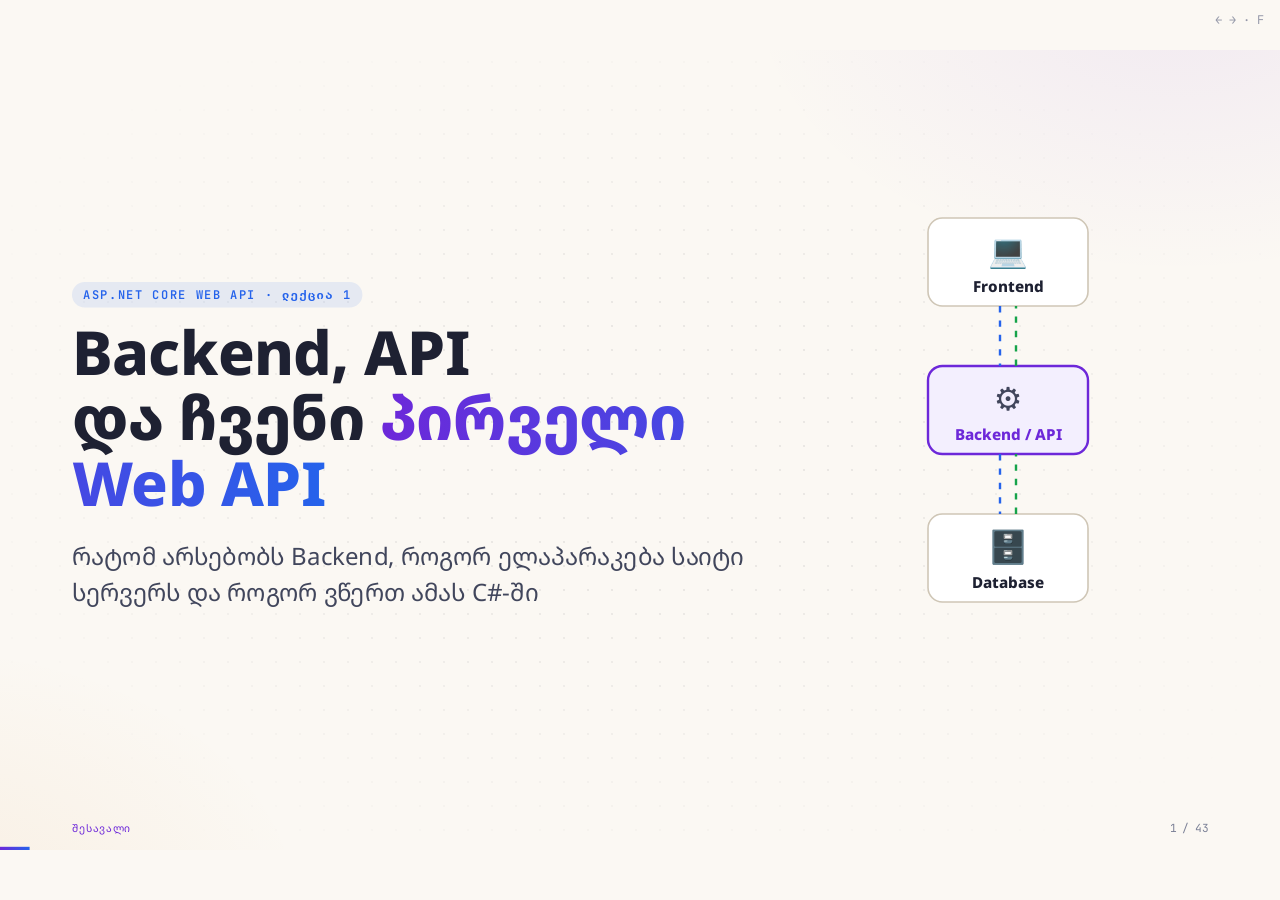
<file: index.html>
<!doctype html>
<html lang="ka"><head><meta charset="utf-8"><meta name="viewport" content="width=device-width,initial-scale=1">
<title>ლექცია 1 — Backend, API, REST და პირველი Web API</title>
<link rel="preconnect" href="https://fonts.googleapis.com"><link rel="preconnect" href="https://fonts.gstatic.com" crossorigin>
<link href="https://fonts.googleapis.com/css2?family=Noto+Sans+Georgian:wght@400;600;700;800&family=JetBrains+Mono:wght@400;600;700;800&display=swap" rel="stylesheet">
<style>:root{
  --bg:#0a0c16; --bg2:#11142a; --bg3:#171b36; --card:#151935; --line:#272c52; --line2:#353b6b;
  --ink:#eceefb; --ink2:#c3c7e6; --muted:#8a90b8;
  --net:#8b6cff; --net2:#512bd4;
  --asp:#f5a524; --wf:#3b82f6; --mvc:#22c55e; --core:#a78bfa; --api:#22d3ee; --red:#f43f5e; --pink:#ec4899; --yel:#facc15;
  --font:"Noto Sans Georgian","FiraGO","BPG Arial","Sylfaen","DejaVu Sans",system-ui,sans-serif;
  --mono:"JetBrains Mono","Cascadia Code","Fira Code",ui-monospace,"DejaVu Sans Mono",monospace;
  --ease:cubic-bezier(.2,.8,.2,1);
}
*{box-sizing:border-box;margin:0;padding:0}
html,body{height:100%;background:var(--bg);overflow:hidden}
body{font-family:var(--font);color:var(--ink);-webkit-font-smoothing:antialiased}

/* ---------- stage ---------- */
#stage{position:fixed;inset:0;overflow:hidden;background:var(--bg)}
#deck{position:absolute;left:50%;top:50%;width:1600px;height:var(--h,900px);transform:translate(-50%,-50%) scale(var(--s,1));transform-origin:center;
  background:radial-gradient(1200px 700px at 85% -10%,rgba(139,108,255,.16),transparent 60%),
             radial-gradient(900px 600px at -10% 110%,rgba(34,211,238,.08),transparent 60%),var(--bg);
  overflow:hidden}
#deck::before{content:"";position:absolute;inset:0;pointer-events:none;
  background-image:linear-gradient(rgba(255,255,255,.025) 1px,transparent 1px),linear-gradient(90deg,rgba(255,255,255,.025) 1px,transparent 1px);
  background-size:40px 40px;mask-image:radial-gradient(ellipse at center,#000 30%,transparent 80%)}

.slide{position:absolute;inset:0;padding:calc(70px + (var(--h,900px) - 900px) / 2) 90px calc(80px + (var(--h,900px) - 900px) / 2);opacity:0;visibility:hidden;
  transform:translateX(40px) scale(.985);transition:opacity .55s var(--ease),transform .65s var(--ease),visibility 0s .6s}
.slide.active{opacity:1;visibility:visible;transform:none;transition:opacity .55s var(--ease),transform .65s var(--ease),visibility 0s}
.slide.past{transform:translateX(-40px) scale(.985)}

/* chrome */
#hud{position:absolute;left:0;right:0;bottom:0;height:56px;display:flex;align-items:center;gap:18px;padding:0 90px;
  color:var(--muted);font-size:15px;z-index:20;pointer-events:none}
#hud .sec{letter-spacing:.06em;text-transform:uppercase;font-size:13px;color:var(--core)}
#hud .num{margin-left:auto;font-family:var(--mono);font-size:14px}
#hud .dots{font-family:var(--mono);font-size:13px;color:var(--line2);letter-spacing:2px}
#hud .dots b{color:var(--api);font-weight:400}
#bar{position:absolute;left:0;bottom:0;height:4px;background:linear-gradient(90deg,var(--net),var(--api));width:0;transition:width .5s var(--ease);z-index:21}
#notes{position:fixed;left:0;right:0;bottom:0;max-height:34vh;overflow:auto;background:rgba(10,12,22,.97);border-top:2px solid var(--net);
  color:var(--ink2);font-size:17px;line-height:1.6;padding:16px 28px;transform:translateY(100%);transition:transform .3s var(--ease);z-index:50}
#notes.open{transform:none}
#notes h6{font-size:12px;letter-spacing:.12em;text-transform:uppercase;color:var(--net);margin-bottom:6px}
#help{position:fixed;right:16px;top:12px;color:#8a90b8;font:12px var(--mono);z-index:40;opacity:.8;transition:opacity 1s;pointer-events:none}
#help.hide{opacity:0}
#overview{position:fixed;inset:0;background:rgba(5,6,12,.96);z-index:60;display:none;overflow:auto;padding:30px;
  grid-template-columns:repeat(auto-fill,minmax(260px,1fr));gap:14px}
#overview.open{display:grid}
#overview button{all:unset;cursor:pointer;background:var(--bg2);border:1px solid var(--line);border-radius:10px;padding:14px;color:var(--ink2);font-size:14px;line-height:1.35;min-height:84px}
#overview button:hover,#overview button.cur{border-color:var(--net);color:#fff}
#overview button small{display:block;color:var(--muted);font:12px var(--mono);margin-bottom:6px}

/* ---------- typography ---------- */
.kicker{font:600 15px var(--mono);letter-spacing:.18em;text-transform:uppercase;color:var(--api);margin-bottom:14px}
h1{font-size:76px;line-height:1.08;font-weight:800;letter-spacing:-.01em}
h2{font-size:50px;line-height:1.15;font-weight:800;margin-bottom:30px}
h3{font-size:28px;font-weight:700;margin-bottom:12px}
p,li{font-size:25px;line-height:1.55;color:var(--ink2)}
.lead{font-size:30px;line-height:1.5;color:var(--ink2);max-width:1250px}
.small{font-size:19px} .tiny{font-size:15px;color:var(--muted)}
.muted{color:var(--muted)}
b,strong{color:var(--ink);font-weight:700}
.grad{background:linear-gradient(90deg,var(--net),var(--api));-webkit-background-clip:text;background-clip:text;color:transparent}
code.i{font-family:var(--mono);font-size:.86em;background:rgba(139,108,255,.14);color:#d8ccff;padding:2px 8px;border-radius:6px}
ul.clean{list-style:none} ul.clean li{position:relative;padding-left:34px;margin:10px 0}
ul.clean li::before{content:"";position:absolute;left:4px;top:.62em;width:12px;height:12px;border-radius:3px;background:var(--net);transform:rotate(45deg)}
.c-asp{color:var(--asp)} .c-wf{color:var(--wf)} .c-mvc{color:var(--mvc)} .c-core{color:var(--core)} .c-api{color:var(--api)} .c-red{color:var(--red)} .c-net{color:var(--net)} .c-yel{color:var(--yel)} .c-pink{color:var(--pink)}

/* ---------- layout ---------- */
.row{display:flex;gap:36px} .col{display:flex;flex-direction:column;gap:18px}
.grid2{display:grid;grid-template-columns:1fr 1fr;gap:36px}
.grid3{display:grid;grid-template-columns:repeat(3,1fr);gap:26px}
.grid4{display:grid;grid-template-columns:repeat(4,1fr);gap:22px}
.center{display:flex;flex-direction:column;justify-content:center;align-items:center;text-align:center;height:100%}
.vcenter{display:flex;flex-direction:column;justify-content:center;height:100%}
.f1{flex:1} .mt{margin-top:28px} .mt2{margin-top:50px} .mb{margin-bottom:24px}
.abs{position:absolute}

.card{background:linear-gradient(180deg,var(--card),rgba(21,25,53,.6));border:1px solid var(--line);border-radius:18px;padding:26px 28px;position:relative}
.card h3{display:flex;align-items:center;gap:12px}
.card p,.card li{font-size:21px}
.card.accent{border-color:color-mix(in srgb,var(--a,var(--net)) 55%,transparent);box-shadow:0 0 0 1px color-mix(in srgb,var(--a,var(--net)) 20%,transparent),0 20px 60px -30px var(--a,var(--net))}
.card .ico{width:46px;height:46px;border-radius:12px;display:grid;place-items:center;font-size:24px;background:color-mix(in srgb,var(--a,var(--net)) 18%,transparent);color:var(--a,var(--net));flex:none}
.pill{display:inline-flex;align-items:center;gap:8px;font:600 15px var(--mono);padding:6px 14px;border-radius:99px;border:1px solid var(--line2);color:var(--ink2);background:var(--bg2)}
.pill.on{border-color:var(--a,var(--net));color:var(--a,var(--net));background:color-mix(in srgb,var(--a,var(--net)) 12%,transparent)}
.tag{font:700 13px var(--mono);letter-spacing:.08em;text-transform:uppercase;padding:4px 10px;border-radius:6px;background:color-mix(in srgb,var(--a,var(--net)) 20%,transparent);color:var(--a,var(--net))}
.good{--a:var(--mvc)} .bad{--a:var(--red)} .warn{--a:var(--asp)}
.pro li::before{background:var(--mvc)!important} .con li::before{background:var(--red)!important}

table.t{width:100%;border-collapse:separate;border-spacing:0;font-size:20px;border:1px solid var(--line);border-radius:14px;overflow:hidden}
table.t th,table.t td{padding:14px 18px;text-align:left;border-bottom:1px solid var(--line);color:var(--ink2);vertical-align:top}
table.t th{background:var(--bg3);color:var(--ink);font-size:17px;letter-spacing:.03em}
table.t tr:last-child td{border-bottom:0}
table.t td:first-child{color:var(--ink);font-weight:700}

/* ---------- code ---------- */
.code{position:relative;background:#0d1024;border:1px solid var(--line);border-radius:14px;padding:20px 0 20px;font:17.5px/1.62 var(--mono);color:#d6dbff;overflow:hidden}
.code .ttl{position:absolute;top:0;right:0;font:12px var(--mono);color:var(--muted);padding:6px 14px;background:var(--bg3);border-bottom-left-radius:10px;letter-spacing:.06em}
.code .ln{display:block;padding:0 24px;white-space:pre;transition:opacity .35s,background .35s}
.code .ln.hl{background:rgba(139,108,255,.14);box-shadow:inset 3px 0 0 var(--net)}
.code .ln.dim{opacity:.28}
.code.big{font-size:20px}
.code.sm{font-size:15.5px;line-height:1.55}
.code.xs{font-size:14px;line-height:1.5}
/* pygments tokens */
.code .k,.code .kd,.code .kn,.code .kr,.code .kc{color:#c792ea}
.code .kt{color:#82aaff}
.code .s,.code .s1,.code .s2,.code .sa,.code .se,.code .si,.code .sd{color:#c3e88d}
.code .c,.code .c1,.code .cm,.code .cp,.code .ch{color:#6b7299;font-style:italic}
.code .m,.code .mi,.code .mf,.code .mh{color:#f78c6c}
.code .nf,.code .fm{color:#82aaff}
.code .nc,.code .nn,.code .nt{color:#ffcb6b}
.code .na{color:#c792ea} .code .nb{color:#89ddff}
.code .o,.code .p{color:#89ddff}
.code .nv,.code .nx{color:#d6dbff}
.code .err{color:inherit;background:none}
.code .gp{color:var(--mvc)} .code .go{color:#9aa0c3}
.code .nd{color:#ffcb6b}
.code .asp-delim{color:#f5a524;font-weight:700;background:rgba(245,165,36,.12)}

/* terminal */
.term{background:#07080f;border:1px solid var(--line);border-radius:14px;overflow:hidden;font:20px/1.7 var(--mono)}
.term .bar{height:36px;background:#141729;display:flex;align-items:center;gap:8px;padding:0 14px}
.term .bar i{width:12px;height:12px;border-radius:50%;background:#ff5f57}.term .bar i:nth-child(2){background:#febc2e}.term .bar i:nth-child(3){background:#28c840}
.term .bar span{margin-left:12px;color:var(--muted);font-size:13px}
.term .body{padding:18px 22px;color:#cfd3f0}
.term .cmd::before{content:"$ ";color:var(--mvc)}
.term .out{color:var(--muted)}
.typing{display:inline-block;overflow:hidden;white-space:nowrap;vertical-align:bottom;width:0;border-right:2px solid transparent}
.shown .typing,.typing.shown{animation:type var(--t,1.4s) steps(var(--n,30)) forwards,caret .8s step-end 3}
@keyframes type{to{width:calc(var(--n,30) * 1ch)}}
@keyframes caret{50%{border-color:var(--api)}}

/* ---------- steps & animations ---------- */
.step{opacity:0;transform:translateY(22px);transition:opacity .5s var(--ease),transform .6s var(--ease),filter .5s}
.step.shown{opacity:1;transform:none}
.step.fade{transform:none}
.step.left{transform:translateX(-40px)} .step.right{transform:translateX(40px)}
.step.zoom{transform:scale(.8)} .step.drop{transform:translateY(-40px)}
.step.left.shown,.step.right.shown,.step.zoom.shown,.step.drop.shown{transform:none}
svg .step{transform:none;transform-box:fill-box}
.trigger{}
.gone-after.shown{} /* hook */
.dim-on.shown{opacity:.25!important}

.in{opacity:0;animation:none}
.active .in{animation:inUp .8s var(--ease) forwards;animation-delay:var(--d,0s)}
.active .in.fade{animation-name:inFade} .active .in.zoom{animation-name:inZoom} .active .in.left{animation-name:inLeft}
@keyframes inUp{from{opacity:0;transform:translateY(26px)}to{opacity:1;transform:none}}
@keyframes inFade{from{opacity:0}to{opacity:1}}
@keyframes inZoom{from{opacity:0;transform:scale(.7)}to{opacity:1;transform:none}}
@keyframes inLeft{from{opacity:0;transform:translateX(-50px)}to{opacity:1;transform:none}}

/* svg drawing */
.draw path,.draw line,.draw polyline,path.draw,line.draw{stroke-dasharray:var(--len,1200);stroke-dashoffset:var(--len,1200);transition:stroke-dashoffset 1.3s var(--ease)}
.shown.draw path,.shown.draw line,.shown.draw polyline,path.draw.shown,line.draw.shown,.active .autodraw path,.active path.autodraw{stroke-dashoffset:0}
.autodraw path,path.autodraw{stroke-dasharray:var(--len,1200);stroke-dashoffset:var(--len,1200);transition:stroke-dashoffset 1.6s var(--ease) var(--d,0s)}
.flow{stroke-dasharray:8 10;animation:flow 1s linear infinite}
@keyframes flow{to{stroke-dashoffset:-36}}
.pulse{animation:pulse 2s ease-in-out infinite}
@keyframes pulse{50%{opacity:.45}}
.float{animation:float 4s ease-in-out infinite}
@keyframes float{50%{transform:translateY(-10px)}}
.spin{animation:spin 8s linear infinite;transform-box:fill-box;transform-origin:center}
@keyframes spin{to{transform:rotate(360deg)}}
.shake.shown{animation:shake .5s 2}
@keyframes shake{25%{transform:translateX(-8px)}75%{transform:translateX(8px)}}

/* svg text */
svg text{font-family:var(--font);fill:var(--ink2)}
svg .mono{font-family:var(--mono)}
svg .box{fill:var(--card);stroke:var(--line2);stroke-width:2}
svg .td{fill:#06070d;font-weight:700} svg .tw{fill:var(--ink)} svg .tm{fill:var(--muted)} svg .ta{fill:var(--api)} svg .tr{fill:var(--red)}
svg .tg{fill:var(--mvc)} svg .to{fill:var(--asp)} svg .tb{fill:var(--wf)} svg .tp{fill:var(--core)} svg .tn{fill:var(--net)} svg .ty{fill:var(--yel)}
svg .b{font-weight:800}
.chain .lc{transition:none}
.chain.shown .lc{animation:lit .5s var(--ease) forwards;animation-delay:calc(var(--i) * .45s)}
@keyframes lit{from{fill:var(--card);stroke:var(--line2)}to{fill:color-mix(in srgb,var(--a,var(--net)) 30%,var(--card));stroke:var(--a,var(--net))}}
.chain .lct{opacity:.35}
.chain.shown .lct{animation:litT .5s forwards;animation-delay:calc(var(--i) * .45s)}
@keyframes litT{to{opacity:1}}
.problem{display:inline-block;background:rgba(244,63,94,.1);border:1px solid rgba(244,63,94,.45);color:#ffc2cd;border-radius:12px;padding:12px 20px;font-size:21px}
.problem::before{content:"⚠";color:var(--red);font-size:22px;margin-right:10px}
.solve{display:inline-block;background:rgba(34,197,94,.1);border:1px solid rgba(34,197,94,.45);color:#c8f7d6;border-radius:12px;padding:12px 20px;font-size:21px}
.solve::before{content:"✓";color:var(--mvc);font-size:22px;font-weight:800;margin-right:10px}
.year{font:800 120px/1 var(--mono);color:transparent;-webkit-text-stroke:2px color-mix(in srgb,var(--a,var(--net)) 60%,transparent);position:absolute;right:80px;top:40px;opacity:.6}

/* section divider */
.divider .big-num{font:800 260px/1 var(--mono);position:absolute;right:70px;bottom:40px;color:transparent;-webkit-text-stroke:2px rgba(139,108,255,.25)}
.divider h1{font-size:92px}

/* quiz */
.qa{display:grid;grid-template-columns:60px 1fr;gap:8px 18px;align-items:start;margin-bottom:30px}
.qa .n{font:800 26px var(--mono);color:var(--net)}
.qa .q{font-size:27px;color:var(--ink)}
.qa .a{grid-column:2;font-size:22px;color:var(--mvc);border-left:3px solid var(--mvc);padding-left:14px}

/* timeline */
.tl{position:relative;height:100%}
.era{border-radius:14px;padding:16px 18px;border:1px solid color-mix(in srgb,var(--a) 50%,transparent);background:color-mix(in srgb,var(--a) 9%,var(--bg2))}
.era .y{font:700 16px var(--mono);color:var(--a)}
.era .n{font-size:22px;font-weight:800;color:var(--ink);margin:4px 0}
.era .d{font-size:16px;color:var(--ink2);line-height:1.4}

.callout{border-left:4px solid var(--a,var(--net));background:color-mix(in srgb,var(--a,var(--net)) 9%,transparent);padding:16px 22px;border-radius:0 12px 12px 0;font-size:22px;color:var(--ink2)}
.callout b{color:var(--a,var(--net))}
.chip{display:inline-block;padding:3px 10px;border-radius:8px;font:600 16px var(--mono);background:var(--bg3);border:1px solid var(--line2);color:var(--ink2);margin:3px}

@media print{
  html,body{overflow:visible;background:#fff}
  #stage{position:static;display:block}#deck{transform:none!important;box-shadow:none}
  #hud,#bar,#help,#notes{display:none}
}

.shown path.draw,.shown line.draw,.shown polyline.draw{stroke-dashoffset:0}

.grid2>*,.grid3>*,.grid4>*{min-width:0}
.cmp{padding:14px 22px!important}.cmp h3{font-size:22px;margin-bottom:4px}.cmp p{font-size:18px}
.active .typing.auto{animation:type var(--t,1.4s) steps(var(--n,30)) forwards,caret .8s step-end 3}
.gone{opacity:0!important;transition:opacity .6s var(--ease)!important}
.hl-row{transition:all .4s}
.big-emoji{font-size:64px;line-height:1}
.method-card{display:flex;align-items:center;gap:16px;padding:18px 22px;border-radius:16px;border:1px solid color-mix(in srgb,var(--a) 55%,transparent);background:color-mix(in srgb,var(--a) 10%,var(--bg2))}
.method-card .m{font:800 26px var(--mono);color:var(--a);min-width:120px}
.method-card .t{font-size:22px;color:var(--ink2)}
.verb{font:800 64px var(--mono);color:var(--a)}
#notes{max-height:46vh;font-size:19px;line-height:1.55}
#notes .nl{padding:3px 10px;border-radius:6px;margin:2px 0}
#notes .say{color:#e6e8f7}
#notes .cue{color:#9aa0c3}
#notes .cue .ck{display:inline-block;min-width:54px;font:700 15px var(--mono);color:#22d3ee}
#notes .cue.done{opacity:.4}
#notes .cue.next{background:rgba(34,211,238,.14);color:#fff;box-shadow:inset 3px 0 0 #22d3ee}
#notes .q{color:#facc15}
#notes .t{color:#a78bfa;font:600 15px var(--mono)}
#notes .imp{color:#22c55e;font-weight:700}
#notes .dir{color:#8a90b8;font-style:italic;font-size:16px}
body.presenter #stage,body.presenter #help,body.presenter #notes,body.presenter #overview{display:none!important}
body.presenter{overflow:auto;background:#0a0c16}
#presenter{display:flex;flex-direction:column;height:100vh;font-family:var(--font);color:var(--ink)}
#presenter .p-head{display:flex;gap:24px;align-items:center;padding:14px 26px;background:#151935;border-bottom:2px solid var(--net);font-size:20px;font-weight:700}
#presenter .p-steps{color:var(--api);font:600 16px var(--mono)}
#presenter .p-clock{margin-left:auto;color:var(--core);font:700 20px var(--mono)}
#presenter .p-notes{flex:1;overflow:auto;padding:18px 30px;font-size:23px;line-height:1.55}
#presenter .nl{padding:5px 12px;border-radius:8px;margin:3px 0}
#presenter .say{color:#e6e8f7}
#presenter .cue{color:#9aa0c3;font-size:19px}
#presenter .cue .ck{display:inline-block;min-width:60px;font:700 16px var(--mono);color:#22d3ee}
#presenter .cue.done{opacity:.35}
#presenter .cue.next{background:rgba(34,211,238,.16);color:#fff;box-shadow:inset 4px 0 0 #22d3ee;font-size:22px}
#presenter .q{color:#facc15}
#presenter .t{color:#a78bfa;font:600 17px var(--mono)}
#presenter .imp{color:#22c55e;font-weight:700}
#presenter .dir{color:#8a90b8;font-style:italic;font-size:18px}
#presenter .p-foot{display:flex;gap:20px;padding:10px 26px;background:#11142a;color:var(--muted);font-size:16px}
#presenter .p-help{margin-left:auto;font-size:13px}

/* ===== Light "warm paper" theme =====
   Semantic colours (constant across the whole deck):
   Frontend = pink · Backend/API = violet · Database = amber
   Request = blue · Response/success = green · Error = red
   Methods: GET green · POST amber · PUT blue · PATCH teal · DELETE red */
:root{
  --bg:#fbf8f3; --bg2:#f4efe6; --bg3:#efe8dc; --card:#ffffff; --line:#e6dfd2; --line2:#cfc6b6;
  --ink:#1e2132; --ink2:#41465c; --muted:#7b8096;
  --net:#6d28d9; --net2:#5b21b6;
  --asp:#d97706; --wf:#2563eb; --mvc:#16a34a; --core:#0d9488; --api:#2563eb; --red:#dc2626; --pink:#db2777; --yel:#ca8a04;
  --shadow:0 1px 2px rgba(30,33,50,.05),0 10px 28px -14px rgba(30,33,50,.18);
}

/* stage */
#deck{background:
  radial-gradient(900px 600px at 92% -8%,rgba(109,40,217,.07),transparent 60%),
  radial-gradient(800px 560px at -6% 108%,rgba(217,119,6,.07),transparent 60%),
  var(--bg)}
#deck::before{background-image:radial-gradient(rgba(30,33,50,.075) 1.3px,transparent 1.4px);background-size:30px 30px;
  mask-image:radial-gradient(ellipse at center,#000 25%,transparent 85%)}

/* chrome */
#hud .sec{color:var(--net)}
#hud .dots{color:var(--line2)} #hud .dots b{color:var(--net)}
#help{color:var(--muted)}
#overview{background:rgba(251,248,243,.97)}
#overview button{background:#fff;color:var(--ink2);box-shadow:var(--shadow)}
#overview button:hover,#overview button.cur{color:var(--ink)}

/* typography */
.kicker{display:inline-block;width:fit-content;align-self:flex-start;letter-spacing:.12em;padding:6px 14px;border-radius:99px;background:color-mix(in srgb,currentColor 10%,transparent)}
code.i{background:rgba(109,40,217,.08);color:#5b21b6}
ul.clean li::before{border-radius:4px}

/* cards */
.card{background:#fff;border:1px solid var(--line);box-shadow:var(--shadow)}
.card.accent{border-color:color-mix(in srgb,var(--a,var(--net)) 30%,var(--line));border-top:5px solid var(--a,var(--net));
  box-shadow:0 1px 2px rgba(30,33,50,.05),0 16px 34px -18px color-mix(in srgb,var(--a,var(--net)) 55%,transparent)}
.card .ico{background:color-mix(in srgb,var(--a,var(--net)) 12%,#fff)}
.pill{background:#fff;border-color:var(--line2)}
.pill.on{background:color-mix(in srgb,var(--a,var(--net)) 10%,#fff);border-color:color-mix(in srgb,var(--a,var(--net)) 55%,#fff)}
.tag{background:color-mix(in srgb,var(--a,var(--net)) 14%,#fff)}
.chip{background:#fff;border-color:var(--line2)}
table.t{background:#fff;box-shadow:var(--shadow)}
table.t th{background:var(--bg2)}
.method-card{background:color-mix(in srgb,var(--a) 7%,#fff);border-color:color-mix(in srgb,var(--a) 40%,#fff);box-shadow:var(--shadow)}
.callout{background:color-mix(in srgb,var(--a,var(--net)) 7%,#fff)}
.era{background:color-mix(in srgb,var(--a) 7%,#fff)}

/* status boxes */
.problem{background:#fef2f2;border-color:#fca5a5;color:#991b1b}
.solve{background:#f0fdf4;border-color:#86efac;color:#166534}
.divider .big-num{-webkit-text-stroke:2px rgba(109,40,217,.16)}
.year{opacity:.45}

/* code — light editor look; terminal stays dark like a real terminal */
.code{background:#fff;color:var(--ink);border-color:var(--line);box-shadow:var(--shadow)}
.code .ttl{background:var(--bg2);color:var(--muted)}
.code .ln.hl{background:rgba(109,40,217,.07);box-shadow:inset 3px 0 0 var(--net)}
.code .ln.dim{opacity:.42}
.code .k,.code .kd,.code .kn,.code .kr,.code .kc{color:#7c3aed}
.code .kt{color:#2563eb}
.code .s,.code .s1,.code .s2,.code .sa,.code .se,.code .si,.code .sd{color:#15803d}
.code .c,.code .c1,.code .cm,.code .cp,.code .ch{color:#8b8fa3}
.code .m,.code .mi,.code .mf,.code .mh{color:#c2410c}
.code .nf,.code .fm{color:#1d4ed8}
.code .nc,.code .nn,.code .nt,.code .nd{color:#b45309}
.code .na{color:#7c3aed} .code .nb{color:#0e7490}
.code .o,.code .p{color:#64748b}
.code .nv,.code .nx{color:var(--ink)}
.code .go{color:#64748b}
.term{border-color:#2a2e45;box-shadow:var(--shadow)}

/* svg */
svg .box{fill:#fff;stroke:var(--line2)}
svg .td{fill:#fff}

/* lecturer notes panel + presenter window stay dark (laptop only) */
#notes{color:#c3c7e6}
#presenter{color:#e6e8f7}
#presenter .p-steps{color:#22d3ee}
#presenter .p-clock{color:#a78bfa}
#presenter .p-foot{color:#8a90b8}

.slide .notes{display:none}</style></head>
<body>
<div id="stage"><div id="deck">
<!-- =========================================================
     ლექცია 1 — Backend · API · საიტის მუშაობა · REST · .NET · პრაქტიკა
     ========================================================= -->

<!-- 1. TITLE -->
<section class="slide" data-section="შესავალი">
  <div class="vcenter" style="max-width:900px">
    <div class="kicker in">ASP.NET Core Web API · ლექცია 1</div>
    <h1 class="in" style="--d:.15s">Backend, API<br>და ჩვენი <span class="grad">პირველი Web API</span></h1>
    <p class="lead in mt" style="--d:.35s">რატომ არსებობს Backend, როგორ ელაპარაკება საიტი სერვერს და როგორ ვწერთ ამას C#-ში</p>
  </div>
  <div class="abs" style="right:110px;top:200px">
    <svg viewBox="0 0 460 500" width="460" height="500">
      <g class="in" style="--d:.5s"><rect x="130" y="10" width="200" height="110" rx="18" class="box"/><text x="230" y="65" text-anchor="middle" font-size="40">💻</text><text x="230" y="102" text-anchor="middle" class="tw b" font-size="19">Frontend</text></g>
      <g class="in" style="--d:.8s"><rect x="130" y="195" width="200" height="110" rx="18" fill="#f3effe" stroke="#6d28d9" stroke-width="3"/><text x="230" y="250" text-anchor="middle" font-size="40">⚙️</text><text x="230" y="287" text-anchor="middle" class="tn b" font-size="19">Backend / API</text></g>
      <g class="in" style="--d:1.1s"><rect x="130" y="380" width="200" height="110" rx="18" class="box"/><text x="230" y="435" text-anchor="middle" font-size="40">🗄️</text><text x="230" y="472" text-anchor="middle" class="tw b" font-size="19">Database</text></g>
      <g class="in fade" style="--d:1.3s"><path d="M220 120 V195" stroke="#2563eb" stroke-width="3" class="flow"/><path d="M240 195 V120" stroke="#16a34a" stroke-width="3" class="flow"/><path d="M220 305 V380" stroke="#2563eb" stroke-width="3" class="flow"/><path d="M240 380 V305" stroke="#16a34a" stroke-width="3" class="flow"/></g>
    </svg>
  </div>
  <aside class="notes" data-cues="0"><div class="nl t">⏱ 0:00 · 2 წთ</div><div class="nl dir">სლაიდი ჯერ ღიაა, სანამ სტუდენტები სხდებიან. → არ დააჭირო.</div><div class="nl say">გამარჯობა! დღეს ჩვენი კურსის პირველი ლექციაა.</div><div class="nl say">ბოლოს თქვენი ხელით დაწერილი პირველი API გექნებათ — სერვერი, რომელსაც ნებისმიერი საიტი ან მობილური აპი შეიძლება მიუერთდეს.</div><div class="nl say">მაგრამ სანამ კოდს დავწერთ, უნდა გავიგოთ: რატომ? რატომ არსებობს Backend, რა არის API, როგორ ლაპარაკობს საიტი სერვერთან.</div><div class="nl say">მარჯვნივ ხედავთ დღევანდელ სურათს: Frontend, Backend და Database. ლექციის ბოლოს ამ სამი ყუთის ყოველი ისარი გასაგები იქნება.</div></aside>
</section>

<!-- 2. ROADMAP -->
<section class="slide">
  <div class="kicker">დღის გზა</div>
  <h2>6 გაჩერება</h2>
  <svg viewBox="0 0 1420 420" width="1420" height="420">
    <path class="autodraw" style="--d:.2s" d="M80 210 C250 60 380 360 560 210 S880 60 1000 210 S1260 360 1360 210" stroke="#cfc6b6" stroke-width="4" fill="none" stroke-dasharray="10 10"/>
    <g class="step zoom" style="transform-origin:80px 210px"><circle cx="80" cy="210" r="44" fill="#f3effe" stroke="#6d28d9" stroke-width="3"/><text x="80" y="226" text-anchor="middle" font-size="40">⚙️</text><text x="80" y="300" text-anchor="middle" class="tw b" font-size="21">Backend</text><text x="80" y="326" text-anchor="middle" class="tm" font-size="16">რა და რატომ</text></g>
    <g class="step zoom" style="transform-origin:330px 200px"><circle cx="330" cy="200" r="44" fill="#eaf2fe" stroke="#2563eb" stroke-width="3"/><text x="330" y="216" text-anchor="middle" font-size="40">🤝</text><text x="330" y="120" text-anchor="middle" class="tw b" font-size="21">API</text><text x="330" y="94" text-anchor="middle" class="tm" font-size="16">რა და რატომ</text></g>
    <g class="step zoom" style="transform-origin:560px 210px"><circle cx="560" cy="210" r="44" fill="#eaf8ef" stroke="#16a34a" stroke-width="3"/><text x="560" y="226" text-anchor="middle" font-size="40">🌐</text><text x="560" y="300" text-anchor="middle" class="tw b" font-size="21">როგორ მუშაობს საიტი</text><text x="560" y="326" text-anchor="middle" class="tm" font-size="16">Frontend ↔ Backend</text></g>
    <g class="step zoom" style="transform-origin:790px 150px"><circle cx="790" cy="140" r="44" fill="#fef5e4" stroke="#d97706" stroke-width="3"/><text x="790" y="156" text-anchor="middle" font-size="40">📮</text><text x="790" y="60" text-anchor="middle" class="tw b" font-size="21">REST</text><text x="790" y="36" text-anchor="middle" class="tm" font-size="16">5 მეთოდი</text></g>
    <g class="step zoom" style="transform-origin:1000px 210px"><circle cx="1000" cy="210" r="44" fill="#ede7fd" stroke="#6d28d9" stroke-width="3"/><text x="1000" y="226" text-anchor="middle" font-size="40">🟣</text><text x="1000" y="300" text-anchor="middle" class="tw b" font-size="21">.NET</text><text x="1000" y="326" text-anchor="middle" class="tm" font-size="16">პროექტის ტიპები</text></g>
    <g class="step zoom" style="transform-origin:1360px 210px"><circle cx="1360" cy="210" r="50" fill="#eaf2fe" stroke="#2563eb" stroke-width="4" class="pulse"/><text x="1360" y="228" text-anchor="middle" font-size="44">⌨️</text><text x="1360" y="300" text-anchor="middle" class="ta b" font-size="21">პრაქტიკა</text><text x="1360" y="326" text-anchor="middle" class="tm" font-size="16">Visual Studio</text></g>
  </svg>
  <aside class="notes" data-cues="6"><div class="nl t">⏱ 2 წთ</div><div class="nl say">დღეს ექვს გაჩერებას გავივლით. თითოეული წინაზე დგას — ერთიც რომ გამოტოვოთ, შემდეგი გაგიჭირდებათ.</div><div class="nl cue" data-c="1"><span class="ck">→ 1</span>Backend</div><div class="nl say">ჯერ — რა არის Backend და რატომ ვერ გავძლებთ მის გარეშე.</div><div class="nl cue" data-c="2"><span class="ck">→ 2</span>API</div><div class="nl say">შემდეგ — API: როგორ ელაპარაკება საიტი Backend-ს.</div><div class="nl cue" data-c="3"><span class="ck">→ 3</span>როგორ მუშაობს საიტი</div><div class="nl say">შემდეგ ავაწყობთ სრულ სურათს: რა ხდება, როცა ღილაკს აჭერ.</div><div class="nl cue" data-c="4"><span class="ck">→ 4</span>REST</div><div class="nl say">REST — წესები, რომლითაც API-ს ვაპროექტებთ, და ხუთი მეთოდი.</div><div class="nl cue" data-c="5"><span class="ck">→ 5</span>.NET</div><div class="nl say">.NET — რა ხელსაწყოები გვაქვს და რომელს ვირჩევთ.</div><div class="nl cue" data-c="6"><span class="ck">→ 6</span>პრაქტიკა</div><div class="nl say">და ბოლოს Visual Studio-ში დავწერთ ჩვენს პირველ API-ს.</div><div class="nl dir">შემდეგ სლაიდზე გადასვლა: ისევ →.</div></aside>
</section>

<!-- ============ PART 1: BACKEND ============ -->
<section class="slide divider" data-section="1 · Backend">
  <div class="vcenter">
    <div class="kicker in">ნაწილი 1</div>
    <h1 class="in" style="--d:.1s">რა არის <span class="grad">Backend?</span></h1>
    <p class="lead mt in" style="--d:.3s">და რატომ ვერ ავაწყობთ საიტს მის გარეშე</p>
  </div>
  <div class="big-num">01</div>
  <aside class="notes" data-cues="0"><div class="nl t">⏱ 0:04 · ნაწილი 1 (≈15 წთ)</div><div class="nl q">❓ დავიწყოთ კითხვით: რა გგონიათ, რას ნიშნავს „Backend“? ვინმემ თქვას თავისი სიტყვებით.</div><div class="nl dir">მოუსმინე 2-3 პასუხს, არ შეასწორო. „კარგი, ვნახოთ“ და →.</div></aside>
</section>

<!-- 4. ICEBERG -->
<section class="slide" data-section="1 · Backend">
  <div class="kicker">აისბერგი</div>
  <h2>რასაც ხედავ — და რასაც <span class="c-net">ვერ</span> ხედავ</h2>
  <svg viewBox="0 0 1420 640" width="1420" height="640" style="margin-top:-20px">
    <g class="in"><polygon points="560,40 700,10 860,60 900,180 520,180" fill="#dbeafe" opacity=".92"/><text x="710" y="120" text-anchor="middle" class="tw b" font-size="30">Frontend</text></g>
    <g class="in" style="--d:.2s"><rect x="0" y="180" width="1420" height="460" fill="rgba(37,99,235,.06)"/><path d="M0 180 Q 60 170 120 180 T 240 180 T 360 180 T 480 180 T 600 180 T 720 180 T 840 180 T 960 180 T 1080 180 T 1200 180 T 1320 180 T 1440 180" stroke="#2563eb" stroke-width="3" fill="none"/></g>
    <g class="step fade"><polygon points="520,180 900,180 1080,330 1020,520 760,620 440,560 330,380" fill="#ede7fd" stroke="#6d28d9" stroke-width="3"/>
      <text x="710" y="280" text-anchor="middle" class="tn b" font-size="38">Backend</text></g>
    <g class="step fade"><text x="930" y="80" class="tw" font-size="22">👆 ღილაკები, ფერები, ტექსტი, ფორმები</text></g>
    <g class="step fade" font-size="22">
      <text x="560" y="350" class="tw">🗄️ მონაცემების შენახვა</text>
      <text x="560" y="395" class="tw">📏 წესები და ლოგიკა</text>
      <text x="560" y="440" class="tw">🔐 ვინ ხარ და რა შეგიძლია</text>
      <text x="560" y="485" class="tw">💳 გადახდა, ფოსტა, SMS</text>
    </g>
  </svg>
  <aside class="notes" data-cues="3"><div class="nl t">⏱ 2 წთ</div><div class="nl say">საიტი აისბერგს ჰგავს. ზემოთ პატარა ნაწილია — ის, რასაც მომხმარებელი ხედავს. ეს არის Frontend.</div><div class="nl cue" data-c="1"><span class="ck">→ 1</span>Backend (წყლის ქვეშ)</div><div class="nl say">მაგრამ წყლის ქვეშ გაცილებით დიდი ნაწილია, რომელსაც ვერავინ ხედავს. ეს არის Backend.</div><div class="nl cue" data-c="2"><span class="ck">→ 2</span>ზედა ნაწილის აღწერა</div><div class="nl say">Frontend — ღილაკები, ფერები, ტექსტი, ფორმები. ლამაზი და ხილული.</div><div class="nl cue" data-c="3"><span class="ck">→ 3</span>Backend-ის საქმეები</div><div class="nl say">Backend კი ინახავს მონაცემებს, ამოწმებს წესებს, ამოწმებს ვინ ხარ და რისი უფლება გაქვს, და ელაპარაკება ბანკს, ფოსტას, SMS სერვისს.</div><div class="nl imp">მთავარი: რასაც ეკრანზე ხედავთ, ეს საიტის მხოლოდ პატარა ნაწილია.</div></aside>
</section>

<!-- 5. WITHOUT BACKEND -->
<section class="slide" data-section="1 · Backend">
  <div class="kicker">ექსპერიმენტი</div>
  <h2>ონლაინ მაღაზია <span class="c-red">Backend-ის გარეშე</span></h2>
  <div class="grid2">
    <div class="card" style="border-color:rgba(220,38,38,.4)"><h3 class="c-red">❌ მხოლოდ ბრაუზერი</h3>
      <svg viewBox="0 0 620 380" width="100%" height="380">
        <rect x="10" y="20" width="270" height="230" rx="14" class="box"/><text x="145" y="70" text-anchor="middle" font-size="34">👩 ანა</text>
        <text x="145" y="115" text-anchor="middle" class="tm" font-size="17">მარაგში: 1 ლეპტოპი</text>
        <rect x="340" y="20" width="270" height="230" rx="14" class="box"/><text x="475" y="70" text-anchor="middle" font-size="34">👨 გიორგი</text>
        <text x="475" y="115" text-anchor="middle" class="tm" font-size="17">მარაგში: 1 ლეპტოპი</text>
        <g class="step fade"><rect x="55" y="140" width="180" height="44" rx="10" fill="#16a34a"/><text x="145" y="169" text-anchor="middle" class="td" font-size="17">✓ ვიყიდე!</text></g>
        <g class="step fade" data-with><rect x="385" y="140" width="180" height="44" rx="10" fill="#16a34a"/><text x="475" y="169" text-anchor="middle" class="td" font-size="17">✓ ვიყიდე!</text></g>
        <g class="step fade"><text x="310" y="300" text-anchor="middle" class="tr b" font-size="22">😱 გაიყიდა 2 ლეპტოპი — მარაგში 1 იყო</text>
          <text x="310" y="340" text-anchor="middle" class="tm" font-size="17">თითოეულს თავისი „ასლი“ აქვს, საერთო არაფერია</text></g>
      </svg></div>
    <div class="card" style="border-color:rgba(22,163,74,.4)"><h3 class="c-mvc">✅ Backend-ით</h3>
      <svg viewBox="0 0 620 380" width="100%" height="380">
        <rect x="10" y="20" width="180" height="110" rx="14" class="box"/><text x="100" y="80" text-anchor="middle" font-size="30">👩 ანა</text>
        <rect x="430" y="20" width="180" height="110" rx="14" class="box"/><text x="520" y="80" text-anchor="middle" font-size="30">👨 გიორგი</text>
        <rect x="200" y="210" width="220" height="130" rx="16" fill="#f3effe" stroke="#6d28d9" stroke-width="3"/><text x="310" y="255" text-anchor="middle" class="tn b" font-size="20">⚙️ სერვერი</text>
        <text x="310" y="300" text-anchor="middle" class="tw mono step fade" font-size="20" id="stock1">მარაგი: 1</text>
        <g class="step fade"><path d="M100 130 C100 190 200 230 210 240" stroke="#2563eb" stroke-width="3" fill="none"/><text x="20" y="235" class="ta" font-size="16">① ვყიდულობ</text></g>
        <g class="trigger" data-hide="#stock1"></g>
        <g class="step fade" data-with><text x="310" y="300" text-anchor="middle" class="tr mono b" font-size="20">მარაგი: 0</text><text x="100" y="160" text-anchor="middle" class="tg b" font-size="17">✓ შენია!</text></g>
        <g class="step fade"><path d="M520 130 C520 190 420 230 410 240" stroke="#2563eb" stroke-width="3" fill="none"/><text x="500" y="235" class="ta" font-size="16">② ვყიდულობ</text>
          <text x="520" y="160" text-anchor="middle" class="tr b" font-size="16">✗ ამოიწურა</text></g>
      </svg></div>
  </div>
  <aside class="notes" data-cues="6"><div class="nl t">⏱ 4 წთ</div><div class="nl say">მოდით ექსპერიმენტი ჩავატაროთ. ავაწყოთ ონლაინ მაღაზია მხოლოდ ბრაუზერში, Backend-ის გარეშე.</div><div class="nl say">მარცხნივ: ანა და გიორგი, თითოეული საკუთარ კომპიუტერთან. ორივე ხედავს — მარაგში 1 ლეპტოპია.</div><div class="nl cue" data-c="1"><span class="ck">→ 1</span>ორივე აჭერს „ვიყიდე“</div><div class="nl say">ორივემ ერთდროულად დააჭირა „ვიყიდე“. და ორივეს ეუბნება — წარმატებით!</div><div class="nl cue" data-c="2"><span class="ck">→ 2</span>პრობლემა</div><div class="nl say">გაიყიდა ორი ლეპტოპი, მარაგში კი ერთი იყო. რატომ? იმიტომ, რომ ბრაუზერის კოდი თითოეულის კომპიუტერზე მუშაობს — ანას ბრაუზერმა არ იცის, რა ხდება გიორგისთან.</div><div class="nl q">❓ როგორ გამოვასწოროთ? ~ (სწორი პასუხი: საჭიროა ერთი საერთო ადგილი)</div><div class="nl cue" data-c="3"><span class="ck">→ 3</span>(მარჯვნივ) სერვერი — მარაგი: 1</div><div class="nl say">სწორედ. საჭიროა ერთი საერთო ადგილი ყველასთვის — სერვერი. მარაგი ახლა ინახება იქ, ერთ ადგილას.</div><div class="nl cue" data-c="4"><span class="ck">→ 4</span>ანა ყიდულობს</div><div class="nl say">ანა აგზავნის: ვყიდულობ.</div><div class="nl cue" data-c="5"><span class="ck">→ 5</span>მარაგი 0, ანას „შენია!“</div><div class="nl say">სერვერი ამოწმებს: მარაგი 1-ია, კარგი — ყიდის, მარაგი ხდება 0.</div><div class="nl cue" data-c="6"><span class="ck">→ 6</span>გიორგი — „ამოიწურა“</div><div class="nl say">გიორგი იგივეს აგზავნის, მაგრამ სერვერი ამოწმებს — მარაგი 0-ია, უარი.</div><div class="nl imp">Backend = ერთი საერთო ადგილი, სადაც მონაცემი და წესები ცხოვრობს.</div><div class="nl dir">ბონუსი (თუ დრო გაქვს): ბრაუზერში კოდს ნებისმიერი შეცვლის DevTools-ით — ფასსაც კი. ამიტომ წესებს ბრაუზერს ვერ ვანდობთ.</div></aside>
</section>

<!-- 6. BACKEND JOBS -->
<section class="slide" data-section="1 · Backend">
  <div class="kicker">Backend-ის სამუშაო</div>
  <h2>4 მთავარი მოვალეობა</h2>
  <div class="grid4" style="margin-top:40px">
    <div class="card accent step zoom" style="--a:var(--asp);text-align:center"><div class="big-emoji">🗄️</div><h3 class="mt" style="justify-content:center">ინახავს</h3><p>მონაცემებს — მომხმარებლები, პროდუქტები, შეკვეთები</p></div>
    <div class="card accent step zoom" style="--a:var(--net);text-align:center"><div class="big-emoji">📏</div><h3 class="mt" style="justify-content:center">ამოწმებს</h3><p>წესებს — „მარაგი 0-ზე ნაკლები ვერ იქნება“</p></div>
    <div class="card accent step zoom" style="--a:var(--red);text-align:center"><div class="big-emoji">🔐</div><h3 class="mt" style="justify-content:center">იცავს</h3><p>ვინ ხარ? რის უფლება გაქვს?</p></div>
    <div class="card accent step zoom" style="--a:var(--api);text-align:center"><div class="big-emoji">🔌</div><h3 class="mt" style="justify-content:center">აკავშირებს</h3><p>ბანკს, ფოსტას, SMS-ს, სხვა სერვისებს</p></div>
  </div>
  <div class="callout step mt2" style="--a:var(--net);font-size:26px">Backend = პროგრამა, რომელიც <b>სერვერზე</b> მუშაობს და ყველა მომხმარებლისთვის <b>ერთია</b>.</div>
  <aside class="notes" data-cues="5"><div class="nl t">⏱ 2 წთ</div><div class="nl say">შევაჯამოთ, რას აკეთებს Backend. ოთხი მთავარი საქმე:</div><div class="nl cue" data-c="1"><span class="ck">→ 1</span>ინახავს</div><div class="nl say">ინახავს მონაცემებს: მომხმარებლებს, პროდუქტებს, შეკვეთებს.</div><div class="nl cue" data-c="2"><span class="ck">→ 2</span>ამოწმებს</div><div class="nl say">ამოწმებს წესებს — მაგალითად, მარაგი უარყოფითი ვერ გახდება. ზუსტად ის, რაც წინა სლაიდზე ვნახეთ.</div><div class="nl cue" data-c="3"><span class="ck">→ 3</span>იცავს</div><div class="nl say">იცავს: ვინ ხარ? შეგიძლია ამის გაკეთება? მაგალითად, სხვისი შეკვეთა ვერ ნახო.</div><div class="nl cue" data-c="4"><span class="ck">→ 4</span>აკავშირებს</div><div class="nl say">აკავშირებს სხვა სერვისებთან: ბარათით გადახდა ბანკთან მიდის, დადასტურების კოდი SMS სერვისთან.</div><div class="nl cue" data-c="5"><span class="ck">→ 5</span>განმარტება</div><div class="nl imp">Backend არის პროგრამა, რომელიც სერვერზე მუშაობს და ყველა მომხმარებლისთვის ერთია.</div><div class="nl q">❓ მაგალითი: ბანკის აპში გადარიცხვას აკეთებთ — რომელ ოთხივეს აკეთებს აქ Backend?</div></aside>
</section>

<!-- 7. RESTAURANT -->
<section class="slide" data-section="1 · Backend">
  <div class="kicker">ანალოგია</div>
  <h2>საიტი = <span class="c-asp">რესტორანი</span> 🍽️</h2>
  <svg viewBox="0 0 1420 520" width="1420" height="520">
    <g class="step left"><rect x="10" y="60" width="380" height="330" rx="22" fill="#ffffff" stroke="#db2777" stroke-width="3"/><text x="200" y="160" text-anchor="middle" font-size="70">🪑</text><text x="200" y="240" text-anchor="middle" class="tw b" font-size="28">დარბაზი</text><text x="200" y="290" text-anchor="middle" font-size="24" style="fill:#db2777;font-weight:800">= Frontend</text><text x="200" y="330" text-anchor="middle" class="tm" font-size="17">ლამაზი, სტუმარი აქ ზის</text></g>
    <g class="step fade"><rect x="440" y="150" width="200" height="150" rx="22" fill="#eaf2fe" stroke="#2563eb" stroke-width="3" stroke-dasharray="8 6"/><text x="540" y="215" text-anchor="middle" font-size="54">🤵</text><text x="540" y="275" text-anchor="middle" class="ta b" font-size="22">მიმტანი = ?</text></g>
    <g class="step right"><rect x="690" y="60" width="380" height="330" rx="22" fill="#f3effe" stroke="#6d28d9" stroke-width="3"/><text x="880" y="160" text-anchor="middle" font-size="70">👨‍🍳</text><text x="880" y="240" text-anchor="middle" class="tw b" font-size="28">სამზარეულო</text><text x="880" y="290" text-anchor="middle" class="tn b" font-size="24">= Backend</text><text x="880" y="330" text-anchor="middle" class="tm" font-size="17">სტუმარი აქ ვერ შედის</text></g>
    <g class="step right"><rect x="1110" y="60" width="300" height="330" rx="22" fill="#fef5e4" stroke="#d97706" stroke-width="3"/><text x="1260" y="160" text-anchor="middle" font-size="70">🧊</text><text x="1260" y="240" text-anchor="middle" class="tw b" font-size="28">საწყობი</text><text x="1260" y="290" text-anchor="middle" class="to b" font-size="24">= Database</text><text x="1260" y="330" text-anchor="middle" class="tm" font-size="17">პროდუქტები ინახება</text></g>
    <g class="step fade"><text x="710" y="470" text-anchor="middle" class="tw" font-size="24">სტუმარი სამზარეულოში არ შედის. მაშ როგორ შეუკვეთოს? → <tspan class="ta b">ნაწილი 2</tspan></text></g>
  </svg>
  <aside class="notes" data-cues="5"><div class="nl t">⏱ 3 წთ</div><div class="nl say">ახლა ერთი ანალოგია, რომელსაც მთელი ლექციის განმავლობაში გამოვიყენებთ. საიტი = რესტორანი.</div><div class="nl cue" data-c="1"><span class="ck">→ 1</span>დარბაზი = Frontend</div><div class="nl say">დარბაზი — ლამაზი, მყუდრო. სტუმარი აქ ზის. ეს არის Frontend.</div><div class="nl cue" data-c="2"><span class="ck">→ 2</span>მიმტანი = ?</div><div class="nl say">ამ კითხვის ნიშანს ცოტა ხანში დავუბრუნდებით.</div><div class="nl cue" data-c="3"><span class="ck">→ 3</span>სამზარეულო = Backend</div><div class="nl say">სამზარეულო — სადაც რეალური საქმე კეთდება. სტუმარი აქ ვერ შევა. ეს არის Backend.</div><div class="nl cue" data-c="4"><span class="ck">→ 4</span>საწყობი = Database</div><div class="nl say">საწყობი — სადაც პროდუქტები ინახება. ეს არის ბაზა, რომელსაც ბაზების კურსიდან იცნობთ.</div><div class="nl cue" data-c="5"><span class="ck">→ 5</span>კითხვა</div><div class="nl imp">სტუმარი სამზარეულოში ვერ შედის. მაშ როგორ შეუკვეთოს?</div><div class="nl q">❓ ვინ აკავშირებს სტუმარს სამზარეულოსთან? ~ (მიმტანი) — ზუსტად, და ეს არის API.</div></aside>
</section>

<!-- ============ PART 2: API ============ -->
<section class="slide divider" data-section="2 · API">
  <div class="vcenter">
    <div class="kicker in">ნაწილი 2</div>
    <h1 class="in" style="--d:.1s">რა არის <span class="grad">API?</span></h1>
    <p class="lead mt in" style="--d:.3s">მიმტანი, რომელიც Frontend-სა და Backend-ს აკავშირებს</p>
  </div>
  <div class="big-num">02</div>
  <aside class="notes" data-cues="0"><div class="nl t">⏱ 0:19 · ნაწილი 2 (≈15 წთ)</div><div class="nl say">ასე რომ, მიმტანი არის API. ვნახოთ, რას აკეთებს.</div></aside>
</section>

<!-- 9. WAITER ANIMATION -->
<section class="slide" data-section="2 · API">
  <div class="kicker">API = მიმტანი</div>
  <h2>შეკვეთა მიდის — კერძი მოდის</h2>
  <svg viewBox="0 0 1420 470" width="1420" height="470">
    <g class="in"><rect x="10" y="120" width="290" height="220" rx="20" fill="#ffffff" stroke="#db2777" stroke-width="3"/><text x="155" y="210" text-anchor="middle" font-size="64">🙋</text><text x="155" y="280" text-anchor="middle" class="tw b" font-size="22">სტუმარი</text><text x="155" y="310" text-anchor="middle" font-size="17" style="fill:#db2777">Frontend</text></g>
    <g class="in" style="--d:.15s"><rect x="560" y="120" width="300" height="220" rx="20" fill="#eaf2fe" stroke="#2563eb" stroke-width="3"/><text x="710" y="210" text-anchor="middle" font-size="64">🤵</text><text x="710" y="280" text-anchor="middle" class="tw b" font-size="22">მიმტანი</text><text x="710" y="310" text-anchor="middle" class="ta b" font-size="17">API</text></g>
    <g class="in" style="--d:.3s"><rect x="1120" y="120" width="290" height="220" rx="20" fill="#f3effe" stroke="#6d28d9" stroke-width="3"/><text x="1265" y="210" text-anchor="middle" font-size="64">👨‍🍳</text><text x="1265" y="280" text-anchor="middle" class="tw b" font-size="22">სამზარეულო</text><text x="1265" y="310" text-anchor="middle" class="tn" font-size="17">Backend</text></g>
    <g class="step fade">
      <path d="M300 190 H560" stroke="#2563eb" stroke-width="3" class="flow"/><path d="M860 190 H1120" stroke="#2563eb" stroke-width="3" class="flow"/>
      <g><rect x="-80" y="-22" width="160" height="44" rx="10" fill="#2563eb"/><text x="0" y="8" text-anchor="middle" class="td" font-size="19">📝 ხაჭაპური</text>
        <animateMotion dur="2.4s" begin="indefinite" fill="freeze" path="M380 150 H1040"/></g>
      <text x="710" y="80" text-anchor="middle" class="ta" font-size="20">① მოთხოვნა (Request)</text>
    </g>
    <g class="step fade">
      <path d="M1120 280 H860" stroke="#16a34a" stroke-width="3" class="flow"/><path d="M560 280 H300" stroke="#16a34a" stroke-width="3" class="flow"/>
      <g><rect x="-80" y="-22" width="160" height="44" rx="10" fill="#16a34a"/><text x="0" y="8" text-anchor="middle" class="td" font-size="19">🍽️ კერძი</text>
        <animateMotion dur="2.4s" begin="indefinite" fill="freeze" path="M1040 380 H380"/></g>
      <text x="710" y="440" text-anchor="middle" class="tg" font-size="20">② პასუხი (Response)</text>
    </g>
  </svg>
  <div class="grid2 step">
    <div class="callout" style="--a:var(--api)">სტუმარმა <b>არ იცის</b>, როგორ მზადდება კერძი — და არც სჭირდება.</div>
    <div class="callout" style="--a:var(--asp)">სამზარეულო <b>არ იცნობს</b> სტუმარს — მხოლოდ შეკვეთას ხედავს.</div>
  </div>
  <aside class="notes" data-cues="3"><div class="nl t">⏱ 3 წთ</div><div class="nl say">სტუმარს ხაჭაპური უნდა.</div><div class="nl cue" data-c="1"><span class="ck">→ 1</span>შეკვეთა მიდის</div><div class="nl say">სტუმარი მიმტანს ეუბნება, მიმტანი შეკვეთას სამზარეულოში მიიტანს. ამას ჰქვია მოთხოვნა — Request.</div><div class="nl cue" data-c="2"><span class="ck">→ 2</span>კერძი ბრუნდება</div><div class="nl say">სამზარეულო ამზადებს, მიმტანი კერძს უკან მოიტანს. ეს არის პასუხი — Response.</div><div class="nl cue" data-c="3"><span class="ck">→ 3</span>ორი ბლოკი ქვემოთ</div><div class="nl imp">სტუმარმა არ იცის, როგორ მზადდება კერძი — და არც სჭირდება. სამზარეულო სტუმარს არ იცნობს — მხოლოდ შეკვეთას ხედავს.</div><div class="nl say">Frontend-საც არ აინტერესებს, რა ბაზაა ან რა ენაზეა Backend დაწერილი. მას მხოლოდ შეკვეთის გაგზავნა და პასუხის მიღება სჭირდება.</div></aside>
</section>

<!-- 10a. WAITER ROUTES ORDERS -->
<section class="slide" data-section="2 · API">
  <div class="kicker">მიმტანმა იცის, ვის მიუტანოს</div>
  <h2>ყოველ შეკვეთას — <span class="c-asp">თავისი მზარეული</span></h2>
  <svg viewBox="0 0 1420 560" width="1420" height="560">
    <g class="in"><rect x="20" y="170" width="250" height="220" rx="20" fill="#eaf2fe" stroke="#2563eb" stroke-width="3"/><text x="145" y="265" text-anchor="middle" font-size="64">🤵</text><text x="145" y="330" text-anchor="middle" class="tw b" font-size="22">მიმტანი</text><text x="145" y="360" text-anchor="middle" class="ta b" font-size="17">API</text></g>
    <g class="in" style="--d:.15s">
      <rect x="1000" y="20" width="400" height="140" rx="18" fill="#f3effe" stroke="#6d28d9" stroke-width="2"/><text x="1030" y="105" font-size="48">👩‍🍳</text><text x="1110" y="85" class="tw b" font-size="22">თონე</text><text x="1110" y="118" class="tm" font-size="17">აცხობს ხაჭაპურს</text>
      <rect x="1000" y="210" width="400" height="140" rx="18" fill="#f3effe" stroke="#6d28d9" stroke-width="2"/><text x="1030" y="295" font-size="48">👨‍🍳</text><text x="1110" y="275" class="tw b" font-size="22">ცივი კერძები</text><text x="1110" y="308" class="tm" font-size="17">ამზადებს სალათს</text>
      <rect x="1000" y="400" width="400" height="140" rx="18" fill="#f3effe" stroke="#6d28d9" stroke-width="2"/><text x="1030" y="485" font-size="48">💵</text><text x="1110" y="465" class="tw b" font-size="22">სალარო</text><text x="1110" y="498" class="tm" font-size="17">ითვლის ანგარიშს</text>
    </g>
    <g class="step fade">
      <path d="M270 230 C600 230 700 90 1000 90" stroke="#d97706" stroke-width="3" fill="none" class="flow"/>
      <g><rect x="-85" y="-20" width="170" height="40" rx="10" fill="#d97706"/><text x="0" y="7" text-anchor="middle" class="td" font-size="18">„ხაჭაპური“</text>
        <animateMotion dur="1.6s" begin="indefinite" fill="freeze" path="M360 230 C600 230 700 90 900 90"/></g>
    </g>
    <g class="step fade">
      <path d="M270 280 H1000" stroke="#16a34a" stroke-width="3" fill="none" class="flow"/>
      <g><rect x="-85" y="-20" width="170" height="40" rx="10" fill="#16a34a"/><text x="0" y="7" text-anchor="middle" class="td" font-size="18">„სალათი“</text>
        <animateMotion dur="1.6s" begin="indefinite" fill="freeze" path="M360 280 H900"/></g>
    </g>
    <g class="step fade">
      <path d="M270 330 C600 330 700 470 1000 470" stroke="#db2777" stroke-width="3" fill="none" class="flow"/>
      <g><rect x="-85" y="-20" width="170" height="40" rx="10" fill="#db2777"/><text x="0" y="7" text-anchor="middle" class="td" font-size="18">„ანგარიში“</text>
        <animateMotion dur="1.6s" begin="indefinite" fill="freeze" path="M360 330 C600 330 700 470 900 470"/></g>
    </g>
  </svg>
  <div class="callout step" style="--a:var(--api);font-size:24px">მიმტანი თვითონ არ ამზადებს — ის <b>სწორ ადგილას</b> მიაქვს შეკვეთა. API-შიც ასეა: ყოველ მოთხოვნას <b>თავისი ადგილი</b> აქვს.</div>
  <aside class="notes" data-cues="4"><div class="nl t">⏱ 3 წთ</div><div class="nl say">მაგრამ სტუმარი ერთ რამეს არ უკვეთავს. და სამზარეულოში ყველაფერს ერთი მზარეული არ აკეთებს.</div><div class="nl cue" data-c="1"><span class="ck">→ 1</span>„ხაჭაპური“ → თონე</div><div class="nl say">ხაჭაპურის შეკვეთა მიმტანს თონესთან მიაქვს.</div><div class="nl cue" data-c="2"><span class="ck">→ 2</span>„სალათი“ → ცივი კერძები</div><div class="nl say">სალათი — ცივი კერძების მზარეულთან.</div><div class="nl cue" data-c="3"><span class="ck">→ 3</span>„ანგარიში“ → სალარო</div><div class="nl say">ანგარიში — სალაროში, საერთოდ არა სამზარეულოში.</div><div class="nl cue" data-c="4"><span class="ck">→ 4</span>დასკვნა</div><div class="nl imp">მიმტანი თვითონ არაფერს ამზადებს. მან იცის: რომელი თხოვნა სად წაიღოს.</div><div class="nl say">API-შიც ასეა — ყოველ მოთხოვნას თავისი ადგილი აქვს. ვნახოთ, როგორ გამოიყურება ეს რეალურად.</div></aside>
</section>

<!-- 10b. API = MANY ENDPOINTS -->
<section class="slide" data-section="2 · API">
  <div class="kicker">Endpoint</div>
  <h2>API შედგება <span class="c-api">Endpoint</span>-ებისგან</h2>
  <svg viewBox="0 0 1420 520" width="1420" height="520">
    <text x="130" y="30" text-anchor="middle" class="tm b" font-size="18">Frontend</text>
    <text x="560" y="30" text-anchor="middle" class="ta b" font-size="18">API · Endpoint-ები</text>
    <text x="1150" y="30" text-anchor="middle" class="tn b" font-size="18">Backend · ფუნქციები</text>
    <g class="in"><rect x="20" y="170" width="220" height="180" rx="18" class="box"/><text x="130" y="260" text-anchor="middle" font-size="50">💻</text><text x="130" y="310" text-anchor="middle" class="tw b" font-size="19">საიტი</text></g>
    <g class="in" style="--d:.1s">
      <rect x="370" y="50" width="380" height="450" rx="20" fill="none" stroke="#2563eb" stroke-width="2" stroke-dasharray="8 6"/>
      <g class="mono" font-size="19">
        <rect x="395" y="75" width="330" height="80" rx="12" fill="#eaf2fe" stroke="#2563eb" stroke-width="2"/><text x="415" y="108" class="tg b">GET</text><text x="480" y="108" class="tw">/api/products</text><text x="415" y="138" class="tm" font-size="15">პროდუქტების სია</text>
        <rect x="395" y="175" width="330" height="80" rx="12" fill="#eaf2fe" stroke="#2563eb" stroke-width="2"/><text x="415" y="208" class="tg b">GET</text><text x="480" y="208" class="tw">/api/products/5</text><text x="415" y="238" class="tm" font-size="15">ერთი პროდუქტი</text>
        <rect x="395" y="275" width="330" height="80" rx="12" fill="#eaf2fe" stroke="#2563eb" stroke-width="2"/><text x="415" y="308" class="to b">POST</text><text x="490" y="308" class="tw">/api/orders</text><text x="415" y="338" class="tm" font-size="15">შეკვეთის გაკეთება</text>
        <rect x="395" y="375" width="330" height="80" rx="12" fill="#eaf2fe" stroke="#2563eb" stroke-width="2"/><text x="415" y="408" class="tg b">GET</text><text x="480" y="408" class="tw">/api/cart</text><text x="415" y="438" class="tm" font-size="15">ჩემი კალათა</text>
      </g>
    </g>
    <g class="in mono" style="--d:.2s" font-size="20">
      <rect x="960" y="75" width="380" height="80" rx="12" fill="#f3effe" stroke="#6d28d9" stroke-width="2"/><text x="985" y="122" class="tn">GetAllProducts()</text>
      <rect x="960" y="175" width="380" height="80" rx="12" fill="#f3effe" stroke="#6d28d9" stroke-width="2"/><text x="985" y="222" class="tn">GetProduct(id)</text>
      <rect x="960" y="275" width="380" height="80" rx="12" fill="#f3effe" stroke="#6d28d9" stroke-width="2"/><text x="985" y="322" class="tn">CreateOrder(order)</text>
      <rect x="960" y="375" width="380" height="80" rx="12" fill="#f3effe" stroke="#6d28d9" stroke-width="2"/><text x="985" y="422" class="tn">GetCart(userId)</text>
    </g>
    <g class="step fade">
      <g stroke="#cfc6b6" stroke-width="2.5" fill="none"><path d="M725 115 H960"/><path d="M725 215 H960"/><path d="M725 315 H960"/><path d="M725 415 H960"/></g>
      <text x="842" y="103" text-anchor="middle" class="tm" font-size="15">იძახებს →</text>
    </g>
    <g class="step fade">
      <path d="M240 230 C310 230 320 115 395 115" stroke="#2563eb" stroke-width="3" fill="none"/>
      <rect x="395" y="75" width="330" height="80" rx="12" fill="none" stroke="#2563eb" stroke-width="4" class="pulse"/>
      <rect x="960" y="75" width="380" height="80" rx="12" fill="rgba(109,40,217,.25)" stroke="#6d28d9" stroke-width="4"/>
      <g><circle r="12" fill="#2563eb"/><animateMotion dur="2.4s" begin="indefinite" fill="freeze" path="M240 230 C310 230 320 115 395 115 H960"/></g>
    </g>
    <g class="step fade">
      <path d="M240 290 C310 290 320 315 395 315" stroke="#d97706" stroke-width="3" fill="none"/>
      <rect x="395" y="275" width="330" height="80" rx="12" fill="none" stroke="#d97706" stroke-width="4" class="pulse"/>
      <rect x="960" y="275" width="380" height="80" rx="12" fill="rgba(217,119,6,.2)" stroke="#d97706" stroke-width="4"/>
      <g><circle r="12" fill="#d97706"/><animateMotion dur="2.4s" begin="indefinite" fill="freeze" path="M240 290 C310 290 320 315 395 315 H960"/></g>
    </g>
  </svg>
  <div class="callout step" style="--a:var(--api);font-size:24px"><b>Endpoint</b> = <b>მეთოდი + მისამართი</b> ერთი კონკრეტული მიზნით. მოთხოვნა მოდის Endpoint-ზე → Endpoint Backend-ში შესაბამის <b>ფუნქციას</b> ააქტიურებს.</div>
  <aside class="notes" data-cues="4"><div class="nl t">⏱ 4 წთ · ! ერთ-ერთი მთავარი სლაიდი, ნელა</div><div class="nl say">აი, რეალური API. სამი სვეტი: მარცხნივ საიტი, შუაში API, მარჯვნივ Backend-ის კოდი.</div><div class="nl say">შუა სვეტს დააკვირდით. API ერთი დიდი კარი არ არის — ეს ბევრი პატარა კარია. თითოეულ კარს ჰქვია Endpoint.</div><div class="nl say">თითოეულ Endpoint-ს აქვს: მეთოდი (GET, POST) + მისამართი (/api/products) + ერთი კონკრეტული მიზანი.</div><div class="nl say">პირველი — პროდუქტების სია. მეორე — ერთი პროდუქტი. მესამე — შეკვეთის გაკეთება. მეოთხე — ჩემი კალათა.</div><div class="nl cue" data-c="1"><span class="ck">→ 1</span>კავშირები („იძახებს“)</div><div class="nl say">ყოველი Endpoint მიბმულია Backend-ში ერთ ფუნქციაზე. ეს ფუნქციები ჩვენ დავწერთ C#-ში.</div><div class="nl cue" data-c="2"><span class="ck">→ 2</span>მოთხოვნა #1</div><div class="nl say">საიტს პროდუქტების სია სჭირდება. აგზავნის მოთხოვნას GET /api/products-ზე. ეს Endpoint ანთდება და Backend-ში იძახებს ფუნქციას GetAllProducts().</div><div class="nl cue" data-c="3"><span class="ck">→ 3</span>მოთხოვნა #2</div><div class="nl say">მომხმარებელმა „შეკვეთა“ დააჭირა. საიტი აგზავნის POST /api/orders-ს — ეს უკვე სხვა კარია, და ის სხვა ფუნქციას იძახებს: CreateOrder().</div><div class="nl cue" data-c="4"><span class="ck">→ 4</span>განმარტება</div><div class="nl imp">Endpoint = მეთოდი + მისამართი. მოთხოვნა მოდის Endpoint-ზე → Endpoint Backend-ში შესაბამის ფუნქციას ააქტიურებს.</div><div class="nl q">❓ რესტორანთან დავაკავშიროთ: რა არის აქ „ხაჭაპური → თონე“? ~ (Endpoint → ფუნქცია)</div><div class="nl dir">ეს სლაიდი დაიმახსოვრე — პრაქტიკაში app.MapGet(...) ზუსტად ერთი ასეთი Endpoint-ია, და იქ ამ სლაიდზე მიუთითებ.</div></aside>
</section>

<!-- 11. API DEFINITION -->
<section class="slide" data-section="2 · API">
  <div class="kicker">განმარტება</div>
  <h2>API — სიტყვა-სიტყვით</h2>
  <div class="grid3" style="margin-top:30px">
    <div class="card accent step zoom" style="--a:var(--api);text-align:center"><div class="verb">A</div><h3 style="justify-content:center">Application</h3><p>პროგრამა</p></div>
    <div class="card accent step zoom" style="--a:var(--net);text-align:center"><div class="verb">P</div><h3 style="justify-content:center">Programming</h3><p>პროგრამირების</p></div>
    <div class="card accent step zoom" style="--a:var(--mvc);text-align:center"><div class="verb">I</div><h3 style="justify-content:center">Interface</h3><p>ინტერფეისი — „შეხების წერტილი“</p></div>
  </div>
  <div class="callout step mt2" style="--a:var(--api);font-size:30px;text-align:center;border-radius:14px;border-left:0">API = <b>წესები</b>, რომლითაც ერთი პროგრამა <b>ელაპარაკება</b> მეორეს</div>
  <aside class="notes" data-cues="4"><div class="nl t">⏱ 1 წთ</div><div class="nl say">თავად სიტყვა API ასე იშიფრება:</div><div class="nl cue" data-c="1"><span class="ck">→ 1</span>A — Application · პროგრამა</div><div class="nl cue" data-c="2"><span class="ck">→ 2</span>P — Programming · პროგრამირების</div><div class="nl cue" data-c="3"><span class="ck">→ 3</span>I — Interface · ინტერფეისი, „შეხების წერტილი“</div><div class="nl cue" data-c="4"><span class="ck">→ 4</span>განმარტება</div><div class="nl imp">API = წესები, რომლითაც ერთი პროგრამა ელაპარაკება მეორეს.</div><div class="nl say">ადამიანი პროგრამას ღილაკებით ელაპარაკება — ეს UI-ა. პროგრამა სხვა პროგრამას API-ით ელაპარაკება.</div></aside>
</section>

<!-- 12. ONE API MANY CLIENTS -->
<section class="slide" data-section="2 · API">
  <div class="kicker">რატომ არსებობს API?</div>
  <h2>ერთი Backend — <span class="c-api">ბევრი კლიენტი</span></h2>
  <svg viewBox="0 0 1420 520" width="1420" height="520">
    <g class="in"><circle cx="710" cy="270" r="130" fill="#f3effe" stroke="#6d28d9" stroke-width="4"/><text x="710" y="260" text-anchor="middle" font-size="54">⚙️</text><text x="710" y="315" text-anchor="middle" class="tn b" font-size="24">ერთი API</text></g>
    <g class="step fade"><rect x="40" y="60" width="300" height="110" rx="18" class="box"/><text x="190" y="110" text-anchor="middle" font-size="34">💻</text><text x="190" y="150" text-anchor="middle" class="tw b" font-size="20">ვებ საიტი</text><path d="M340 120 C460 120 520 200 590 220" stroke="#2563eb" stroke-width="3" fill="none" class="flow"/></g>
    <g class="step fade"><rect x="40" y="360" width="300" height="110" rx="18" class="box"/><text x="190" y="410" text-anchor="middle" font-size="34">📱</text><text x="190" y="450" text-anchor="middle" class="tw b" font-size="20">მობილური აპი</text><path d="M340 410 C460 410 520 340 590 320" stroke="#2563eb" stroke-width="3" fill="none" class="flow"/></g>
    <g class="step fade"><rect x="1080" y="60" width="300" height="110" rx="18" class="box"/><text x="1230" y="110" text-anchor="middle" font-size="34">⌚</text><text x="1230" y="150" text-anchor="middle" class="tw b" font-size="20">სმარტ საათი</text><path d="M1080 120 C960 120 900 200 830 220" stroke="#2563eb" stroke-width="3" fill="none" class="flow"/></g>
    <g class="step fade"><rect x="1080" y="360" width="300" height="110" rx="18" class="box"/><text x="1230" y="410" text-anchor="middle" font-size="34">🏦</text><text x="1230" y="450" text-anchor="middle" class="tw b" font-size="20">სხვა კომპანია</text><path d="M1080 410 C960 410 900 340 830 320" stroke="#2563eb" stroke-width="3" fill="none" class="flow"/></g>
  </svg>
  <div class="callout step" style="--a:var(--mvc);font-size:24px">ლოგიკა იწერება <b>ერთხელ</b> — და ყველა კლიენტი ერთსა და იმავე API-ს იყენებს.</div>
  <aside class="notes" data-cues="5"><div class="nl t">⏱ 3 წთ</div><div class="nl say">რატომ არის API ასეთი მნიშვნელოვანი? შუაში ერთი API-ა, ერთი Backend.</div><div class="nl cue" data-c="1"><span class="ck">→ 1</span>ვებ საიტი</div><div class="nl say">მას ვებ საიტი იყენებს.</div><div class="nl cue" data-c="2"><span class="ck">→ 2</span>მობილური აპი</div><div class="nl say">იგივე API-ს — მობილური აპი.</div><div class="nl cue" data-c="3"><span class="ck">→ 3</span>სმარტ საათი</div><div class="nl say">სმარტ საათი.</div><div class="nl cue" data-c="4"><span class="ck">→ 4</span>სხვა კომპანია</div><div class="nl say">და სხვა კომპანიის სისტემაც კი.</div><div class="nl cue" data-c="5"><span class="ck">→ 5</span>დასკვნა</div><div class="nl imp">ლოგიკა იწერება ერთხელ, და ყველა კლიენტი ერთსა და იმავე API-ს იყენებს.</div><div class="nl q">❓ რატომ არის თქვენი ბალანსი ბანკის საიტზეც და აპშიც ერთნაირი? ~ (ორივე ერთ API-ს ელაპარაკება)</div></aside>
</section>

<!-- ============ PART 3: HOW A SITE WORKS ============ -->
<section class="slide divider" data-section="3 · როგორ მუშაობს საიტი">
  <div class="vcenter">
    <div class="kicker in">ნაწილი 3</div>
    <h1 class="in" style="--d:.1s">როგორ მუშაობს <span class="grad">საიტი?</span></h1>
    <p class="lead mt in" style="--d:.3s">სრული სურათი: Frontend ↔ Backend ↔ Database</p>
  </div>
  <div class="big-num">03</div>
  <aside class="notes" data-cues="0"><div class="nl t">⏱ 0:34 · ნაწილი 3 (≈20 წთ)</div><div class="nl say">ახლა სრულ სურათს ავაწყობთ: ზუსტად რა ხდება, როცა საიტზე ღილაკს აჭერთ.</div></aside>
</section>

<!-- 14. THREE PARTS -->
<section class="slide" data-section="3 · როგორ მუშაობს საიტი">
  <div class="kicker">სამი ნაწილი</div>
  <h2>ვინ ვინ არის</h2>
  <div class="grid3" style="margin-top:20px">
    <div class="card accent step" style="--a:var(--pink)"><div class="big-emoji">💻</div><h3 class="mt">Frontend</h3><p class="small">ინახება სერვერზე, <b>მუშაობს ბრაუზერში</b></p><p class="small">რას აკეთებს: აჩვენებს და იღებს კლიკებს</p><div class="mt"><span class="chip">HTML</span><span class="chip">CSS</span><span class="chip">JavaScript</span><span class="chip">Angular</span><span class="chip">React</span></div></div>
    <div class="card accent step" style="--a:var(--net)"><div class="big-emoji">⚙️</div><h3 class="mt">Backend (API)</h3><p class="small">ინახება და <b>მუშაობს სერვერზე</b></p><p class="small">რას აკეთებს: წესები, ლოგიკა, უსაფრთხოება</p><div class="mt"><span class="chip">C#</span><span class="chip">ASP.NET Core</span></div></div>
    <div class="card accent step" style="--a:var(--asp)"><div class="big-emoji">🗄️</div><h3 class="mt">Database</h3><p class="small">ინახება და <b>მუშაობს სერვერზე</b></p><p class="small">რას აკეთებს: ინახავს მონაცემს მუდმივად</p><div class="mt"><span class="chip">SQL Server</span><span class="chip">PostgreSQL</span></div></div>
  </div>
  <div class="row step mt2" style="justify-content:center;gap:24px;align-items:center;font-size:24px">
    <span class="pill on" style="--a:var(--pink);font-size:20px">Frontend</span><span class="c-api">⇄ API ⇄</span><span class="pill on" style="--a:var(--net);font-size:20px">Backend</span><span class="c-asp">⇄ SQL ⇄</span><span class="pill on" style="--a:var(--asp);font-size:20px">Database</span>
  </div>
  <div class="callout step mt" style="--a:var(--red)">Frontend <b>არასოდეს</b> ელაპარაკება ბაზას პირდაპირ — მხოლოდ API-ის გავლით.</div>
  <aside class="notes" data-cues="5"><div class="nl t">⏱ 4 წთ</div><div class="nl say">ჯერ მონაწილეები:</div><div class="nl cue" data-c="1"><span class="ck">→ 1</span>Frontend</div><div class="nl say">Frontend-ის ფაილები სერვერზე ინახება, მაგრამ მუშაობს მომხმარებლის ბრაუზერში. აჩვენებს ინფორმაციას და იღებს კლიკებს. HTML, CSS, JavaScript, Angular, React.</div><div class="nl cue" data-c="2"><span class="ck">→ 2</span>Backend</div><div class="nl say">Backend სერვერზე ინახება და იქვე მუშაობს. აქ წესები, ლოგიკა და უსაფრთხოებაა. ჩვენ მას C#-ში და ASP.NET Core-ში დავწერთ.</div><div class="nl cue" data-c="3"><span class="ck">→ 3</span>Database</div><div class="nl say">ბაზაც სერვერზეა. ინახავს მონაცემს მუდმივად — SQL Server-ს უკვე იცნობთ.</div><div class="nl cue" data-c="4"><span class="ck">→ 4</span>ჯაჭვი</div><div class="nl say">ჯაჭვი ასეთია: Frontend ელაპარაკება Backend-ს API-ით, Backend ელაპარაკება ბაზას SQL-ით.</div><div class="nl cue" data-c="5"><span class="ck">→ 5</span>გაფრთხილება</div><div class="nl imp">Frontend ბაზას არასოდეს ელაპარაკება პირდაპირ.</div><div class="nl q">❓ რატომ? ~ (ბაზის პაროლი ყველას ბრაუზერში გამოჩნდებოდა; ნებისმიერი რამეს წაშლიდა)</div><div class="nl dir">თუ იკითხეს „Frontend-იც ხომ სერვერზეა?“ — დიახ, ინახება. მაგრამ სერვერი მას მხოლოდ გადმოგცემს, როგორც ფაილს. გადმოწერის შემდეგ კოდი შენს კომპიუტერზე მუშაობს — ამიტომ ნებისმიერს შეუძლია ნახოს და შეცვალოს (F12). Backend-ის კოდი სერვერს არასოდეს ტოვებს: მომხმარებელი ხედავს მხოლოდ პასუხს, თვითონ კოდს — ვერასოდეს.</div><div class="nl dir">ანალოგია: Frontend = IKEA-ს კარადა — მაღაზიაში ინახება, მაგრამ სახლში მიგაქვს და აწყობ შენ. Backend = რესტორნის სამზარეულო — კერძი შენთან მოდის, სამზარეულო კი იქვე რჩება.</div></aside>
</section>

<!-- 15. FULL JOURNEY -->
<section class="slide" data-section="3 · როგორ მუშაობს საიტი">
  <div class="kicker">ერთი კლიკის მოგზაურობა</div>
  <h2>ანამ დააჭირა „<span class="c-pink">პროდუქტები</span>“</h2>
  <svg viewBox="0 0 1420 560" width="1420" height="560">
    <!-- nodes -->
    <g class="in"><rect x="10" y="130" width="340" height="300" rx="20" class="box"/>
      <rect x="10" y="130" width="340" height="44" rx="20" fill="#f1ece3"/><rect x="10" y="160" width="340" height="14" fill="#f1ece3"/>
      <circle cx="36" cy="152" r="6" fill="#ff5f57"/><circle cx="56" cy="152" r="6" fill="#febc2e"/><circle cx="76" cy="152" r="6" fill="#28c840"/>
      <rect x="40" y="200" width="160" height="44" rx="10" fill="#db2777"/><text x="120" y="229" text-anchor="middle" class="td" font-size="17">პროდუქტები</text>
      <text x="180" y="470" text-anchor="middle" class="tw b" font-size="22">💻 Frontend</text></g>
    <g class="in" style="--d:.15s"><rect x="540" y="130" width="340" height="300" rx="20" fill="#f3effe" stroke="#6d28d9" stroke-width="3"/><text x="710" y="290" text-anchor="middle" font-size="60">⚙️</text><text x="710" y="470" text-anchor="middle" class="tn b" font-size="22">Backend (API)</text></g>
    <g class="in" style="--d:.3s"><rect x="1070" y="130" width="340" height="300" rx="20" fill="#fef5e4" stroke="#d97706" stroke-width="3"/><text x="1240" y="290" text-anchor="middle" font-size="60">🗄️</text><text x="1240" y="470" text-anchor="middle" class="to b" font-size="22">Database</text></g>
    <!-- steps -->
    <g class="step fade"><circle cx="120" cy="222" r="34" fill="none" stroke="#db2777" stroke-width="3" class="pulse"/><text x="180" y="100" text-anchor="middle" font-size="20" style="fill:#db2777;font-weight:800">① კლიკი</text></g>
    <g class="step fade"><path d="M350 200 H540" stroke="#2563eb" stroke-width="3" class="flow"/>
      <g><rect x="-95" y="-18" width="190" height="36" rx="9" fill="#2563eb"/><text x="0" y="6" text-anchor="middle" class="td mono" font-size="15">GET /api/products</text><animateMotion dur="1.4s" begin="indefinite" fill="freeze" path="M360 170 H520"/></g>
      <text x="445" y="100" text-anchor="middle" class="ta b" font-size="20">② Request</text></g>
    <g class="step fade"><path d="M880 200 H1070" stroke="#d97706" stroke-width="3" class="flow"/>
      <g><rect x="-95" y="-18" width="190" height="36" rx="9" fill="#d97706"/><text x="0" y="6" text-anchor="middle" class="td mono" font-size="15">SELECT * FROM …</text><animateMotion dur="1.4s" begin="indefinite" fill="freeze" path="M890 170 H1060"/></g>
      <text x="975" y="100" text-anchor="middle" class="to b" font-size="20">③ SQL</text></g>
    <g class="step fade"><path d="M1070 360 H880" stroke="#d97706" stroke-width="3" class="flow"/>
      <g><rect x="-60" y="-18" width="120" height="36" rx="9" fill="#d97706"/><text x="0" y="6" text-anchor="middle" class="td" font-size="15">3 ჩანაწერი</text><animateMotion dur="1.4s" begin="indefinite" fill="freeze" path="M1060 395 H900"/></g>
      <text x="975" y="530" text-anchor="middle" class="to b" font-size="20">④ მონაცემი</text></g>
    <g class="step fade"><path d="M540 360 H350" stroke="#16a34a" stroke-width="3" class="flow"/>
      <g><rect x="-80" y="-18" width="160" height="36" rx="9" fill="#16a34a"/><text x="0" y="6" text-anchor="middle" class="td mono" font-size="15">200 OK · JSON</text><animateMotion dur="1.4s" begin="indefinite" fill="freeze" path="M530 395 H370"/></g>
      <text x="445" y="530" text-anchor="middle" class="tg b" font-size="20">⑤ Response</text></g>
    <g class="step fade"><rect x="40" y="265" width="90" height="70" rx="10" fill="#ffffff" stroke="#16a34a" stroke-width="2"/><rect x="138" y="265" width="90" height="70" rx="10" fill="#ffffff" stroke="#16a34a" stroke-width="2"/><rect x="236" y="265" width="90" height="70" rx="10" fill="#ffffff" stroke="#16a34a" stroke-width="2"/>
      <text x="85" y="307" text-anchor="middle" font-size="26">💻</text><text x="183" y="307" text-anchor="middle" font-size="26">🖱️</text><text x="281" y="307" text-anchor="middle" font-size="26">⌨️</text>
      <text x="180" y="385" text-anchor="middle" class="tg b" font-size="20">⑥ ეკრანზე!</text></g>
  </svg>
  <aside class="notes" data-cues="6"><div class="nl t">⏱ 5 წთ · ! მთავარი სლაიდი — ნელა, ყოველ ნაბიჯზე ერთი-ორი წინადადება</div><div class="nl say">ანა საიტზეა და აჭერს ღილაკს „პროდუქტები“. მივყვეთ ამ ერთ კლიკს.</div><div class="nl cue" data-c="1"><span class="ck">→ 1</span>① კლიკი</div><div class="nl say">ანამ დააჭირა. ჯერ არაფერი ჩანს.</div><div class="nl cue" data-c="2"><span class="ck">→ 2</span>② Request</div><div class="nl say">Frontend აგზავნის მოთხოვნას API-ს: GET /api/products. ეს სწორედ ის Endpoint-ია, რომელიც ცოტა ხნის წინ ვნახეთ.</div><div class="nl cue" data-c="3"><span class="ck">→ 3</span>③ SQL</div><div class="nl say">Endpoint Backend-ში იძახებს ფუნქციას, ფუნქცია კი ბაზას ეკითხება SQL-ით: მომეცი ყველა პროდუქტი.</div><div class="nl cue" data-c="4"><span class="ck">→ 4</span>④ მონაცემი</div><div class="nl say">ბაზა აბრუნებს სამ ჩანაწერს.</div><div class="nl cue" data-c="5"><span class="ck">→ 5</span>⑤ Response</div><div class="nl say">Backend ამ ჩანაწერებს JSON-ად აქცევს და აბრუნებს პასუხით: 200 OK.</div><div class="nl cue" data-c="6"><span class="ck">→ 6</span>⑥ ეკრანზე</div><div class="nl say">Frontend იღებს JSON-ს და ხატავს სამ ბარათს. ანა ხედავს პროდუქტებს.</div><div class="nl imp">ეს ყველაფერი ხდება წამის მეასედებში. ყოველ ჯერზე, ყოველ კლიკზე.</div><div class="nl q">❓ ვინმემ გაიმეოროს ექვსივე ნაბიჯი თავისი სიტყვებით.</div><div class="nl dir">თუ დრო გაქვს, ← ღილაკით დაბრუნდი და მეორედ გაატარე ანიმაცია.</div></aside>
</section>

<!-- 16. REQUEST / RESPONSE LETTER -->
<section class="slide" data-section="3 · როგორ მუშაობს საიტი">
  <div class="kicker">HTTP — მათი საერთო ენა</div>
  <h2>Request და Response = <span class="c-api">წერილი</span> და <span class="c-mvc">პასუხი</span></h2>
  <div class="grid2" style="margin-top:20px">
    <div class="card" style="border-color:rgba(37,99,235,.5)"><h3 class="c-api">✉️ Request — რას ვითხოვთ</h3>
      <div class="col mt" style="gap:14px">
        <div class="row step left" style="align-items:center;gap:16px"><span class="pill on" style="--a:var(--api);min-width:140px;justify-content:center">მეთოდი</span><span style="font-size:22px">რა გვინდა? <code class="i">GET</code></span></div>
        <div class="row step left" style="align-items:center;gap:16px"><span class="pill on" style="--a:var(--api);min-width:140px;justify-content:center">მისამართი</span><span style="font-size:22px">რისი? <code class="i">/api/products</code></span></div>
        <div class="row step left" style="align-items:center;gap:16px"><span class="pill on" style="--a:var(--api);min-width:140px;justify-content:center">მონაცემი</span><span style="font-size:22px">(თუ საჭიროა) ახალი პროდუქტი</span></div>
      </div></div>
    <div class="card" style="border-color:rgba(22,163,74,.5)"><h3 class="c-mvc">📬 Response — რა მივიღეთ</h3>
      <div class="col mt" style="gap:14px">
        <div class="row step right" style="align-items:center;gap:16px"><span class="pill on" style="--a:var(--mvc);min-width:140px;justify-content:center">სტატუსი</span><span style="font-size:22px">გამოვიდა? <code class="i">200 OK</code></span></div>
        <div class="row step right" style="align-items:center;gap:16px"><span class="pill on" style="--a:var(--mvc);min-width:140px;justify-content:center">მონაცემი</span><span style="font-size:22px">პროდუქტების სია (JSON)</span></div>
      </div></div>
  </div>
  <pre class="code big step" style="margin-top:30px"><code><span class="ln"><span class="err">G</span><span class="err">E</span><span class="err">T</span><span class="err"> </span><span class="err">/</span><span class="err">a</span><span class="err">p</span><span class="err">i</span><span class="err">/</span><span class="err">p</span><span class="err">r</span><span class="err">o</span><span class="err">d</span><span class="err">u</span><span class="err">c</span><span class="err">t</span><span class="err">s</span><span class="err"> </span><span class="err">H</span><span class="err">T</span><span class="err">T</span><span class="err">P</span><span class="err">/</span><span class="err">1</span><span class="err">.</span><span class="err">1</span><span class="err"> </span><span class="err"> </span><span class="err"> </span><span class="err"> </span><span class="err"> </span><span class="err"> </span><span class="err"> </span><span class="err"> </span><span class="err"> </span><span class="err"> </span><span class="err">→</span><span class="err"> </span><span class="err"> </span><span class="err"> </span><span class="err"> </span><span class="err"> </span><span class="err"> </span><span class="err"> </span><span class="err"> </span><span class="err"> </span><span class="err"> </span><span class="kr">HTTP</span><span class="o">/</span><span class="m">1.1</span> <span class="m">200</span> <span class="ne">OK   [ { "id": 1, "name": "ლეპტოპი" } ]</span></span><span class="ln"> <span class="l"> </span></span></code></pre>
  <aside class="notes" data-cues="6"><div class="nl t">⏱ 4 წთ</div><div class="nl say">Frontend და Backend ერთმანეთს ელაპარაკებიან ენით, რომელსაც HTTP ჰქვია. წარმოიდგინეთ წერილი და პასუხი.</div><div class="nl say">წერილს — Request-ს — სამი ნაწილი აქვს:</div><div class="nl cue" data-c="1"><span class="ck">→ 1</span>მეთოდი</div><div class="nl say">მეთოდი: რა გვინდა? მაგალითად GET — „მომეცი“.</div><div class="nl cue" data-c="2"><span class="ck">→ 2</span>მისამართი</div><div class="nl say">მისამართი: რისი? /api/products.</div><div class="nl cue" data-c="3"><span class="ck">→ 3</span>მონაცემი</div><div class="nl say">მონაცემი — თუ რამე ახალს ვაგზავნით, მაგალითად ახალი პროდუქტი. GET-ს ეს არ სჭირდება.</div><div class="nl say">პასუხს — Response-ს — ორი მთავარი ნაწილი:</div><div class="nl cue" data-c="4"><span class="ck">→ 4</span>სტატუსი</div><div class="nl say">სტატუსი: გამოვიდა თუ არა? 200 OK — გამოვიდა.</div><div class="nl cue" data-c="5"><span class="ck">→ 5</span>მონაცემი</div><div class="nl say">და თავად მონაცემი — პროდუქტების სია.</div><div class="nl cue" data-c="6"><span class="ck">→ 6</span>მაგალითი ერთ ხაზზე</div><div class="nl say">აი, ასე გამოიყურება რეალურად: მარცხნივ მოთხოვნა, მარჯვნივ პასუხი.</div><div class="nl imp">ყოველ Request-ს ყოველთვის ერთი Response აქვს.</div></aside>
</section>

<!-- 17. JSON -->
<section class="slide" data-section="3 · როგორ მუშაობს საიტი">
  <div class="kicker">JSON</div>
  <h2>მონაცემი, რომელიც <span class="c-api">ყველას ესმის</span></h2>
  <div class="grid2" style="grid-template-columns:1fr 1fr;align-items:center">
    <div class="card step left" style="text-align:center;padding:40px"><div class="big-emoji">💻</div>
      <div class="mt" style="display:inline-block;text-align:left;background:#ffffff;border:1px solid var(--line);border-radius:14px;padding:20px 30px">
        <div style="font-size:26px;font-weight:800;color:var(--ink)">ლეპტოპი</div><div style="font-size:22px;color:var(--mvc)">2 400 ₾</div><div style="font-size:18px;color:var(--muted)">მარაგშია ✓</div></div>
      <p class="tiny mt">ასე ხედავს მომხმარებელი</p></div>
    <div class="col step right">
      <pre class="code big"><span class="ttl">ასე მოდის API-დან</span><code><span class="ln"><span class="p">{</span></span><span class="ln"><span class="w">  </span><span class="nt">"id"</span><span class="p">:</span><span class="w"> </span><span class="mi">1</span><span class="p">,</span></span><span class="ln"><span class="w">  </span><span class="nt">"name"</span><span class="p">:</span><span class="w"> </span><span class="s2">"ლეპტოპი"</span><span class="p">,</span></span><span class="ln"><span class="w">  </span><span class="nt">"price"</span><span class="p">:</span><span class="w"> </span><span class="mi">2400</span><span class="p">,</span></span><span class="ln"><span class="w">  </span><span class="nt">"inStock"</span><span class="p">:</span><span class="w"> </span><span class="kc">true</span></span><span class="ln"><span class="p">}</span></span><span class="ln"><span class="w">      </span></span></code></pre>
      <div class="callout" style="--a:var(--api)"><b>„გასაღები“: მნიშვნელობა</b> — უბრალო ტექსტი. ესმის JavaScript-ს, C#-ს, ყველა ენას.</div>
    </div>
  </div>
  <aside class="notes" data-cues="2"><div class="nl t">⏱ 2 წთ</div><div class="nl say">პასუხში ახსენეთ „JSON“. რა არის ეს?</div><div class="nl cue" data-c="1"><span class="ck">→ 1</span>მარცხნივ</div><div class="nl say">ასე ხედავს პროდუქტს მომხმარებელი — ლამაზ ბარათად.</div><div class="nl cue" data-c="2"><span class="ck">→ 2</span>მარჯვნივ</div><div class="nl say">ხოლო API-დან ის ასე მოდის — უბრალო ტექსტი: „გასაღები“: მნიშვნელობა. id არის 1, name არის ლეპტოპი, price არის 2400.</div><div class="nl imp">API ხატვაზე არ ზრუნავს. აბრუნებს მხოლოდ მონაცემს. როგორ გამოჩნდება, Frontend-ის საქმეა.</div><div class="nl say">ეს ფორმატი ყველა ენას ესმის: JavaScript-საც, C#-საც.</div></aside>
</section>

<!-- 18. STATUS CODES -->
<section class="slide" data-section="3 · როგორ მუშაობს საიტი">
  <div class="kicker">სტატუს კოდები</div>
  <h2>პასუხის „შუქნიშანი“ 🚦</h2>
  <div class="grid3" style="margin-top:30px">
    <div class="card step zoom" style="border-color:rgba(22,163,74,.6);text-align:center;padding:34px"><div style="width:90px;height:90px;border-radius:50%;background:#16a34a;margin:0 auto 20px;box-shadow:0 0 50px #16a34a"></div><h3 class="c-mvc" style="justify-content:center;font-size:34px">2xx</h3><p style="font-size:24px">✓ ყველაფერი კარგად</p><p class="small mt"><code class="i">200</code> OK · <code class="i">201</code> Created · <code class="i">204</code> No Content</p></div>
    <div class="card step zoom" style="border-color:rgba(217,119,6,.6);text-align:center;padding:34px"><div style="width:90px;height:90px;border-radius:50%;background:#d97706;margin:0 auto 20px;box-shadow:0 0 50px #d97706"></div><h3 class="c-asp" style="justify-content:center;font-size:34px">4xx</h3><p style="font-size:24px">🙋 <b>შენ</b> შეცდი</p><p class="small mt"><code class="i">400</code> Bad Request · <code class="i">401</code> ვინ ხარ? · <code class="i">404</code> Not Found</p></div>
    <div class="card step zoom" style="border-color:rgba(220,38,38,.6);text-align:center;padding:34px"><div style="width:90px;height:90px;border-radius:50%;background:#dc2626;margin:0 auto 20px;box-shadow:0 0 50px #dc2626"></div><h3 class="c-red" style="justify-content:center;font-size:34px">5xx</h3><p style="font-size:24px">⚙️ <b>სერვერი</b> შეცდა</p><p class="small mt"><code class="i">500</code> Internal Server Error</p></div>
  </div>
  <aside class="notes" data-cues="3"><div class="nl t">⏱ 3 წთ</div><div class="nl say">გახსოვთ, პასუხს სტატუსი აქვს. სტატუს კოდები შუქნიშანს ჰგავს.</div><div class="nl cue" data-c="1"><span class="ck">→ 1</span>მწვანე · 2xx</div><div class="nl say">2-ით დაწყებული — ყველაფერი კარგადაა. 200 — OK, 201 — შეიქმნა, 204 — შესრულდა, დასაბრუნებელი არაფერია.</div><div class="nl cue" data-c="2"><span class="ck">→ 2</span>ყვითელი · 4xx</div><div class="nl say">4-ით დაწყებული — შენ შეცდი, კლიენტო. 400 — არასწორი მოთხოვნა, 401 — ვინ ხარ?, 404 — ვერ ვიპოვე.</div><div class="nl q">❓ 404 ვის უნახავს ბრაუზერში? ~ (ყველას)</div><div class="nl cue" data-c="3"><span class="ck">→ 3</span>წითელი · 5xx</div><div class="nl say">5-ით დაწყებული — სერვერმა შეცდა. 500 — სერვერზე რაღაც გაფუჭდა.</div><div class="nl imp">მარტივად: 4xx — „შენი ბრალია“, 5xx — „ჩემი ბრალია“.</div></aside>
</section>

<!-- ============ PART 4: REST ============ -->
<section class="slide divider" data-section="4 · REST">
  <div class="vcenter">
    <div class="kicker in">ნაწილი 4</div>
    <h1 class="in" style="--d:.1s"><span class="grad">REST API</span><br>და 5 მეთოდი</h1>
    <p class="lead mt in" style="--d:.3s">როგორ ავაწყოთ API ისე, რომ ყველამ ერთნაირად გაიგოს</p>
  </div>
  <div class="big-num">04</div>
  <aside class="notes" data-cues="0"><div class="nl t">⏱ 0:54 · ნაწილი 4 (≈20 წთ)</div><div class="nl say">უკვე ვიცით, რომ API ბევრი Endpoint-ისგან შედგება. მაგრამ როგორ დავარქვათ მათ სახელები? როგორ დავალაგოთ? ამისთვის არსებობს REST.</div></aside>
</section>

<!-- 20. WHY REST -->
<section class="slide" data-section="4 · REST">
  <div class="kicker">რატომ გვჭირდება წესები?</div>
  <h2>ყველა თავისებურად რომ წერდეს… 🤯</h2>
  <div class="grid2" style="margin-top:20px">
    <div class="card" style="border-color:rgba(220,38,38,.45)"><h3 class="c-red">❌ წესების გარეშე</h3>
      <div class="col mt" style="gap:12px;font:21px var(--mono)">
        <div class="step left"><span class="c-red">/getAllProducts</span></div>
        <div class="step left"><span class="c-red">/product_list_new</span></div>
        <div class="step left"><span class="c-red">/deleteProduct?id=5</span></div>
        <div class="step left"><span class="c-red">/removeItemFromDb/5</span></div>
        <div class="step left"><span class="c-red">/updateProductPriceFinal2</span></div>
      </div>
      <p class="small mt step">ყოველ პროექტში ახლიდან უნდა ისწავლო</p></div>
    <div class="card" style="border-color:rgba(22,163,74,.45)"><h3 class="c-mvc">✅ REST</h3>
      <div class="col mt" style="gap:12px;font:21px var(--mono)">
        <div class="step right"><span class="c-mvc">GET</span>    /products</div>
        <div class="step right" data-with><span class="c-mvc">GET</span>    /products/5</div>
        <div class="step right" data-with><span class="c-asp">POST</span>   /products</div>
        <div class="step right" data-with><span class="c-wf">PUT</span>    /products/5</div>
        <div class="step right" data-with><span class="c-red">DELETE</span> /products/5</div>
      </div>
      <p class="small mt step">ერთხელ ისწავლე — ყველგან წაიკითხავ</p></div>
  </div>
  <aside class="notes" data-cues="8"><div class="nl t">⏱ 3 წთ</div><div class="nl say">წარმოიდგინეთ, ყველა პროგრამისტი თავისებურად რომ არქმევდეს Endpoint-ებს.</div><div class="nl cue" data-c="1"><span class="ck">→ 1</span>/getAllProducts</div><div class="nl cue" data-c="2"><span class="ck">→ 2</span>/product_list_new</div><div class="nl cue" data-c="3"><span class="ck">→ 3</span>/deleteProduct?id=5</div><div class="nl cue" data-c="4"><span class="ck">→ 4</span>/removeItemFromDb/5</div><div class="nl cue" data-c="5"><span class="ck">→ 5</span>/updateProductPriceFinal2</div><div class="nl dir">(5 ხაზი სათითაოდ, ყოველზე პატარა პაუზა — ჩაეღიმება)</div><div class="nl cue" data-c="6"><span class="ck">→ 6</span>„ყოველ პროექტში ახლიდან უნდა ისწავლო“</div><div class="nl say">ყოველ ახალ პროექტში ყველაფერი თავიდან უნდა ისწავლო. ერთ ადგილას „delete“-ა, მეორეგან „remove“.</div><div class="nl cue" data-c="7"><span class="ck">→ 7</span>REST სვეტი</div><div class="nl say">ახლა შეხედეთ REST-ს. ყოველთვის ერთი და იგივე სიტყვა — products — და იცვლება მხოლოდ მეთოდი: GET, POST, PUT, DELETE.</div><div class="nl cue" data-c="8"><span class="ck">→ 8</span>„ერთხელ ისწავლე“</div><div class="nl imp">REST ბიბლიოთეკა ან პროგრამა არ არის. ეს შეთანხმებაა, როგორ დავაპროექტოთ API, რომ ყველამ ერთნაირად წაიკითხოს.</div></aside>
</section>

<!-- 21. RESOURCE + VERB -->
<section class="slide" data-section="4 · REST">
  <div class="kicker">REST-ის მთავარი იდეა</div>
  <h2><span class="c-api">მეთოდი</span> + <span class="c-asp">რესურსი</span></h2>
  <div style="display:flex;justify-content:center;align-items:center;gap:40px;margin-top:50px">
    <div class="step zoom" style="text-align:center"><div class="verb" style="--a:var(--api)">GET</div><p class="tiny">მეთოდი: რა ვუყოთ?</p></div>
    <div class="step zoom" data-with style="font-size:60px;color:var(--muted)">+</div>
    <div class="step zoom" data-with style="text-align:center"><div class="verb" style="--a:var(--asp)">/products/5</div><p class="tiny">რესურსი: რას?</p></div>
  </div>
  <div class="grid2 mt2">
    <div class="callout step" style="--a:var(--asp);font-size:24px"><b>რესურსი</b> = „საგანი“, რომელსაც API მართავს: პროდუქტები, მომხმარებლები, შეკვეთები. მისამართში იწერება <b>მხოლოდ რესურსის სახელი</b>, მრავლობითში: <code class="i">/products</code>.</div>
    <div class="callout step" style="--a:var(--api);font-size:24px"><b>HTTP მეთოდი</b> = რა ვუყოთ ამ რესურსს. მოქმედება მისამართში <b>არ</b> იწერება — <code class="i">/deleteProduct</code> ❌</div>
  </div>
  <div class="step mt" style="text-align:center;font-size:24px;color:var(--ink2)">„<span class="c-api">მომეცი</span> <span class="c-asp">პროდუქტი #5</span>“ = <code class="i" style="font-size:24px">GET /products/5</code></div>
  <aside class="notes" data-cues="4"><div class="nl t">⏱ 3 წთ</div><div class="nl say">REST-ის მთავარი იდეა მარტივია: ყოველი მოთხოვნა = მეთოდი + რესურსი.</div><div class="nl cue" data-c="1"><span class="ck">→ 1</span>GET + /products/5</div><div class="nl say">GET — მეთოდი: რა ვუყოთ? /products/5 — რესურსი: რას?</div><div class="nl cue" data-c="2"><span class="ck">→ 2</span>რესურსი</div><div class="nl say">რესურსი არის „საგანი“, რომელსაც API მართავს: პროდუქტები, მომხმარებლები, შეკვეთები. მისამართში მხოლოდ მისი სახელი იწერება, მრავლობითში — /products.</div><div class="nl cue" data-c="3"><span class="ck">→ 3</span>მეთოდი</div><div class="nl say">ხოლო რა ვუყოთ ამ რესურსს — წავიკითხოთ, შევქმნათ, წავშალოთ — ამას მეთოდი ამბობს. ამიტომ მოქმედება მისამართში არ იწერება: /deleteProduct არასწორია, სწორია DELETE /products/5.</div><div class="nl cue" data-c="4"><span class="ck">→ 4</span>მაგალითი</div><div class="nl say">„მომეცი პროდუქტი ნომერი 5“ = GET /products/5.</div><div class="nl q">❓ როგორ ჩაიწერება „მომეცი ყველა მომხმარებელი“? ~ (GET /users)</div></aside>
</section>

<!-- 22. CRUD -> 5 METHODS -->
<section class="slide" data-section="4 · REST">
  <div class="kicker">რატომ ზუსტად 5?</div>
  <h2>მონაცემთან 4 მოქმედება — <span class="c-api">CRUD</span></h2>
  <div class="grid4" style="margin-top:30px">
    <div class="card step zoom" style="text-align:center;border-color:rgba(217,119,6,.5)"><div class="verb" style="--a:var(--asp)">C</div><h3 style="justify-content:center">Create</h3><p>შექმნა</p><div class="mt"><span class="pill on" style="--a:var(--asp);font-size:20px">POST</span></div></div>
    <div class="card step zoom" style="text-align:center;border-color:rgba(22,163,74,.5)"><div class="verb" style="--a:var(--mvc)">R</div><h3 style="justify-content:center">Read</h3><p>წაკითხვა</p><div class="mt"><span class="pill on" style="--a:var(--mvc);font-size:20px">GET</span></div></div>
    <div class="card step zoom" style="text-align:center;border-color:rgba(37,99,235,.5)"><div class="verb" style="--a:var(--wf)">U</div><h3 style="justify-content:center">Update</h3><p>შეცვლა</p><div class="mt"><span class="pill on" style="--a:var(--wf);font-size:20px">PUT</span> <span class="pill on" style="--a:var(--core);font-size:20px">PATCH</span></div></div>
    <div class="card step zoom" style="text-align:center;border-color:rgba(220,38,38,.5)"><div class="verb" style="--a:var(--red)">D</div><h3 style="justify-content:center">Delete</h3><p>წაშლა</p><div class="mt"><span class="pill on" style="--a:var(--red);font-size:20px">DELETE</span></div></div>
  </div>
  <div class="callout step mt2" style="--a:var(--core);font-size:24px">4 მოქმედება → <b>5 მეთოდი</b>, რადგან შეცვლა ორნაირია: <b>მთლიანად</b> (PUT) ან <b>ნაწილობრივ</b> (PATCH).</div>
  <aside class="notes" data-cues="5"><div class="nl t">⏱ 3 წთ</div><div class="nl say">რამდენი მეთოდია? ხუთი. რატომ ზუსტად ხუთი?</div><div class="nl say">ბაზების კურსიდან გახსოვთ: მონაცემთან მხოლოდ ოთხი რამის გაკეთება შეგიძლია — CRUD.</div><div class="nl cue" data-c="1"><span class="ck">→ 1</span>C · Create → POST</div><div class="nl say">შექმნა — POST.</div><div class="nl cue" data-c="2"><span class="ck">→ 2</span>R · Read → GET</div><div class="nl say">წაკითხვა — GET.</div><div class="nl cue" data-c="3"><span class="ck">→ 3</span>U · Update → PUT, PATCH</div><div class="nl say">შეცვლა — აქ ორი მეთოდია, PUT და PATCH.</div><div class="nl cue" data-c="4"><span class="ck">→ 4</span>D · Delete → DELETE</div><div class="nl say">წაშლა — DELETE.</div><div class="nl cue" data-c="5"><span class="ck">→ 5</span>დასკვნა</div><div class="nl imp">ოთხი მოქმედება, მაგრამ ხუთი მეთოდი — რადგან შეცვლა ორნაირია: მთლიანად (PUT) ან ნაწილობრივ (PATCH).</div><div class="nl say">შემდეგ ხუთ სლაიდზე თითოეულს ვნახავთ ერთსა და იმავე ცხრილზე — დააკვირდით, რა ემართება ცხრილს.</div></aside>
</section>

<!-- 23. GET -->
<section class="slide" data-section="4 · REST" style="--a:var(--mvc)">
  <div class="kicker c-mvc">მეთოდი 1 / 5</div>
  <h2><span class="c-mvc">GET</span> — წაკითხვა 👀</h2>
  <div class="grid2" style="grid-template-columns:1fr 1.05fr;align-items:start">
    <div class="col">
      <div class="method-card" style="--a:var(--mvc)"><span class="m">GET</span><span class="t mono">/products/2</span></div>
      <p class="lead" style="font-size:26px">„მაჩვენე პროდუქტი #2“</p>
      <pre class="code big step"><span class="ttl">Response · 200 OK</span><code><span class="ln"><span class="p">{</span><span class="w"> </span><span class="nt">"id"</span><span class="p">:</span><span class="w"> </span><span class="mi">2</span><span class="p">,</span><span class="w"> </span><span class="nt">"name"</span><span class="p">:</span><span class="w"> </span><span class="s2">"მაუსი"</span><span class="p">,</span><span class="w"> </span><span class="nt">"price"</span><span class="p">:</span><span class="w"> </span><span class="mi">45</span><span class="w"> </span><span class="p">}</span></span><span class="ln"><span class="w">      </span></span></code></pre>
      <div class="callout step" style="--a:var(--mvc)">GET <b>არაფერს ცვლის</b> — მხოლოდ კითხულობს. 100-ჯერ გამოიძახო, შედეგი იგივეა.</div>
      <p class="small step"><code class="i">GET /products</code> — ყველა პროდუქტი (სია)</p>
    </div>
    <svg viewBox="0 0 660 340" width="660" height="340">
      <rect x="0" y="0" width="660" height="54" rx="10" fill="#f1ece3"/><g class="tm b" font-size="18"><text x="30" y="34">Id</text><text x="120" y="34">სახელი</text><text x="470" y="34">ფასი</text></g>
      <g font-size="21"><rect x="0" y="64" width="660" height="52" rx="8" fill="#ffffff" stroke="#e6dfd2"/><text x="30" y="98" class="tm mono">1</text><text x="120" y="98" class="tw">ლეპტოპი</text><text x="470" y="98" class="tw mono">2400 ₾</text>
        <rect x="0" y="124" width="660" height="52" rx="8" fill="#ffffff" stroke="#e6dfd2"/><text x="30" y="158" class="tm mono">2</text><text x="120" y="158" class="tw">მაუსი</text><text x="470" y="158" class="tw mono">45 ₾</text>
        <rect x="0" y="184" width="660" height="52" rx="8" fill="#ffffff" stroke="#e6dfd2"/><text x="30" y="218" class="tm mono">3</text><text x="120" y="218" class="tw">კლავიატურა</text><text x="470" y="218" class="tw mono">120 ₾</text></g>
      <g class="step fade" data-with><rect x="0" y="124" width="660" height="52" rx="8" fill="rgba(22,163,74,.12)" stroke="#16a34a" stroke-width="3"/>
        <g><rect x="-36" y="-18" width="72" height="36" rx="8" fill="#16a34a"/><text x="0" y="6" text-anchor="middle" class="td" font-size="15">ასლი</text>
          <animateMotion dur="1.2s" begin="indefinite" fill="freeze" path="M600 150 C600 260 420 270 330 270"/></g></g>
      <text x="330" y="330" text-anchor="middle" class="tg" font-size="17">ცხრილი არ შეცვლილა ✓</text>
    </svg>
  </div>
  <aside class="notes" data-cues="3"><div class="nl t">⏱ 2 წთ</div><div class="nl say">GET — წაკითხვა. მოთხოვნა: GET /products/2 — „მაჩვენე პროდუქტი ნომერი 2“.</div><div class="nl cue" data-c="1"><span class="ck">→ 1</span>პასუხი + მონიშნული ხაზი</div><div class="nl say">API პოულობს ხაზს და აბრუნებს მის ასლს: 200 OK და JSON.</div><div class="nl cue" data-c="2"><span class="ck">→ 2</span>GET არაფერს ცვლის</div><div class="nl imp">შეხედეთ ცხრილს — არაფერი შეცვლილა. GET მხოლოდ კითხულობს. ასჯერაც რომ გამოიძახოთ, ცხრილი იგივე დარჩება.</div><div class="nl cue" data-c="3"><span class="ck">→ 3</span>GET /products</div><div class="nl say">თუ id-ს არ მივუთითებთ — GET /products — ყველა პროდუქტი მოვა, სიად.</div><div class="nl dir">ბრაუზერში მისამართის აკრეფაც GET მოთხოვნაა — კარგი მომენტია ამის სათქმელად.</div><div class="nl say">SQL-ში ეს არის SELECT.</div></aside>
</section>

<!-- 24. POST -->
<section class="slide" data-section="4 · REST">
  <div class="kicker c-asp">მეთოდი 2 / 5</div>
  <h2><span class="c-asp">POST</span> — შექმნა ✨</h2>
  <div class="grid2" style="grid-template-columns:1fr 1.05fr;align-items:start">
    <div class="col">
      <div class="method-card" style="--a:var(--asp)"><span class="m">POST</span><span class="t mono">/products</span></div>
      <p class="lead" style="font-size:26px">„დაამატე ახალი პროდუქტი“</p>
      <pre class="code big"><span class="ttl">Request body</span><code><span class="ln"><span class="p">{</span><span class="w"> </span><span class="nt">"name"</span><span class="p">:</span><span class="w"> </span><span class="s2">"ყურსასმენი"</span><span class="p">,</span><span class="w"> </span><span class="nt">"price"</span><span class="p">:</span><span class="w"> </span><span class="mi">180</span><span class="w"> </span><span class="p">}</span></span><span class="ln"><span class="w">      </span></span></code></pre>
      <div class="callout step" style="--a:var(--asp)">Id-ს <b>სერვერი</b> ანიჭებს, არა კლიენტი. პასუხი: <b>201 Created</b> + ახალი ჩანაწერი.</div>
    </div>
    <svg viewBox="0 0 660 340" width="660" height="340">
      <rect x="0" y="0" width="660" height="54" rx="10" fill="#f1ece3"/><g class="tm b" font-size="18"><text x="30" y="34">Id</text><text x="120" y="34">სახელი</text><text x="470" y="34">ფასი</text></g>
      <g font-size="21"><rect x="0" y="64" width="660" height="52" rx="8" fill="#ffffff" stroke="#e6dfd2"/><text x="30" y="98" class="tm mono">1</text><text x="120" y="98" class="tw">ლეპტოპი</text><text x="470" y="98" class="tw mono">2400 ₾</text>
        <rect x="0" y="124" width="660" height="52" rx="8" fill="#ffffff" stroke="#e6dfd2"/><text x="30" y="158" class="tm mono">2</text><text x="120" y="158" class="tw">მაუსი</text><text x="470" y="158" class="tw mono">45 ₾</text>
        <rect x="0" y="184" width="660" height="52" rx="8" fill="#ffffff" stroke="#e6dfd2"/><text x="30" y="218" class="tm mono">3</text><text x="120" y="218" class="tw">კლავიატურა</text><text x="470" y="218" class="tw mono">120 ₾</text></g>
      <g class="step drop" data-with style="transform-box:fill-box"><rect x="0" y="244" width="660" height="52" rx="8" fill="rgba(217,119,6,.15)" stroke="#d97706" stroke-width="3"/><g font-size="21"><text x="30" y="278" class="to mono b">4</text><text x="120" y="278" class="tw b">ყურსასმენი</text><text x="470" y="278" class="tw mono">180 ₾</text></g>
        <text x="620" y="278" text-anchor="end" class="to b" font-size="17">ახალი!</text></g>
    </svg>
  </div>
  <aside class="notes" data-cues="1"><div class="nl t">⏱ 2 წთ</div><div class="nl say">POST — შექმნა. მისამართი: /products — id-ის გარეშე. რატომ? იმიტომ, რომ ჯერ არ არსებობს!</div><div class="nl say">ვაგზავნით მონაცემს: სახელი — ყურსასმენი, ფასი — 180.</div><div class="nl cue" data-c="1"><span class="ck">→ 1</span>ახალი ხაზი ცხრილში</div><div class="nl say">ცხრილში ახალი ხაზი გაჩნდა, ნომერი 4.</div><div class="nl imp">შეხედეთ — id-ი ჩვენ არ გაგვიგზავნია. id-ს სერვერი ანიჭებს, არა კლიენტი. პასუხი: 201 Created.</div><div class="nl say">SQL-ში ეს არის INSERT.</div><div class="nl q">❓ თუ ერთსა და იმავე POST-ს ორჯერ გავგზავნით, რა მოხდება? ~ (ორი ახალი ხაზი — ამიტომ „ყიდვას“ ორჯერ არ აჭერენ)</div></aside>
</section>

<!-- 25. PUT -->
<section class="slide" data-section="4 · REST">
  <div class="kicker c-wf">მეთოდი 3 / 5</div>
  <h2><span class="c-wf">PUT</span> — მთლიანი ჩანაცვლება 🔄</h2>
  <div class="grid2" style="grid-template-columns:1fr 1.05fr;align-items:start">
    <div class="col">
      <div class="method-card" style="--a:var(--wf)"><span class="m">PUT</span><span class="t mono">/products/2</span></div>
      <p class="lead" style="font-size:26px">„პროდუქტი #2 შეცვალე ამით“</p>
      <pre class="code big"><span class="ttl">Request body — სრული ობიექტი</span><code><span class="ln"><span class="p">{</span><span class="w"> </span><span class="nt">"name"</span><span class="p">:</span><span class="w"> </span><span class="s2">"მაუსი Pro"</span><span class="p">,</span><span class="w"> </span><span class="nt">"price"</span><span class="p">:</span><span class="w"> </span><span class="mi">60</span><span class="w"> </span><span class="p">}</span></span><span class="ln"><span class="w">      </span></span></code></pre>
      <div class="callout step" style="--a:var(--wf)">აგზავნი <b>ყველა ველს</b>, თუნდაც ერთი შეიცვალოს. პასუხი: <b>204 No Content</b> ან <b>200</b>.</div>
    </div>
    <svg viewBox="0 0 660 340" width="660" height="340">
      <rect x="0" y="0" width="660" height="54" rx="10" fill="#f1ece3"/><g class="tm b" font-size="18"><text x="30" y="34">Id</text><text x="120" y="34">სახელი</text><text x="470" y="34">ფასი</text></g>
      <g font-size="21"><rect x="0" y="64" width="660" height="52" rx="8" fill="#ffffff" stroke="#e6dfd2"/><text x="30" y="98" class="tm mono">1</text><text x="120" y="98" class="tw">ლეპტოპი</text><text x="470" y="98" class="tw mono">2400 ₾</text>
        <g id="put-old"><rect x="0" y="124" width="660" height="52" rx="8" fill="#ffffff" stroke="#e6dfd2"/><text x="30" y="158" class="tm mono">2</text><text x="120" y="158" class="tw">მაუსი</text><text x="470" y="158" class="tw mono">45 ₾</text></g>
        <rect x="0" y="184" width="660" height="52" rx="8" fill="#ffffff" stroke="#e6dfd2"/><text x="30" y="218" class="tm mono">3</text><text x="120" y="218" class="tw">კლავიატურა</text><text x="470" y="218" class="tw mono">120 ₾</text></g>
      <g class="step fade" data-with><rect x="0" y="124" width="660" height="52" rx="8" fill="rgba(37,99,235,.18)" stroke="#2563eb" stroke-width="3"/><g font-size="21"><text x="30" y="158" class="tb mono b">2</text><text x="120" y="158" class="tb b">მაუსი Pro</text><text x="470" y="158" class="tb mono b">60 ₾</text></g></g>
      <text x="330" y="300" text-anchor="middle" class="tb" font-size="18">მთელი ჩანაწერი ახლით შეიცვალა</text>
    </svg>
  </div>
  <i class="trigger" data-hide="#put-old" data-with style="position:absolute"></i>
  <aside class="notes" data-cues="1"><div class="nl t">⏱ 2 წთ</div><div class="nl say">PUT — მთლიანი ჩანაცვლება. PUT /products/2 — „პროდუქტი ნომერი 2 შეცვალე ამით“.</div><div class="nl say">ვაგზავნით მთელ ობიექტს: სახელი — მაუსი Pro, ფასი — 60.</div><div class="nl cue" data-c="1"><span class="ck">→ 1</span>ხაზი იცვლება</div><div class="nl say">მეორე ხაზი მთლიანად ახლით შეიცვალა: სახელიც, ფასიც.</div><div class="nl imp">PUT-ში ვაგზავნით ყველა ველს, თუნდაც მხოლოდ ერთი გვინდა შევცვალოთ. როგორც ფორმის თავიდან შევსება.</div><div class="nl say">პასუხი: 204 No Content — „შევასრულე, დასაბრუნებელი არაფერი მაქვს“.</div></aside>
</section>

<!-- 26. PATCH -->
<section class="slide" data-section="4 · REST">
  <div class="kicker c-core">მეთოდი 4 / 5</div>
  <h2><span class="c-core">PATCH</span> — ნაწილობრივი შეცვლა ✏️</h2>
  <div class="grid2" style="grid-template-columns:1fr 1.05fr;align-items:start">
    <div class="col">
      <div class="method-card" style="--a:var(--core)"><span class="m">PATCH</span><span class="t mono">/products/2</span></div>
      <p class="lead" style="font-size:26px">„პროდუქტ #2-ს მხოლოდ ფასი შეუცვალე“</p>
      <pre class="code big"><span class="ttl">Request body — მხოლოდ ის, რაც იცვლება</span><code><span class="ln"><span class="p">{</span><span class="w"> </span><span class="nt">"price"</span><span class="p">:</span><span class="w"> </span><span class="mi">39</span><span class="w"> </span><span class="p">}</span></span><span class="ln"><span class="w">      </span></span></code></pre>
      <div class="callout step" style="--a:var(--core)">სახელი <b>ხელუხლებელი რჩება</b>. მოსახერხებელია, როცა ობიექტი დიდია და ერთი ველი იცვლება.</div>
    </div>
    <svg viewBox="0 0 660 340" width="660" height="340">
      <rect x="0" y="0" width="660" height="54" rx="10" fill="#f1ece3"/><g class="tm b" font-size="18"><text x="30" y="34">Id</text><text x="120" y="34">სახელი</text><text x="470" y="34">ფასი</text></g>
      <g font-size="21"><rect x="0" y="64" width="660" height="52" rx="8" fill="#ffffff" stroke="#e6dfd2"/><text x="30" y="98" class="tm mono">1</text><text x="120" y="98" class="tw">ლეპტოპი</text><text x="470" y="98" class="tw mono">2400 ₾</text>
        <rect x="0" y="124" width="660" height="52" rx="8" fill="#ffffff" stroke="#e6dfd2"/><text x="30" y="158" class="tm mono">2</text><text x="120" y="158" class="tw">მაუსი</text><text x="470" y="158" class="tw mono" id="patch-old">45 ₾</text>
        <rect x="0" y="184" width="660" height="52" rx="8" fill="#ffffff" stroke="#e6dfd2"/><text x="30" y="218" class="tm mono">3</text><text x="120" y="218" class="tw">კლავიატურა</text><text x="470" y="218" class="tw mono">120 ₾</text></g>
      <g class="step fade" data-with><rect x="450" y="124" width="210" height="52" rx="8" fill="rgba(13,148,136,.2)" stroke="#0d9488" stroke-width="3"/><text x="470" y="158" class="tp mono b" font-size="21">39 ₾</text></g>
      <text x="330" y="300" text-anchor="middle" class="tp" font-size="18">შეიცვალა მხოლოდ ერთი უჯრა</text>
    </svg>
  </div>
  <i class="trigger" data-hide="#patch-old" data-with></i>
  <aside class="notes" data-cues="1"><div class="nl t">⏱ 2 წთ</div><div class="nl say">PATCH — ნაწილობრივი შეცვლა. იგივე მისამართი: /products/2.</div><div class="nl say">მაგრამ ახლა ვაგზავნით მხოლოდ ერთ ველს: ფასი — 39.</div><div class="nl cue" data-c="1"><span class="ck">→ 1</span>ერთი უჯრა იცვლება</div><div class="nl say">შეიცვალა მხოლოდ ერთი უჯრა. სახელი ხელუხლებელი დარჩა.</div><div class="nl imp">PUT და PATCH: PUT — მთელი ფორმა თავიდან; PATCH — მხოლოდ ერთი ველის გასწორება.</div><div class="nl q">❓ პროფილში მხოლოდ ფოტოს ცვლით. რომელს გამოიყენებდით? ~ (PATCH)</div></aside>
</section>

<!-- 27. DELETE -->
<section class="slide" data-section="4 · REST">
  <div class="kicker c-red">მეთოდი 5 / 5</div>
  <h2><span class="c-red">DELETE</span> — წაშლა 🗑️</h2>
  <div class="grid2" style="grid-template-columns:1fr 1.05fr;align-items:start">
    <div class="col">
      <div class="method-card" style="--a:var(--red)"><span class="m">DELETE</span><span class="t mono">/products/3</span></div>
      <p class="lead" style="font-size:26px">„წაშალე პროდუქტი #3“</p>
      <div class="callout step" style="--a:var(--red)">Body არ სჭირდება — მისამართში უკვე ჩანს, <b>რომელი</b>. პასუხი: <b>204 No Content</b>.</div>
      <div class="callout step" style="--a:var(--asp)">უკვე წაშლილს თუ ისევ წაშლი → <b>404 Not Found</b></div>
    </div>
    <svg viewBox="0 0 660 340" width="660" height="340">
      <rect x="0" y="0" width="660" height="54" rx="10" fill="#f1ece3"/><g class="tm b" font-size="18"><text x="30" y="34">Id</text><text x="120" y="34">სახელი</text><text x="470" y="34">ფასი</text></g>
      <g font-size="21"><rect x="0" y="64" width="660" height="52" rx="8" fill="#ffffff" stroke="#e6dfd2"/><text x="30" y="98" class="tm mono">1</text><text x="120" y="98" class="tw">ლეპტოპი</text><text x="470" y="98" class="tw mono">2400 ₾</text>
        <rect x="0" y="124" width="660" height="52" rx="8" fill="#ffffff" stroke="#e6dfd2"/><text x="30" y="158" class="tm mono">2</text><text x="120" y="158" class="tw">მაუსი</text><text x="470" y="158" class="tw mono">45 ₾</text></g>
      <g id="del-row" font-size="21"><rect x="0" y="184" width="660" height="52" rx="8" fill="#ffffff" stroke="#e6dfd2"/><text x="30" y="218" class="tm mono">3</text><text x="120" y="218" class="tw">კლავიატურა</text><text x="470" y="218" class="tw mono">120 ₾</text>
        <g class="step fade" data-with><rect x="0" y="184" width="660" height="52" rx="8" fill="rgba(220,38,38,.25)" stroke="#dc2626" stroke-width="3"/><line x1="20" y1="210" x2="640" y2="210" stroke="#dc2626" stroke-width="3"/></g></g>
      <text x="330" y="300" text-anchor="middle" class="tr" font-size="18">ჩანაწერი #3 აღარ არსებობს</text>
    </svg>
  </div>
  <i class="trigger" data-hide="#del-row"></i>
  <aside class="notes" data-cues="3"><div class="nl t">⏱ 2 წთ</div><div class="nl say">DELETE — წაშლა. DELETE /products/3 — „წაშალე პროდუქტი ნომერი 3“.</div><div class="nl cue" data-c="1"><span class="ck">→ 1</span>Body არ სჭირდება</div><div class="nl say">მონაცემის გაგზავნა არ სჭირდება — მისამართშივე ჩანს, რომელი. პასუხი: 204.</div><div class="nl cue" data-c="2"><span class="ck">→ 2</span>ხაზი წითლდება და ქრება</div><div class="nl cue" data-c="3"><span class="ck">→ 3</span>(ხაზი ქრება)</div><div class="nl say">მესამე ხაზი აღარ არსებობს.</div><div class="nl q">❓ და თუ ახლა იგივე DELETE /products/3-ს თავიდან გავგზავნით? ~ (404 — აღარ არსებობს)</div><div class="nl say">SQL-ში — DELETE.</div></aside>
</section>

<!-- 28. SUMMARY TABLE -->
<section class="slide" data-section="4 · REST">
  <div class="kicker">REST — შეჯამება</div>
  <h2>5 მეთოდი ერთ ცხრილში</h2>
  <table class="t" style="font-size:23px">
    <tr><th>მეთოდი</th><th>მაგალითი</th><th>რას აკეთებს</th><th>SQL-ში</th><th>წარმატებისას</th></tr>
    <tr class="step"><td><span class="pill on" style="--a:var(--mvc);font-size:18px">GET</span></td><td><code class="i">/products</code></td><td>სია</td><td>SELECT</td><td><code class="i">200</code></td></tr>
    <tr class="step"><td><span class="pill on" style="--a:var(--mvc);font-size:18px">GET</span></td><td><code class="i">/products/2</code></td><td>ერთი</td><td>SELECT … WHERE</td><td><code class="i">200</code> / <code class="i">404</code></td></tr>
    <tr class="step"><td><span class="pill on" style="--a:var(--asp);font-size:18px">POST</span></td><td><code class="i">/products</code></td><td>შექმნა</td><td>INSERT</td><td><code class="i">201</code></td></tr>
    <tr class="step"><td><span class="pill on" style="--a:var(--wf);font-size:18px">PUT</span></td><td><code class="i">/products/2</code></td><td>მთლიანად შეცვლა</td><td>UPDATE (ყველა ველი)</td><td><code class="i">204</code></td></tr>
    <tr class="step"><td><span class="pill on" style="--a:var(--core);font-size:18px">PATCH</span></td><td><code class="i">/products/2</code></td><td>ნაწილობრივ შეცვლა</td><td>UPDATE (ერთი ველი)</td><td><code class="i">204</code></td></tr>
    <tr class="step"><td><span class="pill on" style="--a:var(--red);font-size:18px">DELETE</span></td><td><code class="i">/products/2</code></td><td>წაშლა</td><td>DELETE</td><td><code class="i">204</code></td></tr>
  </table>
  <aside class="notes" data-cues="6"><div class="nl t">⏱ 2 წთ</div><div class="nl say">შევკრიბოთ ყველაფერი ერთ ცხრილში. კარგი იქნება ჩაიწეროთ.</div><div class="nl dir">ყოველ ხაზზე: მეთოდი → მაგალითი → რას აკეთებს → SQL → სტატუსი. მოკლედ.</div><div class="nl cue" data-c="1"><span class="ck">→ 1</span>GET /products — სია — SELECT — 200</div><div class="nl cue" data-c="2"><span class="ck">→ 2</span>GET /products/2 — ერთი — SELECT WHERE — 200 ან 404</div><div class="nl cue" data-c="3"><span class="ck">→ 3</span>POST — შექმნა — INSERT — 201</div><div class="nl cue" data-c="4"><span class="ck">→ 4</span>PUT — მთლიანად შეცვლა — UPDATE ყველა ველი — 204</div><div class="nl cue" data-c="5"><span class="ck">→ 5</span>PATCH — ნაწილობრივ — UPDATE ერთი ველი — 204</div><div class="nl cue" data-c="6"><span class="ck">→ 6</span>DELETE — წაშლა — DELETE — 204</div><div class="nl imp">ბოლო სვეტს დააკვირდით: ყოველ მეთოდს თავისი „ტიპიური“ წარმატების კოდი აქვს.</div></aside>
</section>

<!-- 29. BREAK -->
<section class="slide" data-section="☕ შესვენება">
  <div class="center">
    <div class="big-emoji in" style="font-size:140px">☕</div>
    <h1 class="in mt" style="--d:.2s">10 წუთი შესვენება</h1>
    <p class="lead mt in" style="--d:.4s">შემდეგ: <b>.NET</b> და ჩვენი <b>პირველი API</b></p>
  </div>
  <aside class="notes" data-cues="0"><div class="nl t">⏱ 1:14 · შესვენება 10 წთ</div><div class="nl dir">შესვენების დროს ეს სლაიდი ეკრანზე დატოვე.</div><div class="nl dir">თხოვე სტუდენტებს: გახსენით Visual Studio და შეამოწმეთ, რომ .NET 10 დაყენებულია — შესვენების შემდეგ პრაქტიკა გვაქვს.</div></aside>
</section>

<!-- ============ PART 5: .NET ============ -->
<section class="slide divider" data-section="5 · .NET">
  <div class="vcenter">
    <div class="kicker in">ნაწილი 5</div>
    <h1 class="in" style="--d:.1s">API <span class="grad">.NET-ში</span></h1>
    <p class="lead mt in" style="--d:.3s">საიდან მოვიდა და რა არჩევანი გვაქვს</p>
  </div>
  <div class="big-num">05</div>
  <aside class="notes" data-cues="0"><div class="nl t">⏱ 1:24 · ნაწილი 5 (≈10 წთ)</div><div class="nl say">თეორია დავასრულეთ. ახლა ვნახოთ, რა ხელსაწყოები გვაქვს, რომ ეს ყველაფერი C#-ში დავწეროთ.</div></aside>
</section>

<!-- 31. SHORT HISTORY -->
<section class="slide" data-section="5 · .NET">
  <div class="kicker">მოკლე ისტორია</div>
  <h2>Microsoft-ის ვებ ტექნოლოგიები</h2>
  <svg viewBox="0 0 1420 460" width="1420" height="460">
    <line x1="40" y1="230" x2="1380" y2="230" stroke="#cfc6b6" stroke-width="4"/>
    <g class="step fade"><circle cx="110" cy="230" r="16" fill="#d97706"/><text x="110" y="190" text-anchor="middle" class="mono to b" font-size="22">1996</text><text x="110" y="285" text-anchor="middle" class="tw b" font-size="22">Classic ASP</text><text x="110" y="315" text-anchor="middle" class="tm" font-size="16">HTML + კოდი ერთად</text></g>
    <g class="step fade"><circle cx="360" cy="230" r="16" fill="#2563eb"/><text x="360" y="190" text-anchor="middle" class="mono tb b" font-size="22">2002</text><text x="360" y="285" text-anchor="middle" class="tw b" font-size="22">ASP.NET Web Forms</text><text x="360" y="315" text-anchor="middle" class="tm" font-size="16">C#, „ვები როგორც Windows“</text></g>
    <g class="step fade"><circle cx="610" cy="230" r="16" fill="#16a34a"/><text x="610" y="190" text-anchor="middle" class="mono tg b" font-size="22">2009</text><text x="610" y="285" text-anchor="middle" class="tw b" font-size="22">ASP.NET MVC</text><text x="610" y="315" text-anchor="middle" class="tm" font-size="16">მოწესრიგებული კოდი</text></g>
    <g class="step fade"><circle cx="860" cy="230" r="16" fill="#2563eb"/><text x="860" y="190" text-anchor="middle" class="mono ta b" font-size="22">2012</text><text x="860" y="285" text-anchor="middle" class="tw b" font-size="22">ASP.NET Web API</text><text x="860" y="315" text-anchor="middle" class="tm" font-size="16">JSON მობილურისთვის</text></g>
    <g class="step fade"><circle cx="1110" cy="230" r="20" fill="#6d28d9"/><text x="1110" y="190" text-anchor="middle" class="mono tn b" font-size="22">2016</text><text x="1110" y="285" text-anchor="middle" class="tw b" font-size="22">ASP.NET Core</text><text x="1110" y="315" text-anchor="middle" class="tm" font-size="16">თავიდან დაწერილი</text></g>
    <g class="step zoom" style="transform-origin:1320px 230px"><circle cx="1320" cy="230" r="26" fill="#16a34a" class="pulse"/><text x="1320" y="180" text-anchor="middle" class="mono tg b" font-size="22">2025</text><text x="1320" y="295" text-anchor="middle" class="tg b" font-size="24">.NET 10</text><text x="1320" y="325" text-anchor="middle" class="tw" font-size="17">← ჩვენ აქ ვართ</text></g>
  </svg>
  <aside class="notes" data-cues="6"><div class="nl t">⏱ 3 წთ · ~ მოკლედ, დეტალებში ნუ შეხვალ</div><div class="nl say">Microsoft ვებისთვის ხელსაწყოებს 30 წელია აკეთებს. ძალიან მოკლედ:</div><div class="nl cue" data-c="1"><span class="ck">→ 1</span>1996 · Classic ASP</div><div class="nl say">პირველი ვერსია — HTML და კოდი ერთ ფაილში, არეულად.</div><div class="nl cue" data-c="2"><span class="ck">→ 2</span>2002 · Web Forms</div><div class="nl say">ASP.NET და C#. იდეა: ვები ისე ააწყო, როგორც Windows პროგრამა — ღილაკის გადმოთრევით.</div><div class="nl cue" data-c="3"><span class="ck">→ 3</span>2009 · MVC</div><div class="nl say">კოდი მოწესრიგდა — დაიყო ნაწილებად.</div><div class="nl cue" data-c="4"><span class="ck">→ 4</span>2012 · Web API</div><div class="nl say">გაჩნდა სმარტფონები. მათ HTML არ სჭირდებათ, მხოლოდ მონაცემი — JSON. ასე დაიბადა Web API.</div><div class="nl cue" data-c="5"><span class="ck">→ 5</span>2016 · ASP.NET Core</div><div class="nl say">ყველაფერი თავიდან დაიწერა: უფრო სწრაფი, მუშაობს ნებისმიერ კომპიუტერზე.</div><div class="nl cue" data-c="6"><span class="ck">→ 6</span>2025 · .NET 10</div><div class="nl say">და დღეს — .NET 10. ჩვენ ზუსტად ამას ვიყენებთ.</div><div class="nl imp">ყოველი ახალი ტექნოლოგია წინას პრობლემას აგვარებდა.</div></aside>
</section>

<!-- 32. PROJECT TYPES -->
<section class="slide" data-section="5 · .NET">
  <div class="kicker">ASP.NET Core · პროექტის ტიპები</div>
  <h2>რა შეგვიძლია ავაწყოთ?</h2>
  <div class="grid3" style="margin-top:30px">
    <div class="card accent step" style="--a:var(--mvc)"><div class="big-emoji">🔺</div><h3 class="mt">MVC</h3><p class="small">სერვერი აწყობს <b>მთლიან HTML გვერდს</b>. კოდი დაყოფილია Model / View / Controller-ად.</p><p class="tiny mt">აბრუნებს: <b>HTML</b> · მხოლოდ ბრაუზერისთვის</p></div>
    <div class="card accent step" style="--a:var(--asp)"><div class="big-emoji">📄</div><h3 class="mt">Razor Pages</h3><p class="small">ყოველი გვერდი = ერთი ფაილი + მისი კოდი. მარტივი ფორმებისთვის.</p><p class="tiny mt">აბრუნებს: <b>HTML</b> · მხოლოდ ბრაუზერისთვის</p></div>
    <div class="card accent step zoom" style="--a:var(--api);box-shadow:0 0 50px -12px var(--api)"><div class="big-emoji">🔌</div><h3 class="mt">Web API</h3><p class="small">გვერდს <b>არ ხატავს</b> — აბრუნებს მხოლოდ მონაცემს.</p><p class="tiny mt">აბრუნებს: <b>JSON</b> · ნებისმიერი კლიენტისთვის</p></div>
  </div>
  <div class="callout step mt2" style="--a:var(--muted)">Web API-ს ორი სტილი აქვს: <b>Controllers</b> (კლასებით) და <b>Minimal API</b> (მოკლე, თანამედროვე). დღეს Minimal-ს ვნახავთ.</div>
  <aside class="notes" data-cues="4"><div class="nl t">⏱ 3 წთ</div><div class="nl say">ASP.NET Core-ში რამდენიმე ტიპის პროექტი შეგვიძლია შევქმნათ. თითოეულზე ერთი წინადადება:</div><div class="nl cue" data-c="1"><span class="ck">→ 1</span>MVC</div><div class="nl say">MVC — სერვერი აწყობს მთლიან HTML გვერდს და ბრაუზერს უგზავნის.</div><div class="nl cue" data-c="2"><span class="ck">→ 2</span>Razor Pages</div><div class="nl say">Razor Pages — ყოველი გვერდი ერთი ფაილია თავისი კოდით. მარტივი ფორმებისთვის. ესეც HTML-ს აბრუნებს.</div><div class="nl cue" data-c="3"><span class="ck">→ 3</span>Web API</div><div class="nl say">Web API — გვერდს საერთოდ არ ხატავს. აბრუნებს მხოლოდ მონაცემს — JSON-ს. ზუსტად ის, რაზეც დღეს მთელი ლექცია ვსაუბრობდით.</div><div class="nl cue" data-c="4"><span class="ck">→ 4</span>ორი სტილი</div><div class="nl say">Web API-ს ორნაირად წერენ: Controllers — კლასებით, და Minimal API — მოკლედ, თანამედროვედ. დღეს Minimal-ს ვნახავთ.</div></aside>
</section>

<!-- 33. WHY WEB API -->
<section class="slide" data-section="5 · .NET">
  <div class="kicker">ჩვენი არჩევანი</div>
  <h2>რატომ <span class="c-api">ASP.NET Core Web API?</span></h2>
  <svg viewBox="0 0 1420 400" width="1420" height="400">
    <g class="step left"><rect x="20" y="40" width="560" height="140" rx="18" fill="#ffffff" stroke="#16a34a" stroke-width="2"/><text x="50" y="100" class="tg b" font-size="24">MVC / Razor Pages</text><text x="50" y="140" class="tw" font-size="20">→ 📄 HTML გვერდი</text>
      <path d="M580 110 H700" stroke="#cfc6b6" stroke-width="3"/><rect x="700" y="70" width="200" height="80" rx="14" class="box"/><text x="800" y="118" text-anchor="middle" class="tw" font-size="20">💻 მხოლოდ ბრაუზერი</text></g>
    <g class="step left"><rect x="20" y="220" width="560" height="140" rx="18" fill="#eaf2fe" stroke="#2563eb" stroke-width="3"/><text x="50" y="280" class="ta b" font-size="24">Web API</text><text x="50" y="320" class="tw" font-size="20">→ { JSON }</text>
      <g stroke="#2563eb" stroke-width="3" fill="none" class="flow"><path d="M580 290 C640 290 640 230 700 230"/><path d="M580 290 H700"/><path d="M580 290 C640 290 640 350 700 350"/></g>
      <g font-size="19"><text x="710" y="236" class="tw">💻 Angular / React საიტი</text><text x="710" y="296" class="tw">📱 მობილური აპი</text><text x="710" y="356" class="tw">🏦 სხვა სისტემა</text></g></g>
  </svg>
  <div class="grid3">
    <div class="callout step" style="--a:var(--api)">ასე მუშაობს <b>თანამედროვე კომპანიების</b> უმეტესობა</div>
    <div class="callout step" data-with style="--a:var(--pink)">Frontend-ს (Angular/React) <b>ცალკე</b> ააწყობთ და ამ API-ს მიუერთებთ</div>
    <div class="callout step" data-with style="--a:var(--mvc)">ვაკანსიებში „.NET Developer“ ≈ <b>API</b>-ს წერა</div>
  </div>
  <aside class="notes" data-cues="3"><div class="nl t">⏱ 3 წთ</div><div class="nl say">მაშ, რას ვირჩევთ?</div><div class="nl cue" data-c="1"><span class="ck">→ 1</span>MVC / Razor Pages</div><div class="nl say">MVC და Razor Pages HTML გვერდს აბრუნებენ — ის მხოლოდ ბრაუზერს გამოადგება.</div><div class="nl cue" data-c="2"><span class="ck">→ 2</span>Web API</div><div class="nl say">Web API აბრუნებს JSON-ს — და მას იყენებს Angular-ის ან React-ის საიტიც, მობილური აპიც, სხვა სისტემაც.</div><div class="nl cue" data-c="3"><span class="ck">→ 3</span>სამი მიზეზი</div><div class="nl say">ამიტომ ვირჩევთ ASP.NET Core Web API-ს: ასე მუშაობს კომპანიების უმეტესობა; Frontend-ს ცალკე ააწყობთ და ამ API-ს მიუერთებთ; და ვაკანსიებში „.NET Developer“ ძირითადად სწორედ API-ს წერას ნიშნავს.</div><div class="nl dir">სილაბუსში ბოლო მაგალითი Razor Pages-ზეა — თუ გკითხეს, ახსენი რატომ ვირჩევთ Web API-ს.</div></aside>
</section>

<!-- ============ PART 6: PRACTICE ============ -->
<section class="slide divider" data-section="6 · პრაქტიკა">
  <div class="vcenter">
    <div class="kicker in">ნაწილი 6</div>
    <h1 class="in" style="--d:.1s">გადავდივართ<br><span class="grad">Visual Studio-ში</span> ⌨️</h1>
    <p class="lead mt in" style="--d:.3s">ვქმნით პროექტს და ვწერთ პირველ endpoint-ს</p>
  </div>
  <div class="big-num">06</div>
  <aside class="notes" data-cues="0"><div class="nl t">⏱ 1:34 · ნაწილი 6 · პრაქტიკა (≈20 წთ)</div><div class="nl dir">აქ პრეზენტაციიდან გადი (Alt+Tab) და გახსენი Visual Studio. შემდეგი სლაიდები სარეზერვოა — თუ VS-ში რამე არ გამოვიდა, ან ეკრანზე დაბრუნება მოგინდა.</div><div class="nl say">ახლა ყველაფერი, რაც თეორიაში ვისწავლეთ, კოდად ვაქციოთ.</div></aside>
</section>

<!-- 35. CREATE PROJECT IN VS -->
<section class="slide" data-section="6 · პრაქტიკა">
  <div class="kicker">ნაბიჯი 1</div>
  <h2>ახალი პროექტი Visual Studio-ში</h2>
  <div class="grid2" style="grid-template-columns:1fr 1.1fr">
    <div class="col" style="gap:14px">
      <div class="method-card step left" style="--a:var(--net)"><span class="m" style="min-width:50px">1</span><span class="t"><b>Create a new project</b></span></div>
      <div class="method-card step left" style="--a:var(--net)"><span class="m" style="min-width:50px">2</span><span class="t">ძებნა: <b>ASP.NET Core Web API</b></span></div>
      <div class="method-card step left" style="--a:var(--net)"><span class="m" style="min-width:50px">3</span><span class="t">სახელი: <b>ProductsApi</b></span></div>
      <div class="method-card step left" style="--a:var(--net)"><span class="m" style="min-width:50px">4</span><span class="t">Framework: <b>.NET 10</b></span></div>
      <div class="method-card step left" style="--a:var(--mvc)"><span class="m" style="min-width:50px">5</span><span class="t"><b>Create</b> → ▶ გაშვება (F5)</span></div>
    </div>
    <div class="card step fade" style="padding:0;overflow:hidden">
      <div style="background:#f1ece3;padding:12px 20px;font-size:16px;color:var(--muted)">Additional information</div>
      <div style="padding:22px 26px;font-size:19px;line-height:2.1;color:var(--ink2)">
        <div>Framework &nbsp;<span class="chip">.NET 10.0 (Long Term Support)</span></div>
        <div>Authentication type &nbsp;<span class="chip">None</span></div>
        <div><span class="c-mvc">☑</span> Configure for HTTPS</div>
        <div><span class="c-mvc">☑</span> Enable OpenAPI support</div>
        <div><span class="muted">☐</span> Use controllers <span class="tiny">← მოხსნილი = Minimal API</span></div>
      </div>
    </div>
  </div>
  <aside class="notes" data-cues="6"><div class="nl dir">სარეზერვო · VS-ში ამ ნაბიჯებს ცოცხლად აკეთებ, სტუდენტები შენთან ერთად.</div><div class="nl cue" data-c="1"><span class="ck">→ 1</span>1 Create a new project</div><div class="nl cue" data-c="2"><span class="ck">→ 2</span>2 ძებნა: ASP.NET Core Web API</div><div class="nl cue" data-c="3"><span class="ck">→ 3</span>3 სახელი: ProductsApi</div><div class="nl cue" data-c="4"><span class="ck">→ 4</span>4 Framework: .NET 10</div><div class="nl cue" data-c="5"><span class="ck">→ 5</span>5 Create → F5</div><div class="nl cue" data-c="6"><span class="ck">→ 6</span>პარამეტრების ფანჯარა</div><div class="nl say">Additional information ფანჯარაში: .NET 10, Authentication — None, HTTPS — მონიშნული, OpenAPI — მონიშნული.</div><div class="nl imp">„Use controllers“ — მოხსნილი უნდა იყოს. ასე ვიღებთ Minimal API-ს.</div><div class="nl dir">დაელოდე, სანამ ყველას შეექმნება პროექტი. ჩამორჩენილებს მეზობელი დაეხმაროს.</div></aside>
</section>

<!-- 36. WHAT WAS CREATED -->
<section class="slide" data-section="6 · პრაქტიკა">
  <div class="kicker">ნაბიჯი 2</div>
  <h2>რა შეიქმნა?</h2>
  <div class="grid2" style="grid-template-columns:.9fr 1.1fr;align-items:center">
    <div class="card" style="font:24px/2.1 var(--mono)">
      📁 <b>ProductsApi</b><br>
      &nbsp;├ 📁 Properties<br>
      &nbsp;├ 📄 appsettings.json<br>
      &nbsp;├ 📄 <b class="c-api">Program.cs</b> ⭐<br>
      &nbsp;└ 📄 ProductsApi.http
    </div>
    <div class="col" style="gap:16px">
      <div class="callout step" style="--a:var(--api);font-size:23px"><b>Program.cs</b> — აპლიკაციის „გული“. აქ ვწერთ ჩვენს endpoint-ებს. <b>დღეს მხოლოდ ეს გვჭირდება.</b></div>
      <div class="callout step" style="--a:var(--asp);font-size:23px"><b>appsettings.json</b> — პარამეტრები (მაგ. ბაზასთან კავშირი — მოგვიანებით).</div>
      <div class="callout step" style="--a:var(--mvc);font-size:23px"><b>.http ფაილი</b> — აქედან ვგზავნით მოთხოვნებს და ვამოწმებთ API-ს.</div>
    </div>
  </div>
  <aside class="notes" data-cues="3"><div class="nl dir">სარეზერვო · VS-ში Solution Explorer-ზე აჩვენე</div><div class="nl cue" data-c="1"><span class="ck">→ 1</span>Program.cs</div><div class="nl say">Program.cs — აპლიკაციის „გული“. აქ ვწერთ ჩვენს Endpoint-ებს. დღეს მხოლოდ ეს ფაილი გვჭირდება.</div><div class="nl cue" data-c="2"><span class="ck">→ 2</span>appsettings.json</div><div class="nl say">appsettings.json — პარამეტრები. მაგალითად, ბაზასთან კავშირი — მოგვიანებით.</div><div class="nl cue" data-c="3"><span class="ck">→ 3</span>.http ფაილი</div><div class="nl say">.http ფაილი — აქედან ვგზავნით მოთხოვნებს და ვამოწმებთ API-ს.</div><div class="nl dir">Properties-ს არ შეეხო — „მოგვიანებით“ და გადადი.</div></aside>
</section>

<!-- 37. FIRST ENDPOINT -->
<section class="slide" data-section="6 · პრაქტიკა">
  <div class="kicker">ნაბიჯი 3</div>
  <h2>ჩვენი პირველი endpoint</h2>
  <div class="grid2" style="grid-template-columns:1.25fr 1fr">
    <pre class="code big" id="first"><span class="ttl">Program.cs</span><code><span class="ln"><span class="kt">var</span><span class="w"> </span><span class="n">builder</span><span class="w"> </span><span class="o">=</span><span class="w"> </span><span class="n">WebApplication</span><span class="p">.</span><span class="n">CreateBuilder</span><span class="p">(</span><span class="n">args</span><span class="p">)</span><span class="p">;</span></span><span class="ln"><span class="kt">var</span><span class="w"> </span><span class="n">app</span><span class="w"> </span><span class="o">=</span><span class="w"> </span><span class="n">builder</span><span class="p">.</span><span class="n">Build</span><span class="p">(</span><span class="p">)</span><span class="p">;</span></span><span class="ln"> </span><span class="ln"><span class="kt">var</span><span class="w"> </span><span class="n">products</span><span class="w"> </span><span class="o">=</span><span class="w"> </span><span class="k">new</span><span class="w"> </span><span class="n">List</span><span class="o">&lt;</span><span class="n">Product</span><span class="o">&gt;</span></span><span class="ln"><span class="p">{</span></span><span class="ln"><span class="w">    </span><span class="k">new</span><span class="p">(</span><span class="mi">1</span><span class="p">,</span><span class="w"> </span><span class="s">"ლეპტოპი"</span><span class="p">,</span><span class="w"> </span><span class="mi">2400</span><span class="p">)</span><span class="p">,</span></span><span class="ln"><span class="w">    </span><span class="k">new</span><span class="p">(</span><span class="mi">2</span><span class="p">,</span><span class="w"> </span><span class="s">"მაუსი"</span><span class="p">,</span><span class="w"> </span><span class="mi">45</span><span class="p">)</span><span class="p">,</span></span><span class="ln"><span class="p">}</span><span class="p">;</span></span><span class="ln"> </span><span class="ln"><span class="n">app</span><span class="p">.</span><span class="n">MapGet</span><span class="p">(</span><span class="s">"/api/products"</span><span class="p">,</span><span class="w"> </span><span class="p">(</span><span class="p">)</span><span class="w"> </span><span class="o">=&gt;</span><span class="w"> </span><span class="n">products</span><span class="p">)</span><span class="p">;</span></span><span class="ln"> </span><span class="ln"><span class="n">app</span><span class="p">.</span><span class="n">Run</span><span class="p">(</span><span class="p">)</span><span class="p">;</span></span><span class="ln"> </span><span class="ln"><span class="k">record</span><span class="w"> </span><span class="nf">Product</span><span class="p">(</span><span class="kt">int</span><span class="w"> </span><span class="n">Id</span><span class="p">,</span><span class="w"> </span><span class="kt">string</span><span class="w"> </span><span class="n">Name</span><span class="p">,</span><span class="w"> </span><span class="kt">decimal</span><span class="w"> </span><span class="n">Price</span><span class="p">)</span><span class="p">;</span></span><span class="ln"><span class="w">    </span></span></code></pre>
    <div class="col">
      <i class="codestep" data-for="first" data-lines="1-2"></i>
      <div class="callout step" data-with style="--a:var(--muted)"><b>აპლიკაციის შექმნა</b> — ყოველთვის ასე იწყება</div>
      <i class="codestep" data-for="first" data-lines="4-8,14"></i>
      <div class="callout step" data-with style="--a:var(--asp)"><b>მონაცემი</b> — ჯერ ბაზის ნაცვლად უბრალო სია</div>
      <i class="codestep" data-for="first" data-lines="10"></i>
      <div class="callout step" data-with style="--a:var(--api)"><b>Endpoint</b> — GET მოთხოვნა ამ მისამართზე → დააბრუნე სია</div>
      <i class="codestep" data-for="first" data-lines="12"></i>
      <div class="callout step" data-with style="--a:var(--mvc)"><b>გაშვება</b> — სერვერი იწყებს მოთხოვნების მიღებას</div>
    </div>
  </div>
  <aside class="notes" data-cues="4"><div class="nl dir">სარეზერვო · VS-ში Program.cs-ის შიგთავსს შლი და ამ კოდს ნელა წერ, ხმამაღლა ახსნით.</div><div class="nl cue" data-c="1"><span class="ck">→ 1</span>ხაზები 1–2</div><div class="nl say">აპლიკაციის შექმნა — ასე ყოველთვის იწყება.</div><div class="nl cue" data-c="2"><span class="ck">→ 2</span>მონაცემი</div><div class="nl say">ჯერ ბაზა არ გვაქვს, ამიტომ უბრალო სიას ვიყენებთ. record Product — მოკლე ჩანაწერი: Id, Name, Price.</div><div class="nl cue" data-c="3"><span class="ck">→ 3</span>ხაზი 10 — Endpoint</div><div class="nl imp">აი, ჩვენი პირველი Endpoint. გახსოვთ სლაიდი, სადაც Endpoint ფუნქციას იძახებდა? აი ის.</div><div class="nl cue" data-c="4"><span class="ck">→ 4</span>app.Run()</div><div class="nl say">გაშვება — სერვერი იწყებს მოთხოვნების მიღებას.</div></aside>
</section>

<!-- 38. ENDPOINT ANATOMY -->
<section class="slide" data-section="6 · პრაქტიკა">
  <div class="kicker">ერთი ხაზის ანატომია</div>
  <h2>რას ნიშნავს ეს ხაზი?</h2>
  <div style="text-align:center;margin-top:60px;font:700 44px var(--mono);letter-spacing:-.5px">
    <span style="color:var(--muted)">app.</span><span class="c-mvc" style="border-bottom:5px solid var(--mvc);padding-bottom:6px">MapGet</span><span style="color:var(--muted)">(</span><span class="c-asp" style="border-bottom:5px solid var(--asp);padding-bottom:6px">"/api/products"</span><span style="color:var(--muted)">, </span><span class="c-api" style="border-bottom:5px solid var(--api);padding-bottom:6px">() => products</span><span style="color:var(--muted)">);</span>
  </div>
  <div class="grid3" style="margin-top:70px">
    <div class="card step" style="border-color:rgba(22,163,74,.5);text-align:center"><h3 class="c-mvc" style="justify-content:center">MapGet</h3><p>REST მეთოდი: <b>GET</b><br>„წაკითხვა“</p></div>
    <div class="card step" style="border-color:rgba(217,119,6,.5);text-align:center"><h3 class="c-asp" style="justify-content:center">"/api/products"</h3><p>მისამართი — <b>რესურსი</b></p></div>
    <div class="card step" style="border-color:rgba(37,99,235,.5);text-align:center"><h3 class="c-api" style="justify-content:center">() => products</h3><p>რა გავაკეთოთ და <b>რა დავაბრუნოთ</b></p></div>
  </div>
  <div class="callout step mt2" style="--a:var(--net);font-size:24px;text-align:center;border-left:0;border-radius:14px">REST ცოდნა პირდაპირ კოდად იქცა: <b>მეთოდი + რესურსი + პასუხი</b></div>
  <aside class="notes" data-cues="4"><div class="nl t">⏱ 3 წთ · ! „აჰა“ მომენტი — დაბრუნდი პრეზენტაციაში და ეს სლაიდი აჩვენე</div><div class="nl say">ერთ ხაზს უფრო ახლოდან შევხედოთ.</div><div class="nl cue" data-c="1"><span class="ck">→ 1</span>MapGet</div><div class="nl say">MapGet — ეს REST-ის მეთოდია: GET, წაკითხვა.</div><div class="nl cue" data-c="2"><span class="ck">→ 2</span>&quot;/api/products&quot;</div><div class="nl say">&quot;/api/products&quot; — მისამართი, ანუ რესურსი.</div><div class="nl cue" data-c="3"><span class="ck">→ 3</span>() =&gt; products</div><div class="nl say">() =&gt; products — ფუნქცია: რა გავაკეთოთ და რა დავაბრუნოთ. სწორედ ის ფუნქცია, რომელსაც Endpoint ააქტიურებს.</div><div class="nl cue" data-c="4"><span class="ck">→ 4</span>დასკვნა</div><div class="nl imp">ყველაფერი, რაც დღეს REST-ზე და Endpoint-ზე ვთქვით, ერთ ხაზში ჩაეტია: მეთოდი + მისამართი + ფუნქცია.</div></aside>
</section>

<!-- 39. TEST -->
<section class="slide" data-section="6 · პრაქტიკა">
  <div class="kicker">ნაბიჯი 4</div>
  <h2>ვამოწმებთ 🎉</h2>
  <div class="grid2">
    <div class="col">
      <pre class="code big"><span class="ttl">ProductsApi.http</span><code><span class="ln"><span class="err">G</span><span class="err">E</span><span class="err">T</span><span class="err"> </span><span class="err">h</span><span class="err">t</span><span class="err">t</span><span class="err">p</span><span class="err">s</span><span class="err">:</span><span class="err">/</span><span class="err">/</span><span class="err">l</span><span class="err">o</span><span class="err">c</span><span class="err">a</span><span class="err">l</span><span class="err">h</span><span class="err">o</span><span class="err">s</span><span class="err">t</span><span class="err">:</span><span class="err">7</span><span class="err">0</span><span class="err">0</span><span class="err">1</span><span class="err">/</span><span class="err">a</span><span class="err">p</span><span class="err">i</span><span class="err">/</span><span class="err">p</span><span class="err">r</span><span class="err">o</span><span class="err">d</span><span class="err">u</span><span class="err">c</span><span class="err">t</span><span class="err">s</span></span><span class="ln"><span class="err"> </span><span class="err"> </span><span class="err"> </span><span class="err"> </span><span class="err"> </span><span class="err"> </span></span></code></pre>
      <p class="tiny">პორტი ყველას თავისი აქვს — Visual Studio თვითონ ჩაწერს</p>
      <div class="callout step" style="--a:var(--muted)">ან უბრალოდ ბრაუზერში აკრიფე მისამართი — ესეც GET მოთხოვნაა!</div>
    </div>
    <div class="col">
      <pre class="code big step"><span class="ttl">Response</span><code><span class="ln"><span class="kr">HTTP</span><span class="o">/</span><span class="m">1.1</span> <span class="m">200</span> <span class="ne">OK</span></span><span class="ln"><span class="na">Content-Type</span><span class="o">:</span> <span class="l">application/json</span></span><span class="ln">     <span class="l"> </span></span></code></pre>
      <pre class="code big step" data-with><code><span class="ln"><span class="p">[</span></span><span class="ln"><span class="w">  </span><span class="p">{</span><span class="w"> </span><span class="nt">"id"</span><span class="p">:</span><span class="w"> </span><span class="mi">1</span><span class="p">,</span><span class="w"> </span><span class="nt">"name"</span><span class="p">:</span><span class="w"> </span><span class="s2">"ლეპტოპი"</span><span class="p">,</span><span class="w"> </span><span class="nt">"price"</span><span class="p">:</span><span class="w"> </span><span class="mi">2400</span><span class="w"> </span><span class="p">},</span></span><span class="ln"><span class="w">  </span><span class="p">{</span><span class="w"> </span><span class="nt">"id"</span><span class="p">:</span><span class="w"> </span><span class="mi">2</span><span class="p">,</span><span class="w"> </span><span class="nt">"name"</span><span class="p">:</span><span class="w"> </span><span class="s2">"მაუსი"</span><span class="p">,</span><span class="w"> </span><span class="nt">"price"</span><span class="p">:</span><span class="w"> </span><span class="mi">45</span><span class="w"> </span><span class="p">}</span></span><span class="ln"><span class="p">]</span></span><span class="ln"><span class="w">      </span></span></code></pre>
    </div>
  </div>
  <aside class="notes" data-cues="2"><div class="nl t">⏱ 4 წთ · ~ VS-ში: F5, შემდეგ .http ფაილიდან Send Request</div><div class="nl say">ახლა შევამოწმოთ. .http ფაილში ვწერთ GET მოთხოვნას ჩვენს მისამართზე. პორტი ყველას თავისი აქვს — VS თვითონ წერს.</div><div class="nl cue" data-c="1"><span class="ck">→ 1</span>ბრაუზერის ვარიანტი</div><div class="nl say">ან უბრალოდ ბრაუზერში აკრიფეთ მისამართი — ესეც GET მოთხოვნაა!</div><div class="nl cue" data-c="2"><span class="ck">→ 2</span>პასუხი</div><div class="nl say">და აი, პასუხი: 200 OK, და ჩვენი ორი პროდუქტი JSON-ში.</div><div class="nl imp">დააკვირდით: C#-ში Name დავწერეთ დიდი ასოთი, JSON-ში name მოვიდა პატარათი. ASP.NET Core ამას ავტომატურად აკეთებს.</div><div class="nl dir">შეამოწმე, ყველას თუ ამოუვიდა. ვისაც 404 აქვს — ხშირად მისამართში შეცდომაა.</div></aside>
</section>

<!-- 40. METHODS IN CODE -->
<section class="slide" data-section="6 · პრაქტიკა">
  <div class="kicker">შემდეგი ნაბიჯები</div>
  <h2>5 მეთოდი = 5 <span class="c-api">Map</span></h2>
  <div class="col" style="gap:14px;margin-top:20px">
    <div class="method-card step left" style="--a:var(--mvc)"><span class="m">MapGet</span><span class="t mono">("/api/products", …)</span><span class="t" style="margin-left:auto">წაკითხვა</span></div>
    <div class="method-card step left" style="--a:var(--asp)"><span class="m">MapPost</span><span class="t mono">("/api/products", …)</span><span class="t" style="margin-left:auto">შექმნა</span></div>
    <div class="method-card step left" style="--a:var(--wf)"><span class="m">MapPut</span><span class="t mono">("/api/products/{id}", …)</span><span class="t" style="margin-left:auto">მთლიანად შეცვლა</span></div>
    <div class="method-card step left" style="--a:var(--core)"><span class="m">MapPatch</span><span class="t mono">("/api/products/{id}", …)</span><span class="t" style="margin-left:auto">ნაწილობრივ შეცვლა</span></div>
    <div class="method-card step left" style="--a:var(--red)"><span class="m">MapDelete</span><span class="t mono">("/api/products/{id}", …)</span><span class="t" style="margin-left:auto">წაშლა</span></div>
  </div>
  <p class="lead step mt" style="text-align:center">დანარჩენ 4-ს შემდეგ ლექციებზე დავწერთ ✍️</p>
  <aside class="notes" data-cues="6"><div class="nl t">⏱ 2 წთ</div><div class="nl say">დღეს მხოლოდ ერთი მეთოდი დავწერეთ. მაგრამ თითოეულ REST მეთოდს თავისი Map აქვს:</div><div class="nl cue" data-c="1"><span class="ck">→ 1</span>MapGet — წაკითხვა</div><div class="nl cue" data-c="2"><span class="ck">→ 2</span>MapPost — შექმნა</div><div class="nl cue" data-c="3"><span class="ck">→ 3</span>MapPut — მთლიანად შეცვლა</div><div class="nl cue" data-c="4"><span class="ck">→ 4</span>MapPatch — ნაწილობრივ შეცვლა</div><div class="nl cue" data-c="5"><span class="ck">→ 5</span>MapDelete — წაშლა</div><div class="nl cue" data-c="6"><span class="ck">→ 6</span>ანონსი</div><div class="nl say">დანარჩენ ოთხს შემდეგ ლექციაზე დავწერთ. {id} მისამართში ნიშნავს — აქ კონკრეტული ნომერი ჩაჯდება.</div></aside>
</section>

<!-- 41. RECAP -->
<section class="slide" data-section="შეჯამება">
  <div class="kicker">შეჯამება</div>
  <h2>დღეს ვისწავლეთ</h2>
  <div class="col" style="gap:34px;margin-top:40px">
    <div class="row step left" style="gap:20px;align-items:center"><span class="big-emoji" style="font-size:44px">⚙️</span><span style="font-size:30px"><b>Backend</b> — საერთო ადგილი მონაცემისა და წესებისთვის</span></div>
    <div class="row step left" style="gap:20px;align-items:center"><span class="big-emoji" style="font-size:44px">🤵</span><span style="font-size:30px"><b>API</b> — „მიმტანი“, რომელიც Endpoint-ებისგან შედგება</span></div>
    <div class="row step left" style="gap:20px;align-items:center"><span class="big-emoji" style="font-size:44px">🌐</span><span style="font-size:30px"><b>Request → Response</b>, JSON და სტატუს კოდები</span></div>
    <div class="row step left" style="gap:20px;align-items:center"><span class="big-emoji" style="font-size:44px">📮</span><span style="font-size:30px"><b>REST</b> — რესურსი + 5 მეთოდი: GET, POST, PUT, PATCH, DELETE</span></div>
    <div class="row step left" style="gap:20px;align-items:center"><span class="big-emoji" style="font-size:44px">🔌</span><span style="font-size:30px"><b>ASP.NET Core Web API</b> — და ჩვენი პირველი <code class="i">MapGet</code></span></div>
  </div>
  <aside class="notes" data-cues="5"><div class="nl t">⏱ 1:54 · შეჯამება (≈5 წთ)</div><div class="nl say">შევაჯამოთ, რა ვისწავლეთ დღეს:</div><div class="nl cue" data-c="1"><span class="ck">→ 1</span>Backend</div><div class="nl say">Backend — ერთი საერთო ადგილი მონაცემისა და წესებისთვის.</div><div class="nl cue" data-c="2"><span class="ck">→ 2</span>API</div><div class="nl say">API — მიმტანი, რომელიც Endpoint-ებისგან შედგება. თითოეული Endpoint Backend-ში ფუნქციას იძახებს.</div><div class="nl cue" data-c="3"><span class="ck">→ 3</span>Request → Response</div><div class="nl say">საიტი და სერვერი ელაპარაკებიან Request-ით და Response-ით, JSON-ით და სტატუს კოდებით.</div><div class="nl cue" data-c="4"><span class="ck">→ 4</span>REST</div><div class="nl say">REST — რესურსი + ხუთი მეთოდი.</div><div class="nl cue" data-c="5"><span class="ck">→ 5</span>ASP.NET Core Web API</div><div class="nl say">და დავწერეთ ჩვენი პირველი Endpoint ASP.NET Core Web API-ში.</div></aside>
</section>

<!-- 42. QUIZ / HOMEWORK -->
<section class="slide" data-section="შეჯამება">
  <div class="kicker">შეამოწმე თავი</div>
  <h2>5 კითხვა 🙋</h2>
  <div class="qa"><span class="n">01</span><span class="q">რატომ არ შეიძლება ონლაინ მაღაზია მხოლოდ ბრაუზერში ცხოვრობდეს?</span><span class="a step">მონაცემი და წესები ყველასთვის საერთო უნდა იყოს და დაცული — ეს Backend-ის საქმეა.</span></div>
  <div class="qa"><span class="n">02</span><span class="q">რა არის Endpoint?</span><span class="a step">მეთოდი + მისამართი, რომელიც Backend-ში კონკრეტულ ფუნქციას იძახებს.</span></div>
  <div class="qa"><span class="n">03</span><span class="q">რომელი მეთოდით შევქმნით ახალ მომხმარებელს?</span><span class="a step"><code class="i">POST /users</code> → 201 Created</span></div>
  <div class="qa"><span class="n">04</span><span class="q">PUT და PATCH — რა განსხვავებაა?</span><span class="a step">PUT მთლიანად ცვლის, PATCH — მხოლოდ გაგზავნილ ველებს.</span></div>
  <div class="qa"><span class="n">05</span><span class="q">რას ნიშნავს 404?</span><span class="a step">მოთხოვნილი რესურსი ვერ მოიძებნა (4xx = კლიენტის შეცდომა).</span></div>
  <div class="callout step mt" style="--a:var(--api)">🏠 <b>დავალება:</b> დაამატე endpoint <code class="i">GET /api/categories</code> საკუთარი სიით და შეამოწმე .http ფაილით.</div>
  <aside class="notes" data-cues="6"><div class="nl dir">ჯერ კითხვა ხმამაღლა დასვი, დაელოდე პასუხს აუდიტორიიდან, მერე → პასუხის გამოსაჩენად.</div><div class="nl q">❓ 1. რატომ ვერ იცხოვრებს ონლაინ მაღაზია მხოლოდ ბრაუზერში?</div><div class="nl cue" data-c="1"><span class="ck">→ 1</span>პასუხი 1</div><div class="nl q">❓ 2. რა არის Endpoint?</div><div class="nl cue" data-c="2"><span class="ck">→ 2</span>პასუხი 2</div><div class="nl q">❓ 3. რომელი მეთოდით შევქმნით ახალ მომხმარებელს?</div><div class="nl cue" data-c="3"><span class="ck">→ 3</span>პასუხი 3</div><div class="nl q">❓ 4. რით განსხვავდება PUT და PATCH?</div><div class="nl cue" data-c="4"><span class="ck">→ 4</span>პასუხი 4</div><div class="nl q">❓ 5. რას ნიშნავს 404?</div><div class="nl cue" data-c="5"><span class="ck">→ 5</span>პასუხი 5</div><div class="nl cue" data-c="6"><span class="ck">→ 6</span>დავალება</div><div class="nl say">საშინაო დავალება: დაამატეთ Endpoint GET /api/categories თქვენივე სიით და შეამოწმეთ .http ფაილით.</div><div class="nl say">მადლობა! კითხვები?</div></aside>
</section>

<div id="hud"><span class="sec"></span><span class="dots"></span><span class="num"></span></div><div id="bar"></div>
</div></div>
<div id="notes"></div><div id="overview"></div>
<div id="help">← → · F</div>
<script>(() => {
  const PRESENTER = new URLSearchParams(location.search).has('presenter');
  let bc = null; try { bc = new BroadcastChannel('deck-' + document.title); } catch (e) {}
  const deck = document.getElementById('deck');
  const slides = [...deck.querySelectorAll('.slide')];
  const hud = { sec: document.querySelector('#hud .sec'), num: document.querySelector('#hud .num'), dots: document.querySelector('#hud .dots') };
  const bar = document.getElementById('bar');
  const notes = document.getElementById('notes');
  const ov = document.getElementById('overview');

  // ----- build step groups per slide -----
  const groups = slides.map(s => {
    const els = [...s.querySelectorAll('.step, .trigger, .codestep')].filter(e => !e.closest('.notes'));
    const g = [];
    els.forEach(e => { if (e.hasAttribute('data-with') && g.length) g[g.length - 1].push(e); else g.push([e]); });
    return g;
  });
  // sections
  let curSec = '';
  const sections = slides.map(s => (curSec = s.dataset.section ?? curSec));

  // typing lengths
  document.querySelectorAll('.typing').forEach(t => { t.style.setProperty('--n', t.textContent.length); if (!t.style.getPropertyValue('--t')) t.style.setProperty('--t', Math.max(.6, t.textContent.length * .045) + 's'); });

  // svg draw lengths
  document.querySelectorAll('.draw path,.draw line,.draw polyline,path.draw,line.draw,.autodraw path,path.autodraw').forEach(p => {
    try { const L = Math.ceil(p.getTotalLength()) + 2; p.style.setProperty('--len', L); } catch (e) {}
  });

  let i = 0, k = 0;
  const parseHash = () => { const m = location.hash.match(/#\/?(\d+)(?:\.(\d+))?/); if (m) { i = Math.min(slides.length - 1, Math.max(0, +m[1] - 1)); k = Math.min(groups[i].length, +(m[2] || 0)); } };
  parseHash();

  function smil(root, filter) {
    root.querySelectorAll('animate,animateMotion,animateTransform,set').forEach(a => {
      if (filter(a)) { try { a.beginElement(); } catch (e) {} }
    });
  }
  function ranges(spec) {
    const out = new Set();
    String(spec).split(',').forEach(p => { const [a, b] = p.split('-').map(Number); for (let x = a; x <= (b || a); x++) out.add(x); });
    return out;
  }

  let prevI = -1, prevK = -1;
  function render(forward) {
    slides.forEach((s, x) => { s.classList.toggle('active', x === i); s.classList.toggle('past', x < i); });
    const s = slides[i];
    groups[i].forEach((g, x) => g.forEach(e => e.classList.toggle('shown', x < k)));
    // data-hide triggers: hide target element(s) once the trigger is shown
    s.querySelectorAll('[data-hide]').forEach(t => {
      s.querySelectorAll(t.dataset.hide).forEach(el => el.classList.toggle('gone', t.classList.contains('shown')));
    });
    // code highlights
    s.querySelectorAll('pre.code[id]').forEach(pre => {
      const steps = [...s.querySelectorAll(`.codestep[data-for="${pre.id}"]`)].filter(c => c.classList.contains('shown'));
      const last = steps[steps.length - 1];
      const lines = [...pre.querySelectorAll('.ln')];
      if (!last || last.dataset.lines === 'all') { lines.forEach(l => l.classList.remove('hl', 'dim')); return; }
      const set = ranges(last.dataset.lines);
      lines.forEach((l, n) => { const on = set.has(n + 1); l.classList.toggle('hl', on); l.classList.toggle('dim', !on); });
    });
    // animations
    if (i !== prevI) {
      smil(s, a => a.hasAttribute('data-auto'));
    }
    if (i === prevI && k > prevK) {
      for (let x = prevK; x < k; x++) groups[i][x].forEach(e => smil(e, a => !a.hasAttribute('data-auto')));
    } else if (i !== prevI && k > 0) {
      for (let x = 0; x < k; x++) groups[i][x].forEach(e => smil(e, a => !a.hasAttribute('data-auto')));
    }
    prevI = i; prevK = k;
    // hud
    hud.sec.textContent = sections[i] || '';
    hud.num.textContent = `${i + 1} / ${slides.length}`;
    const n = groups[i].length;
    hud.dots.innerHTML = n ? Array.from({ length: n }, (_, x) => x < k ? '<b>●</b>' : '○').join('') : '';
    bar.style.width = ((i + (n ? k / n : 1)) / slides.length * 100) + '%';
    const nt = s.querySelector('.notes');
    notes.innerHTML = `<h6>შენიშვნები ლექტორისთვის · სლაიდი ${i + 1}</h6>` + (nt ? nt.innerHTML : '<span class="muted">—</span>');
    notes.querySelectorAll('.cue').forEach(c => { const n = +c.dataset.c; c.classList.toggle('done', n <= k); c.classList.toggle('next', n === k + 1); });
    const nx = notes.querySelector('.cue.next'); if (nx && notes.classList.contains('open')) nx.scrollIntoView({ block: 'nearest' });
    history.replaceState(null, '', `#/${i + 1}${k ? '.' + k : ''}`);
    try { bc && !PRESENTER && bc.postMessage({ t: 'state', i, k }); } catch (e) {}
    if (PRESENTER) renderPresenter();
    [...ov.children].forEach((b, x) => b.classList.toggle('cur', x === i));
  }

  function next() { if (k < groups[i].length) k++; else if (i < slides.length - 1) { i++; k = 0; } render(true); }
  function prev() { if (k > 0) { k--; prevK = k; } else if (i > 0) { i--; k = groups[i].length; } render(false); }
  function go(x, all) { i = Math.max(0, Math.min(slides.length - 1, x)); k = all ? groups[i].length : 0; render(true); }

  // overview
  slides.forEach((s, x) => {
    const b = document.createElement('button');
    const t = s.querySelector('h1,h2,h3')?.textContent.trim() || s.dataset.title || 'სლაიდი';
    b.innerHTML = `<small>${x + 1} · ${sections[x] || ''}</small>${t}`;
    b.onclick = e => { e.stopPropagation(); ov.classList.remove('open'); go(x); };
    ov.appendChild(b);
  });

  const t0 = Date.now();
  function renderPresenter() {
    const P = document.getElementById('presenter'); if (!P) return;
    const sl = slides[i], nt = sl.querySelector('.notes');
    const title = t => (t.querySelector('h1,h2')?.innerText || t.dataset.section || '').replace(/\n/g, ' ');
    P.querySelector('.p-title').textContent = `${i + 1} / ${slides.length} · ${title(sl)}`;
    P.querySelector('.p-next').textContent = i < slides.length - 1 ? 'შემდეგი სლაიდი: ' + title(slides[i + 1]) : 'ბოლო სლაიდი';
    P.querySelector('.p-steps').textContent = groups[i].length ? `ნაბიჯი ${k} / ${groups[i].length}` : '';
    const body = P.querySelector('.p-notes'); body.innerHTML = nt ? nt.innerHTML : '';
    body.querySelectorAll('.cue').forEach(c => { const n = +c.dataset.c; c.classList.toggle('done', n <= k); c.classList.toggle('next', n === k + 1); });
    (body.querySelector('.cue.next') || body.firstElementChild)?.scrollIntoView({ block: 'center', behavior: 'smooth' });
  }
  if (bc) bc.onmessage = ({ data }) => {
    if (PRESENTER && data.t === 'state') { i = data.i; k = data.k; render(true); }
    if (!PRESENTER && data.t === 'cmd') { ({ next, prev, go: () => go(data.n) })[data.c](); }
    if (!PRESENTER && data.t === 'hello') bc.postMessage({ t: 'state', i, k });
  };
  if (PRESENTER) {
    document.body.classList.add('presenter');
    const P = document.createElement('div'); P.id = 'presenter';
    P.innerHTML = '<div class="p-head"><span class="p-title"></span><span class="p-steps"></span><span class="p-clock"></span></div><div class="p-notes"></div><div class="p-foot"><span class="p-next"></span><span class="p-help">→ შემდეგი · ← წინა · ეს ფანჯარა მართავს პროექტორზე გახსნილ სლაიდებს</span></div>';
    document.body.appendChild(P);
    setInterval(() => { const m = Math.floor((Date.now() - t0) / 60000); P.querySelector('.p-clock').textContent = `⏱ ${String(Math.floor(m / 60)).padStart(1, '0')}:${String(m % 60).padStart(2, '0')}`; }, 1000);
    try { bc.postMessage({ t: 'hello' }); } catch (e) {}
    document.addEventListener('keydown', e => {
      const fwd = ['ArrowRight'], back = ['ArrowLeft'];
      if (fwd.includes(e.key)) { e.preventDefault(); bc.postMessage({ t: 'cmd', c: 'next' }); }
      else if (back.includes(e.key)) { e.preventDefault(); bc.postMessage({ t: 'cmd', c: 'prev' }); }
    });
  }
  document.addEventListener('keydown', e => {
    if (PRESENTER) return;
    if ((e.ctrlKey || e.metaKey) && e.shiftKey && (e.key === 'p' || e.key === 'P')) { e.preventDefault(); window.open(location.pathname + '?presenter' + location.hash, 'presenter', 'width=1100,height=800'); return; }
    if (e.ctrlKey || e.metaKey || e.altKey) return;
    const key = e.key;
    if (key === 'ArrowRight') { e.preventDefault(); e.shiftKey ? go(i + 1) : next(); }
    else if (key === 'ArrowLeft') { e.preventDefault(); e.shiftKey ? go(i - 1) : prev(); }
    else if ([' ', 'Enter', 'PageDown', 'PageUp', 'ArrowDown', 'ArrowUp', 'Backspace'].includes(key)) { e.preventDefault(); }
    else if (key === 'Home') go(0);
    else if (key === 'End') go(slides.length - 1, true);
    else if (key === 'n' || key === 'N') notes.classList.toggle('open');
    else if (key === 'o' || key === 'O' || key === 'Escape') ov.classList.toggle('open', key === 'Escape' ? false : !ov.classList.contains('open'));
    else if (key === 'f' || key === 'F') { document.fullscreenElement ? document.exitFullscreen() : document.documentElement.requestFullscreen?.(); }
    else if (key === 'a' || key === 'A') { k = groups[i].length; render(true); }
  });
  addEventListener('hashchange', () => { const oi = i, ok = k; parseHash(); if (oi !== i || ok !== k) render(true); });

  function fit() {
    // 16:9 on wide screens; grow canvas height up to 16:10 so MacBook-style screens have no bars
    const H = Math.max(900, Math.min(1000, Math.round(1600 * innerHeight / innerWidth)));
    deck.style.setProperty('--h', H + 'px');
    deck.style.setProperty('--s', Math.min(innerWidth / 1600, innerHeight / H));
  }
  setTimeout(() => document.getElementById('help')?.classList.add('hide'), 6000);
  addEventListener('resize', fit); fit();
  render(true);
})();
</script>
</body></html>
</file>
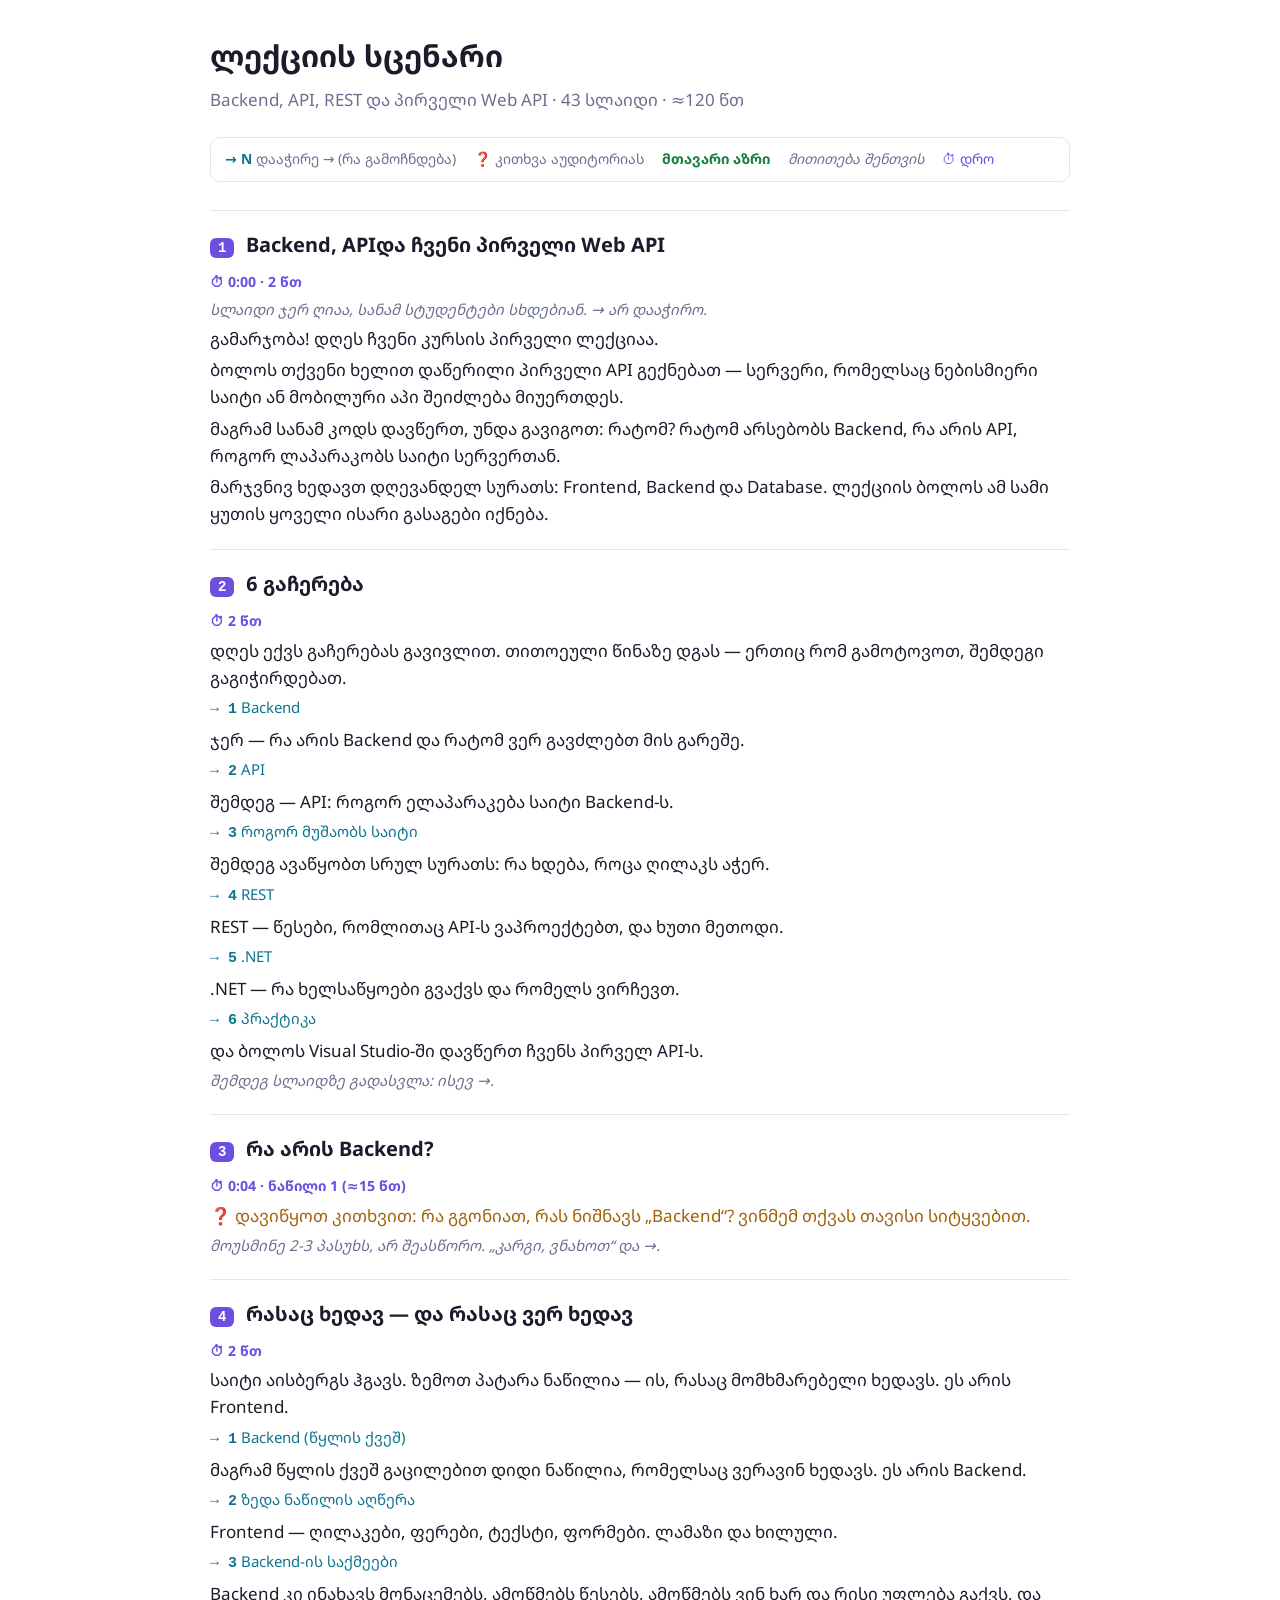
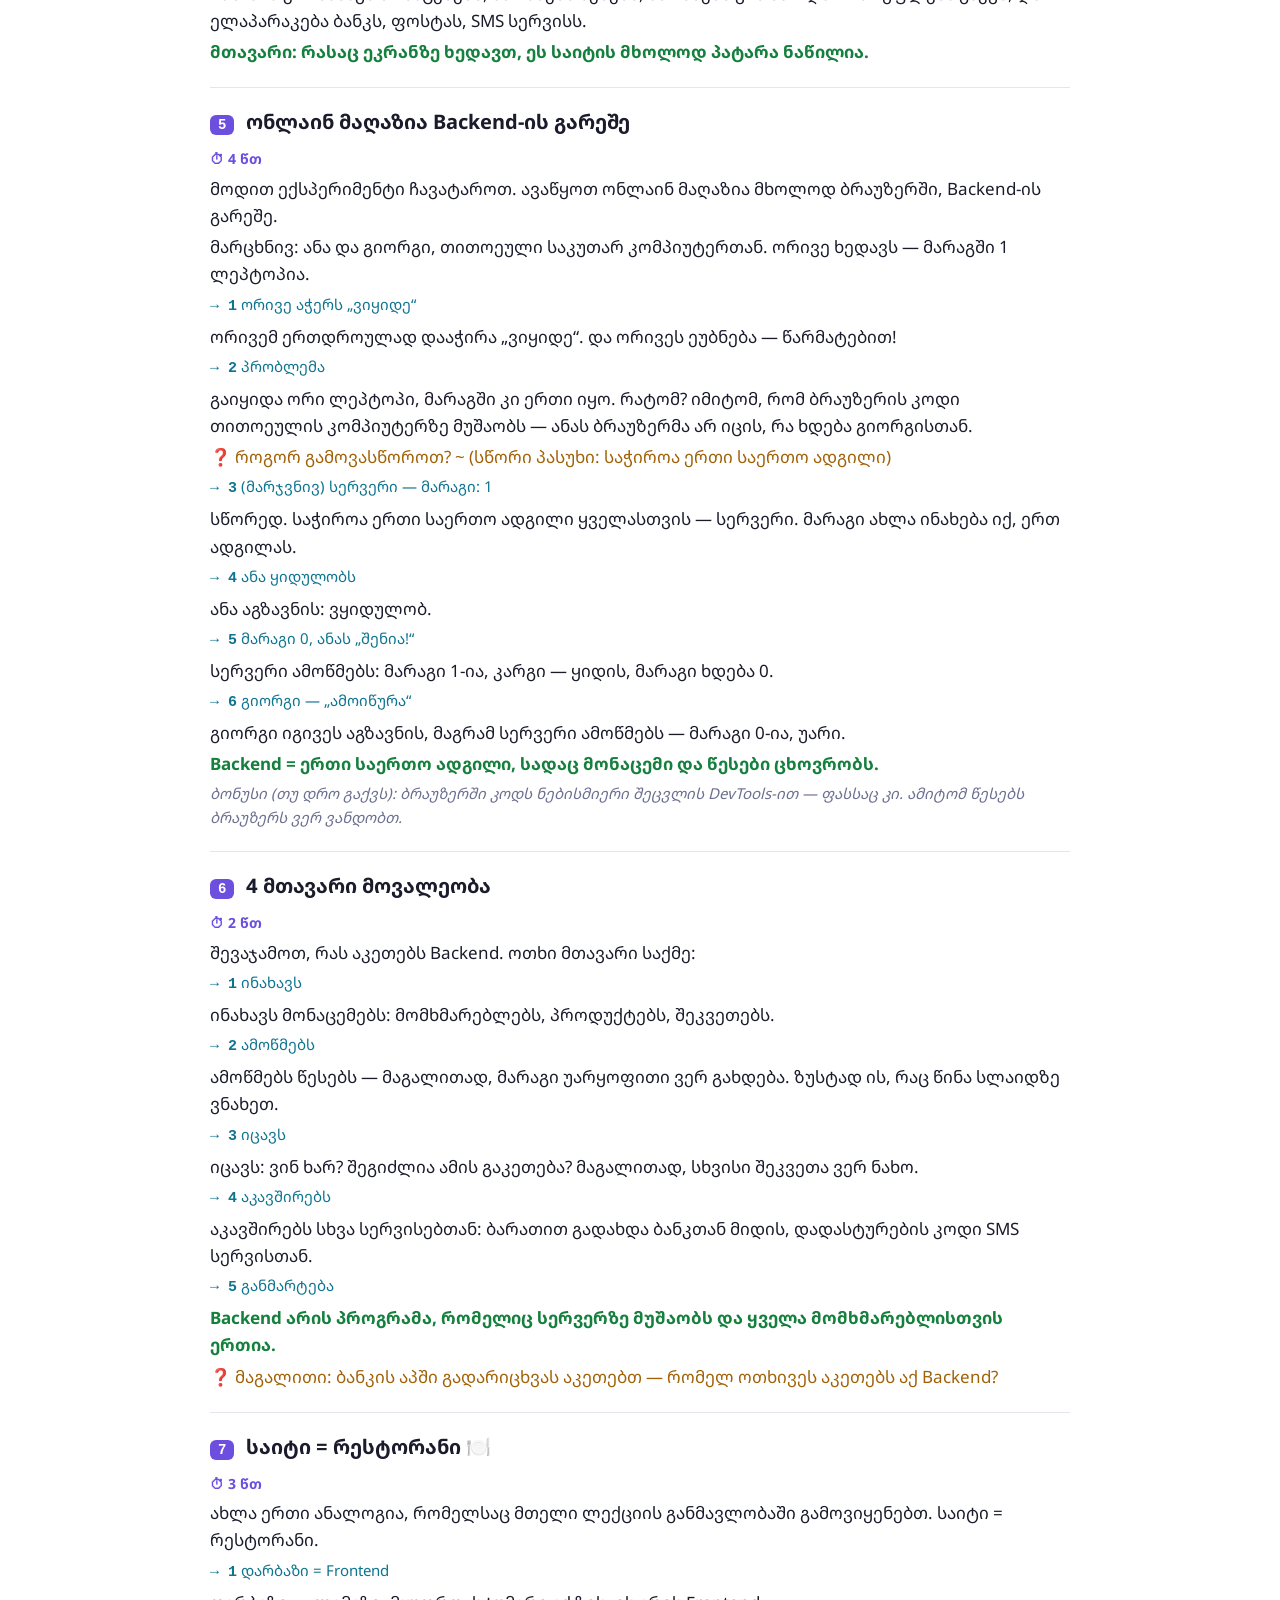
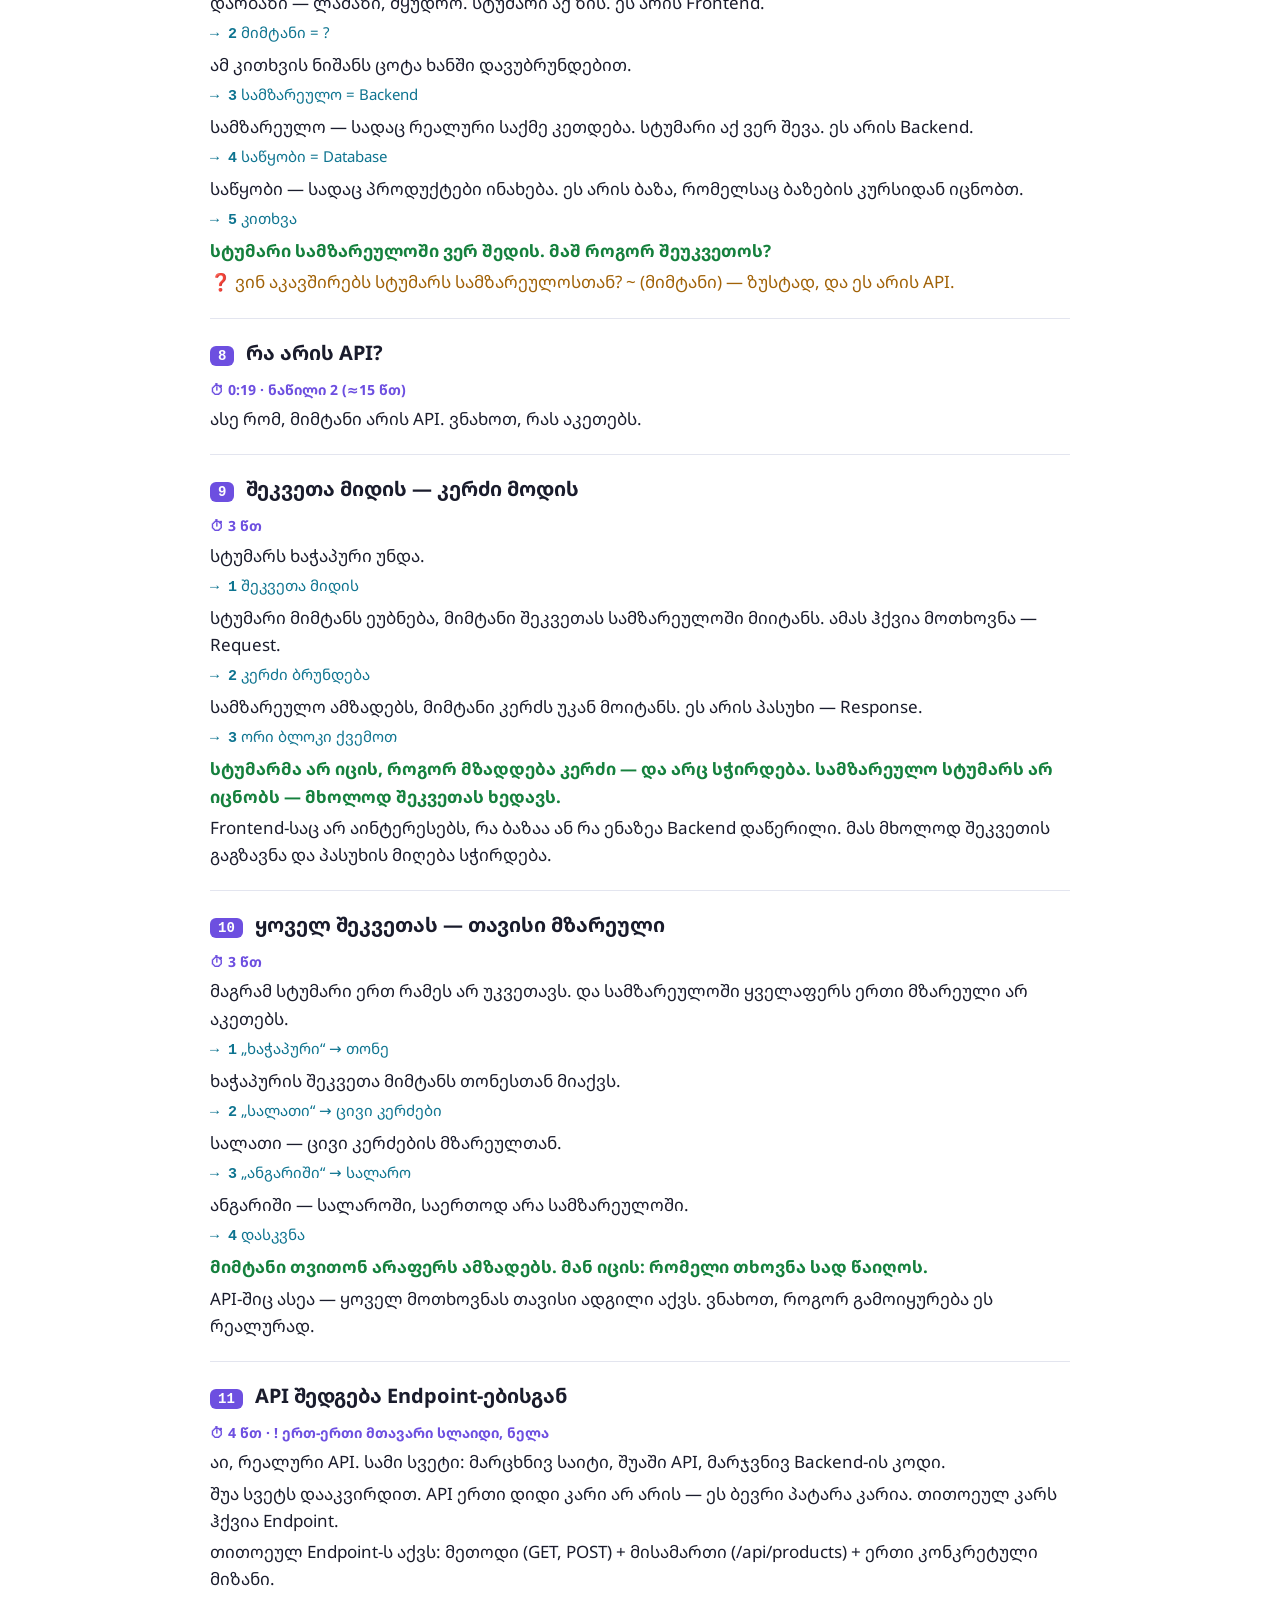
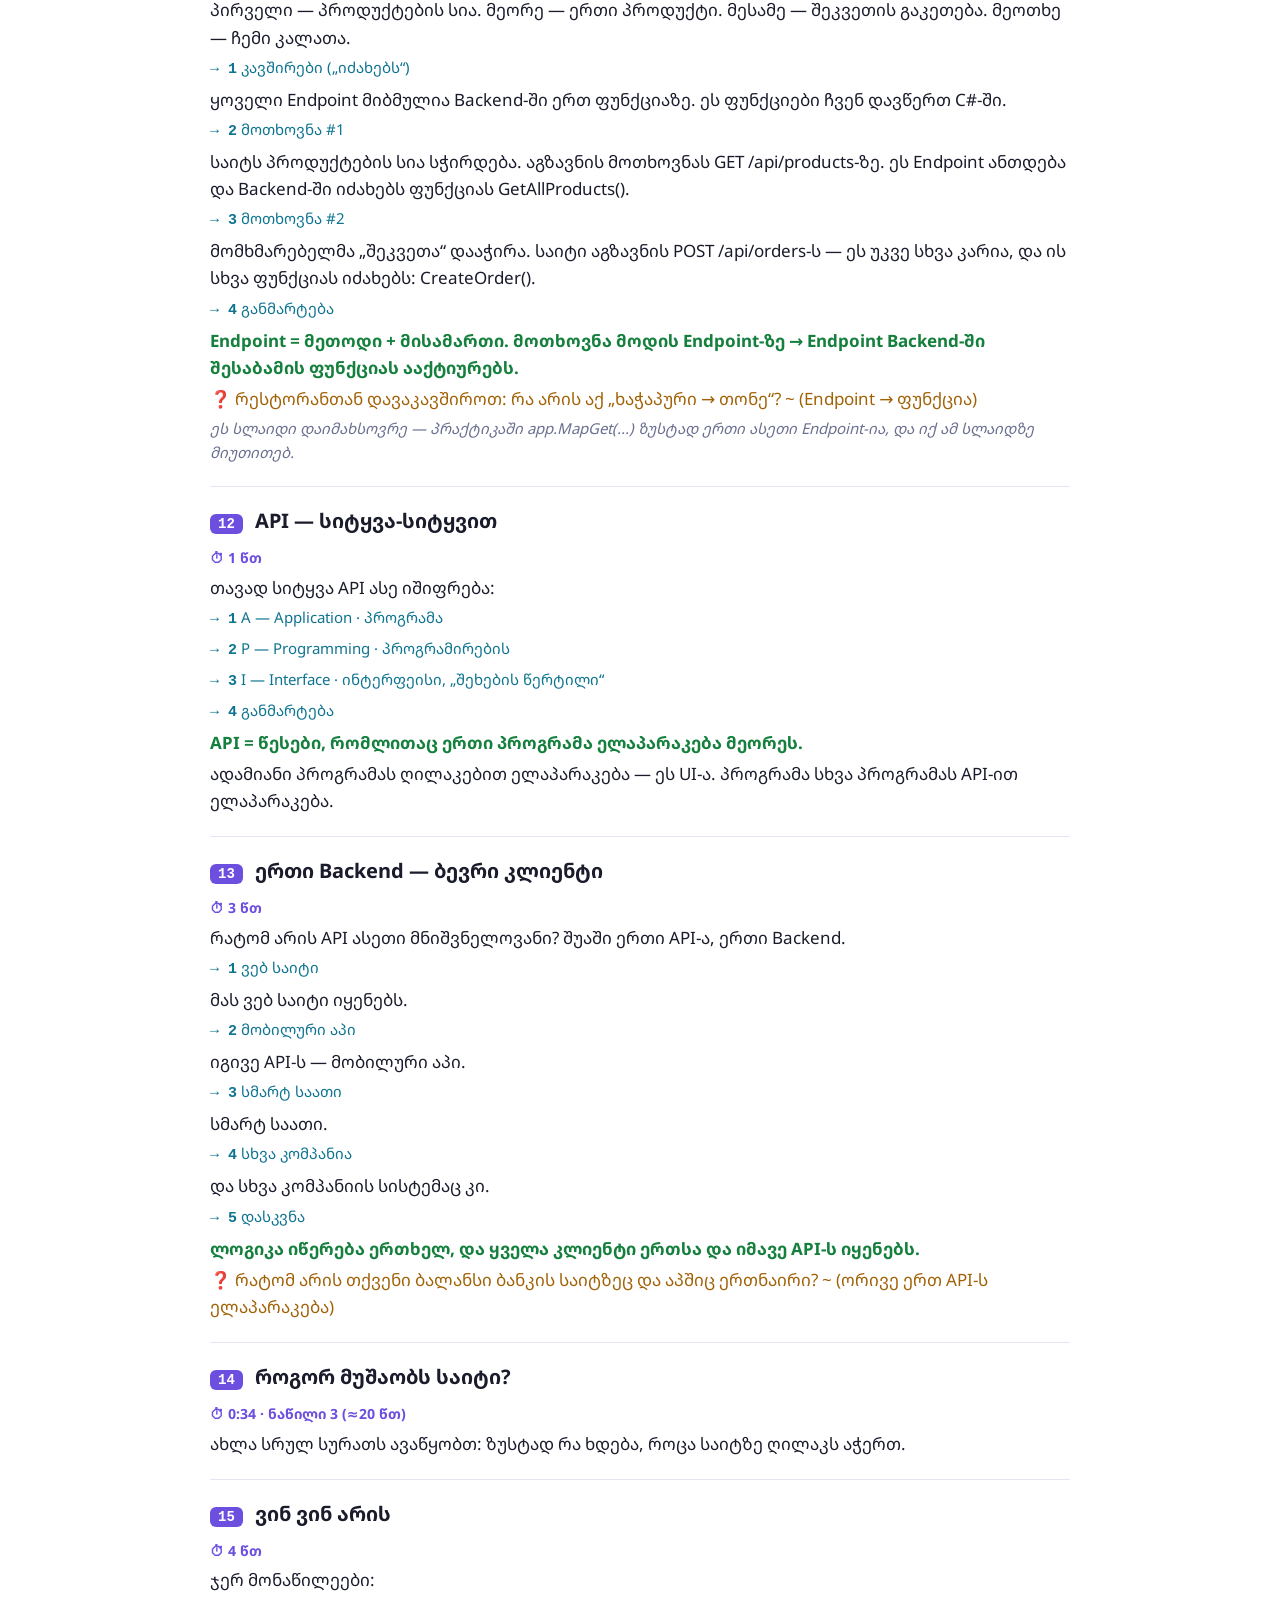
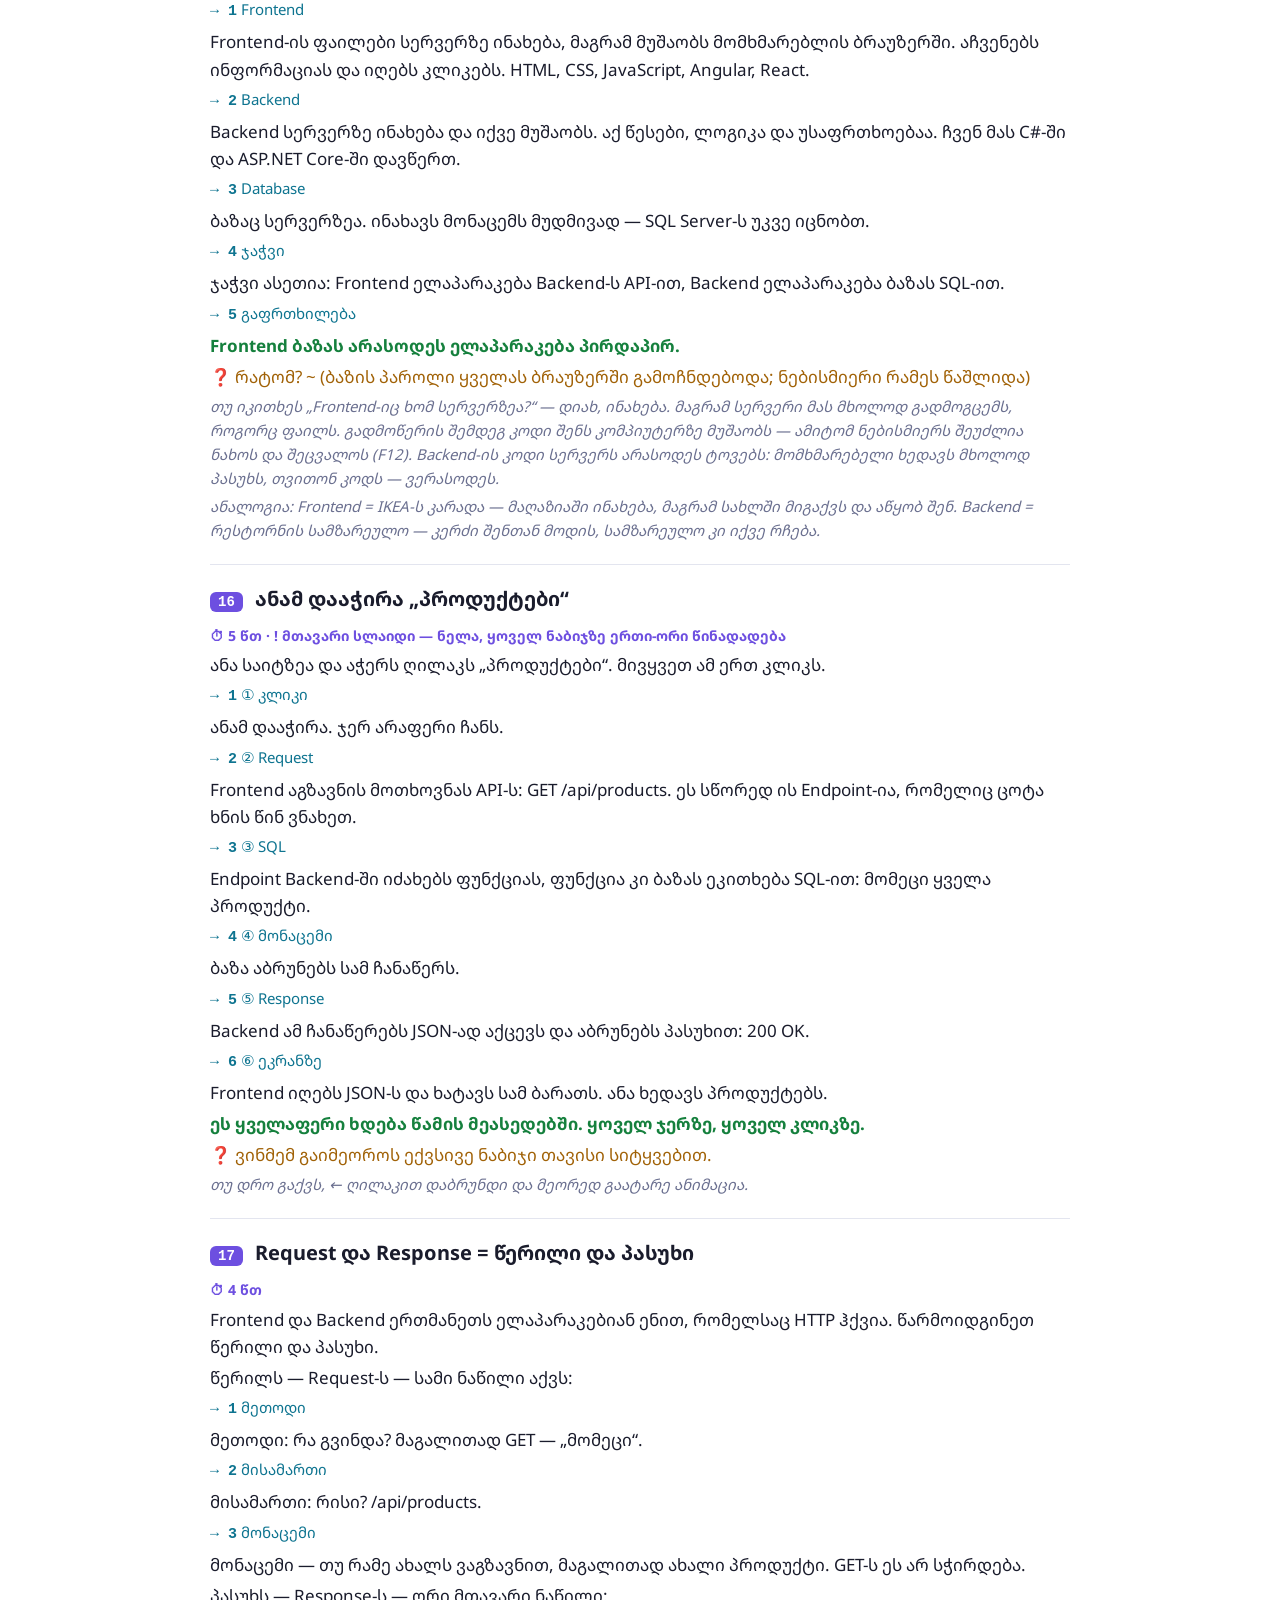
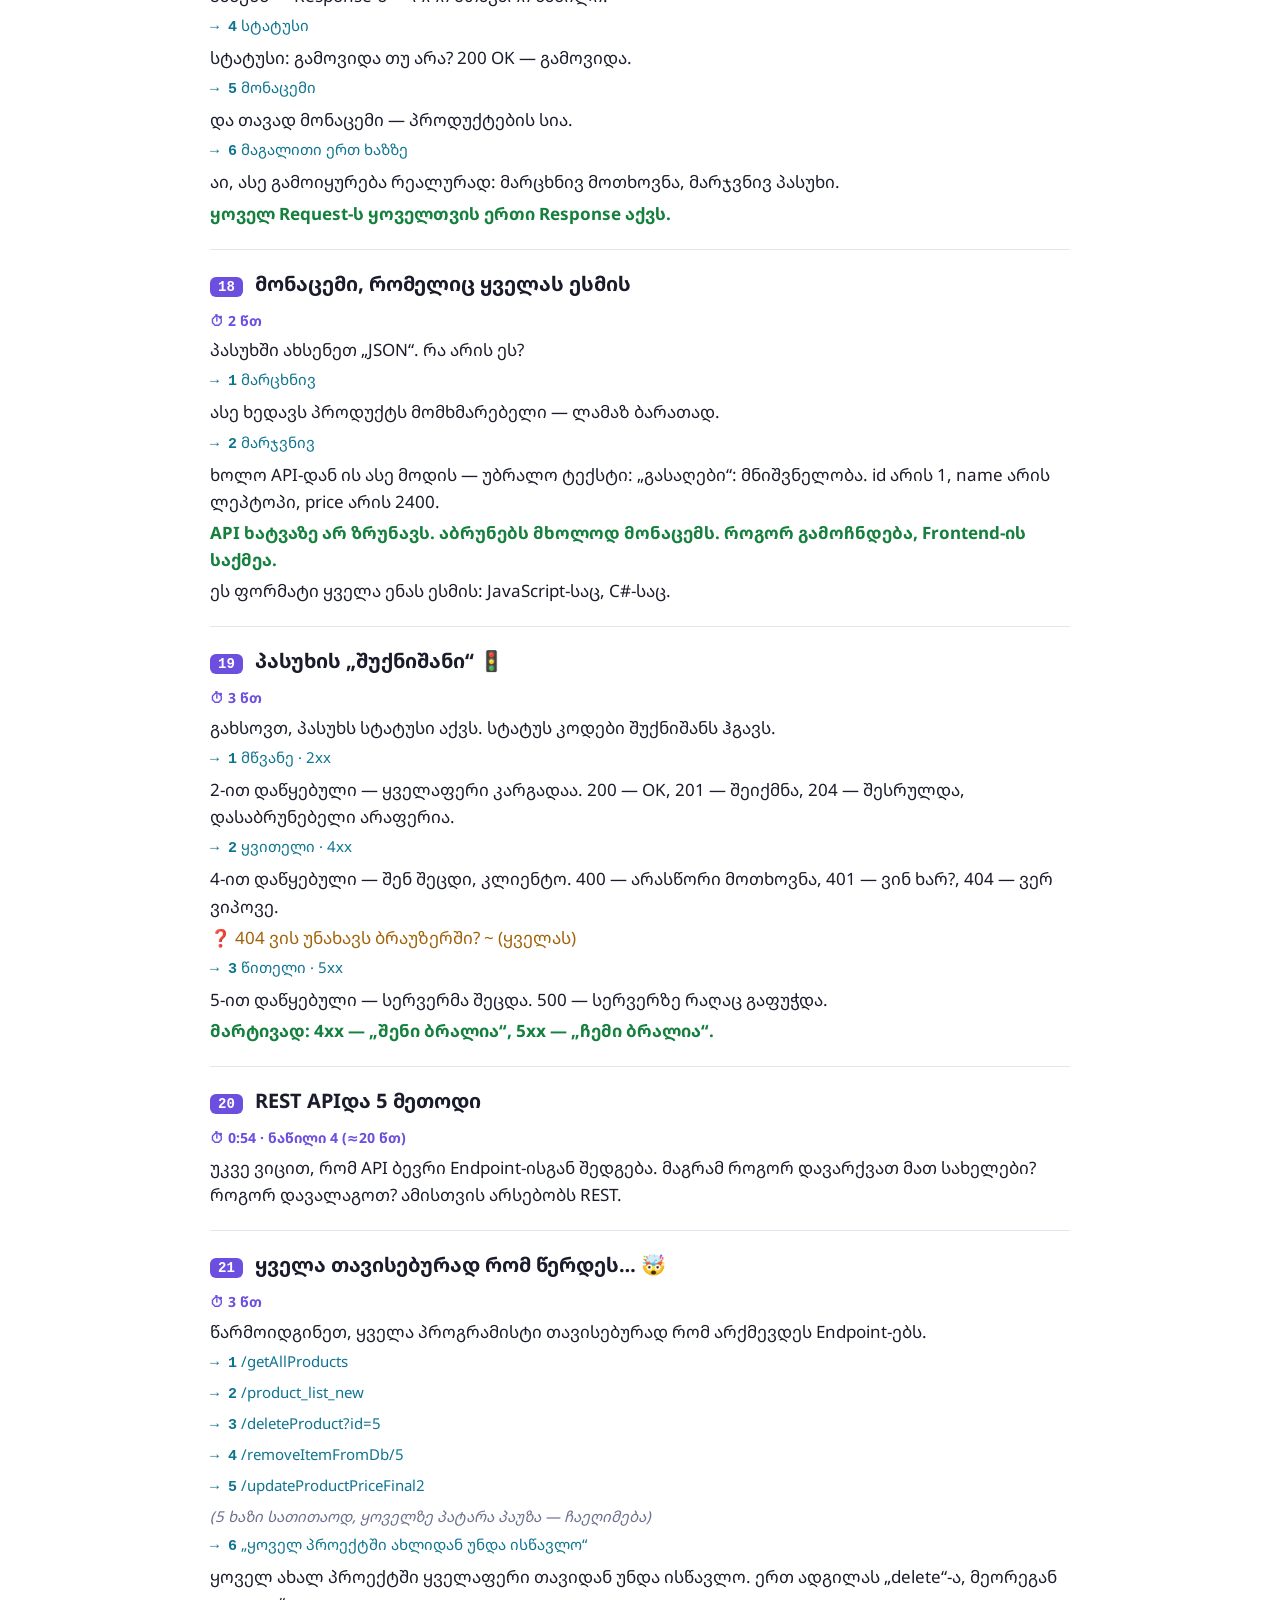
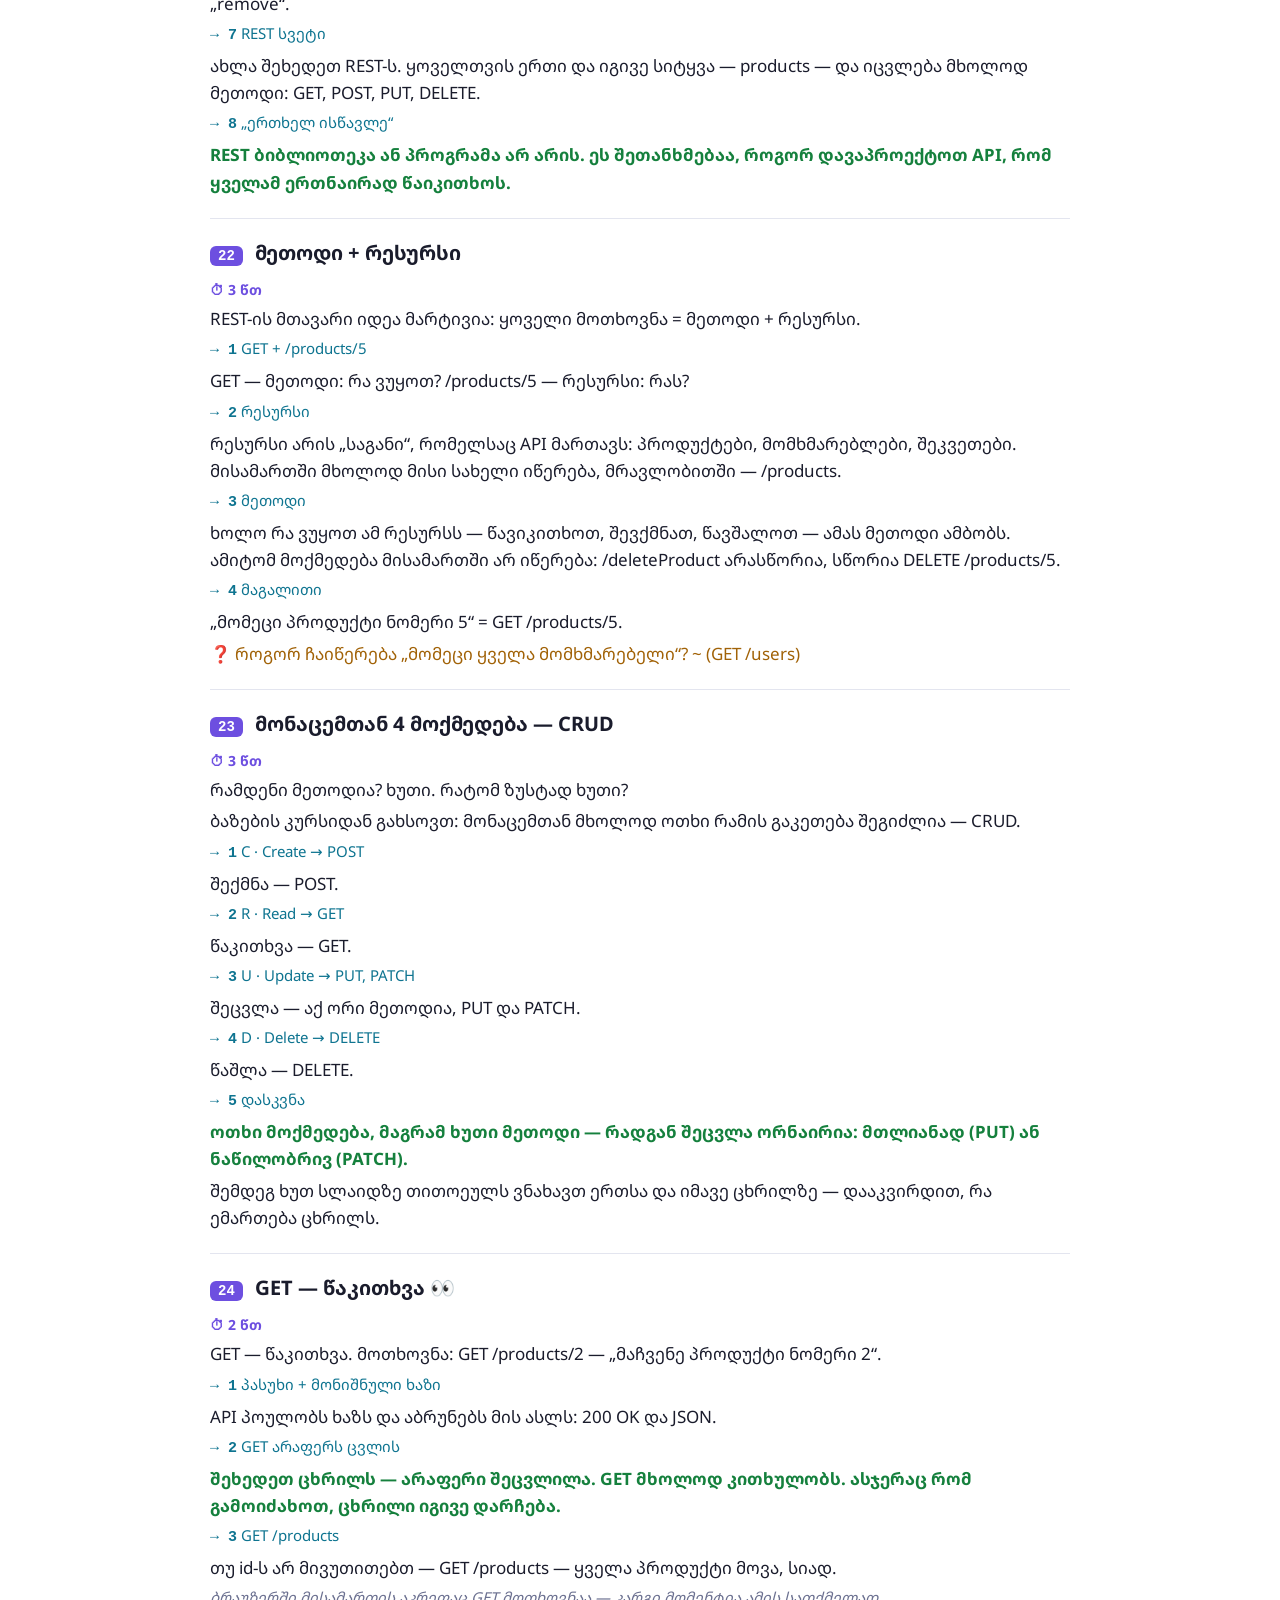
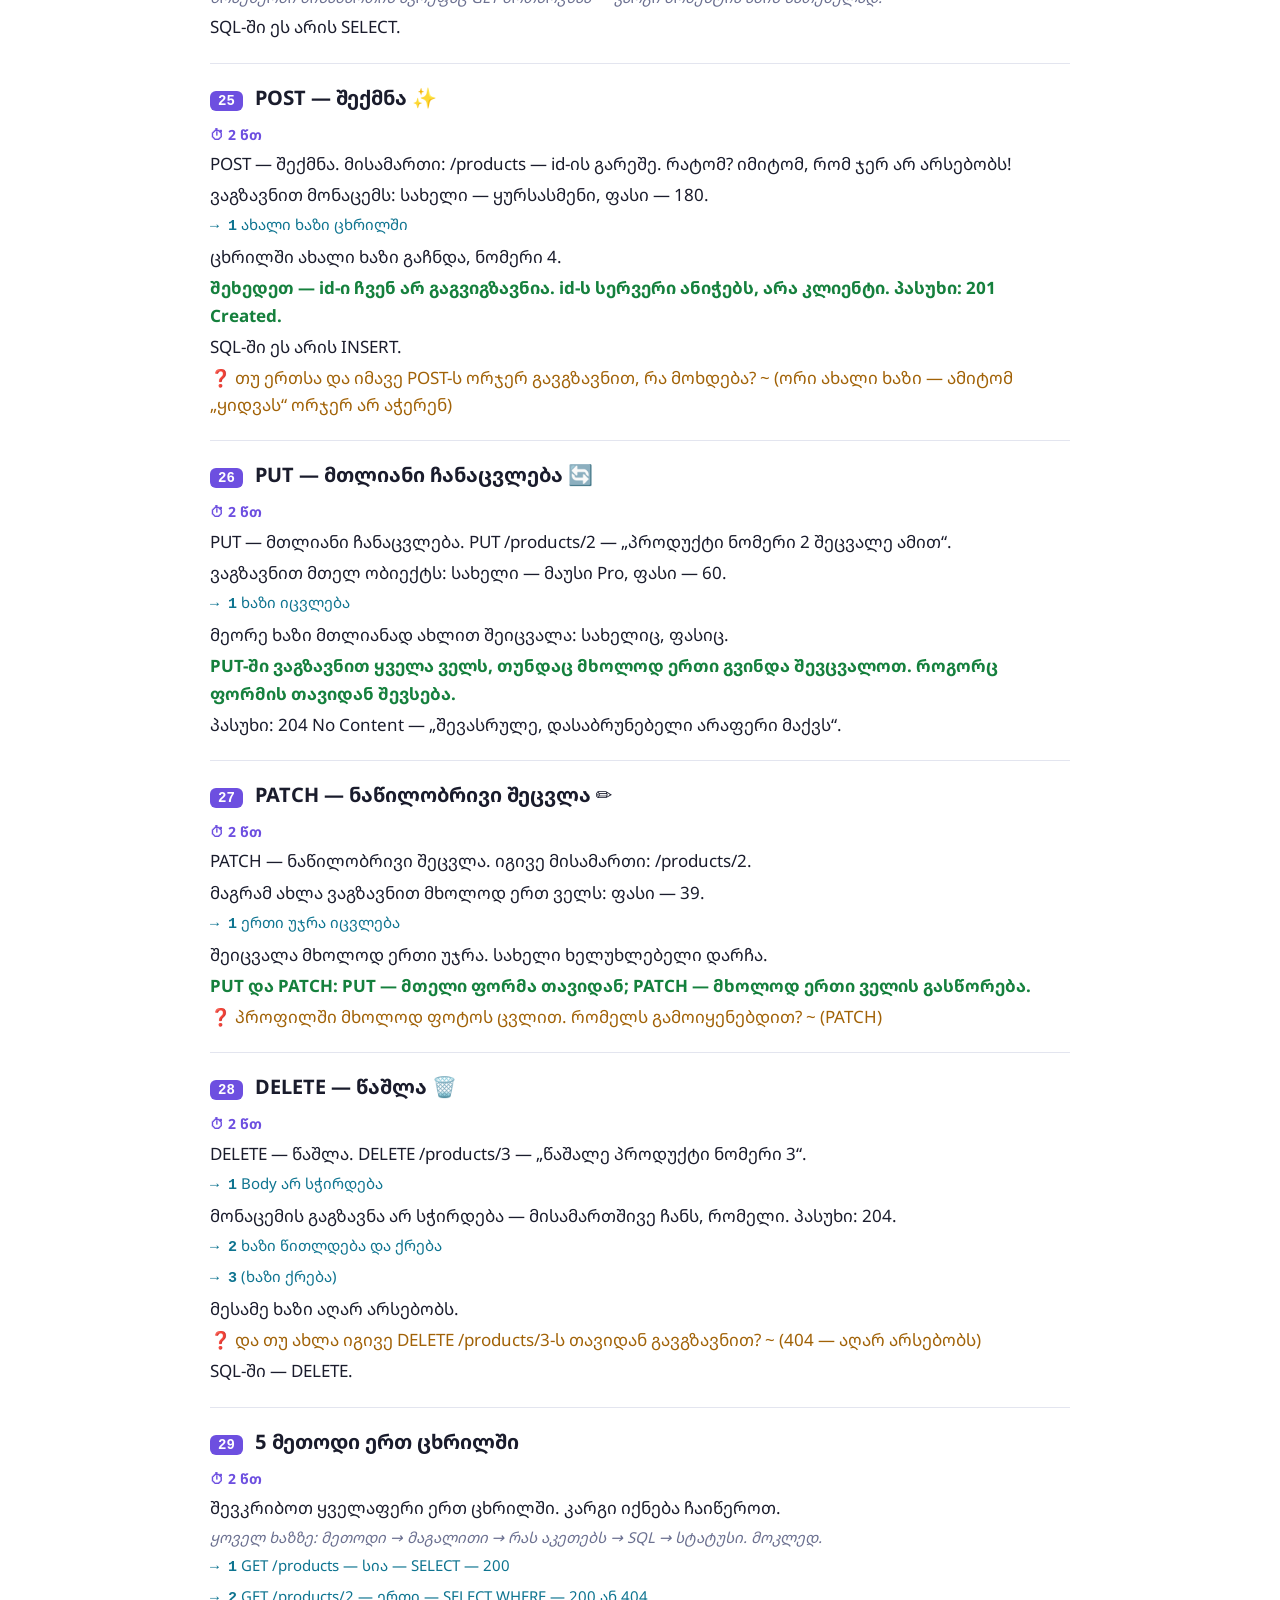
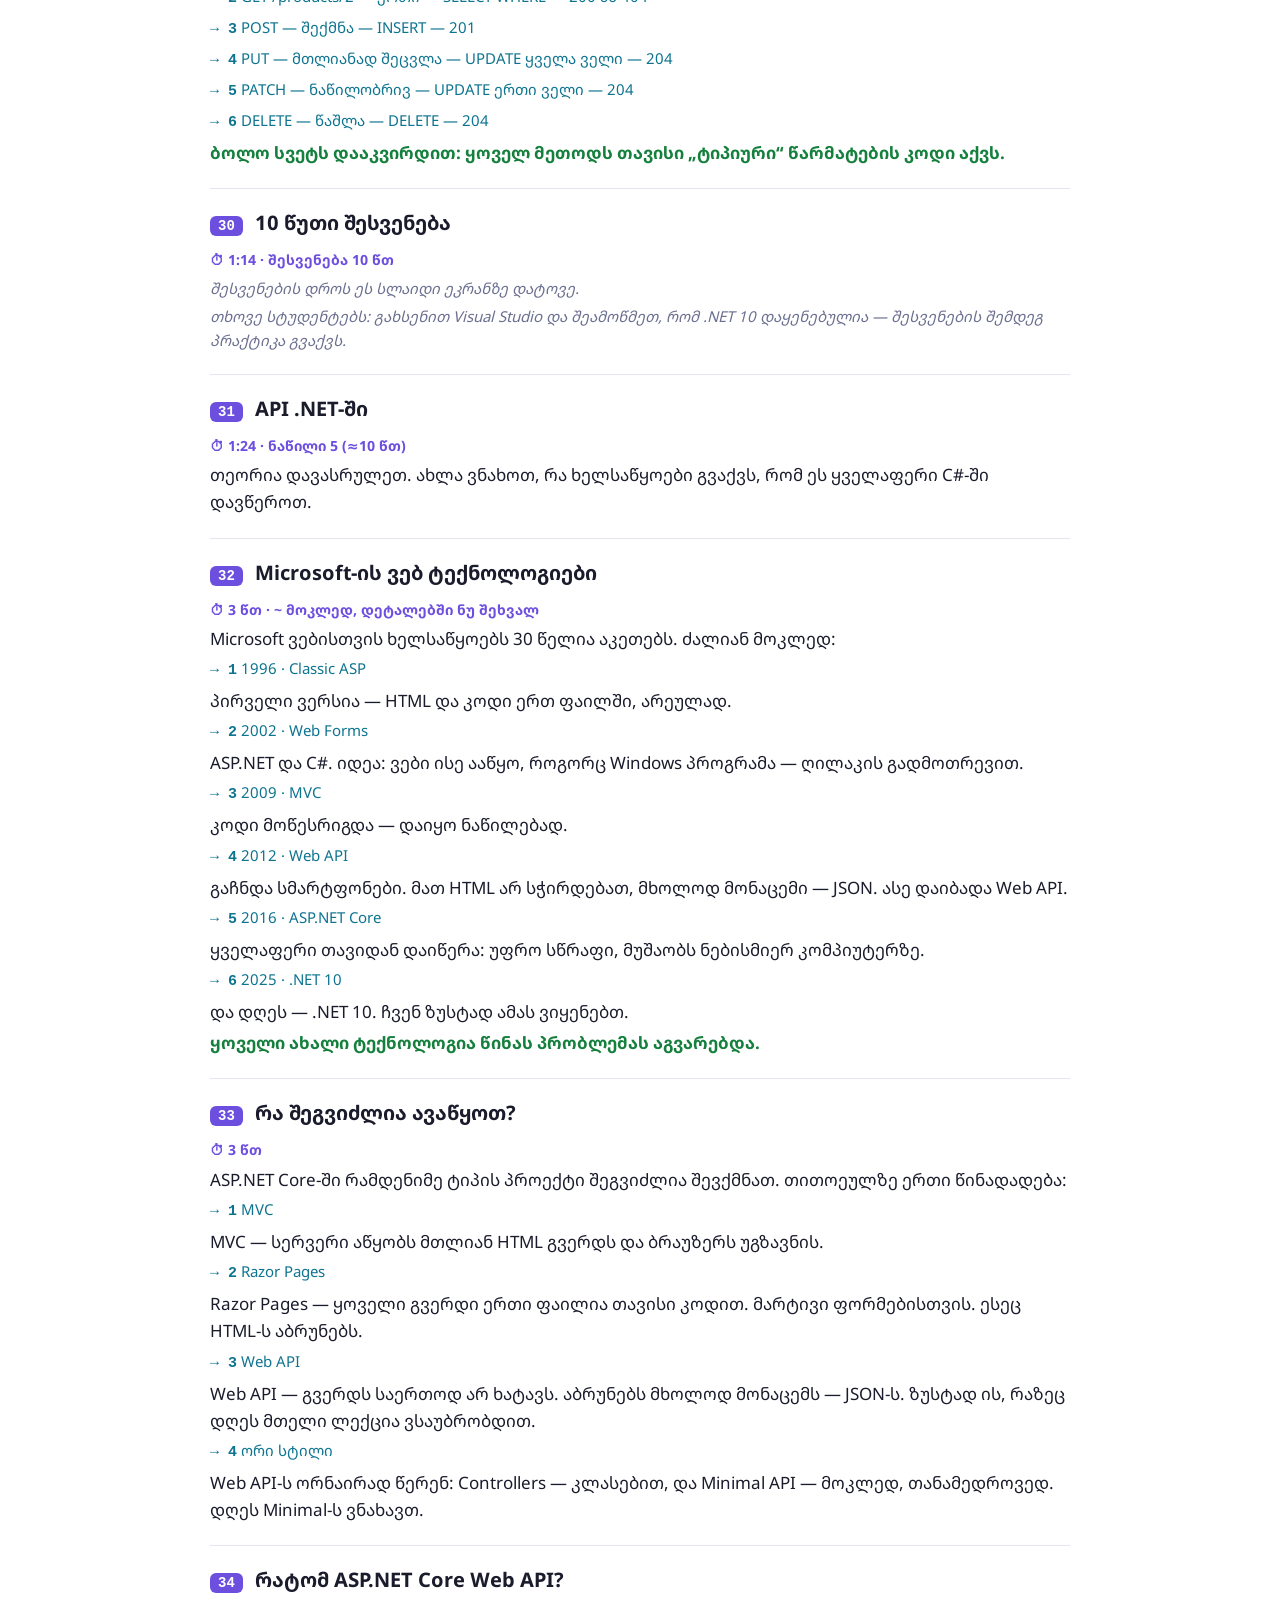
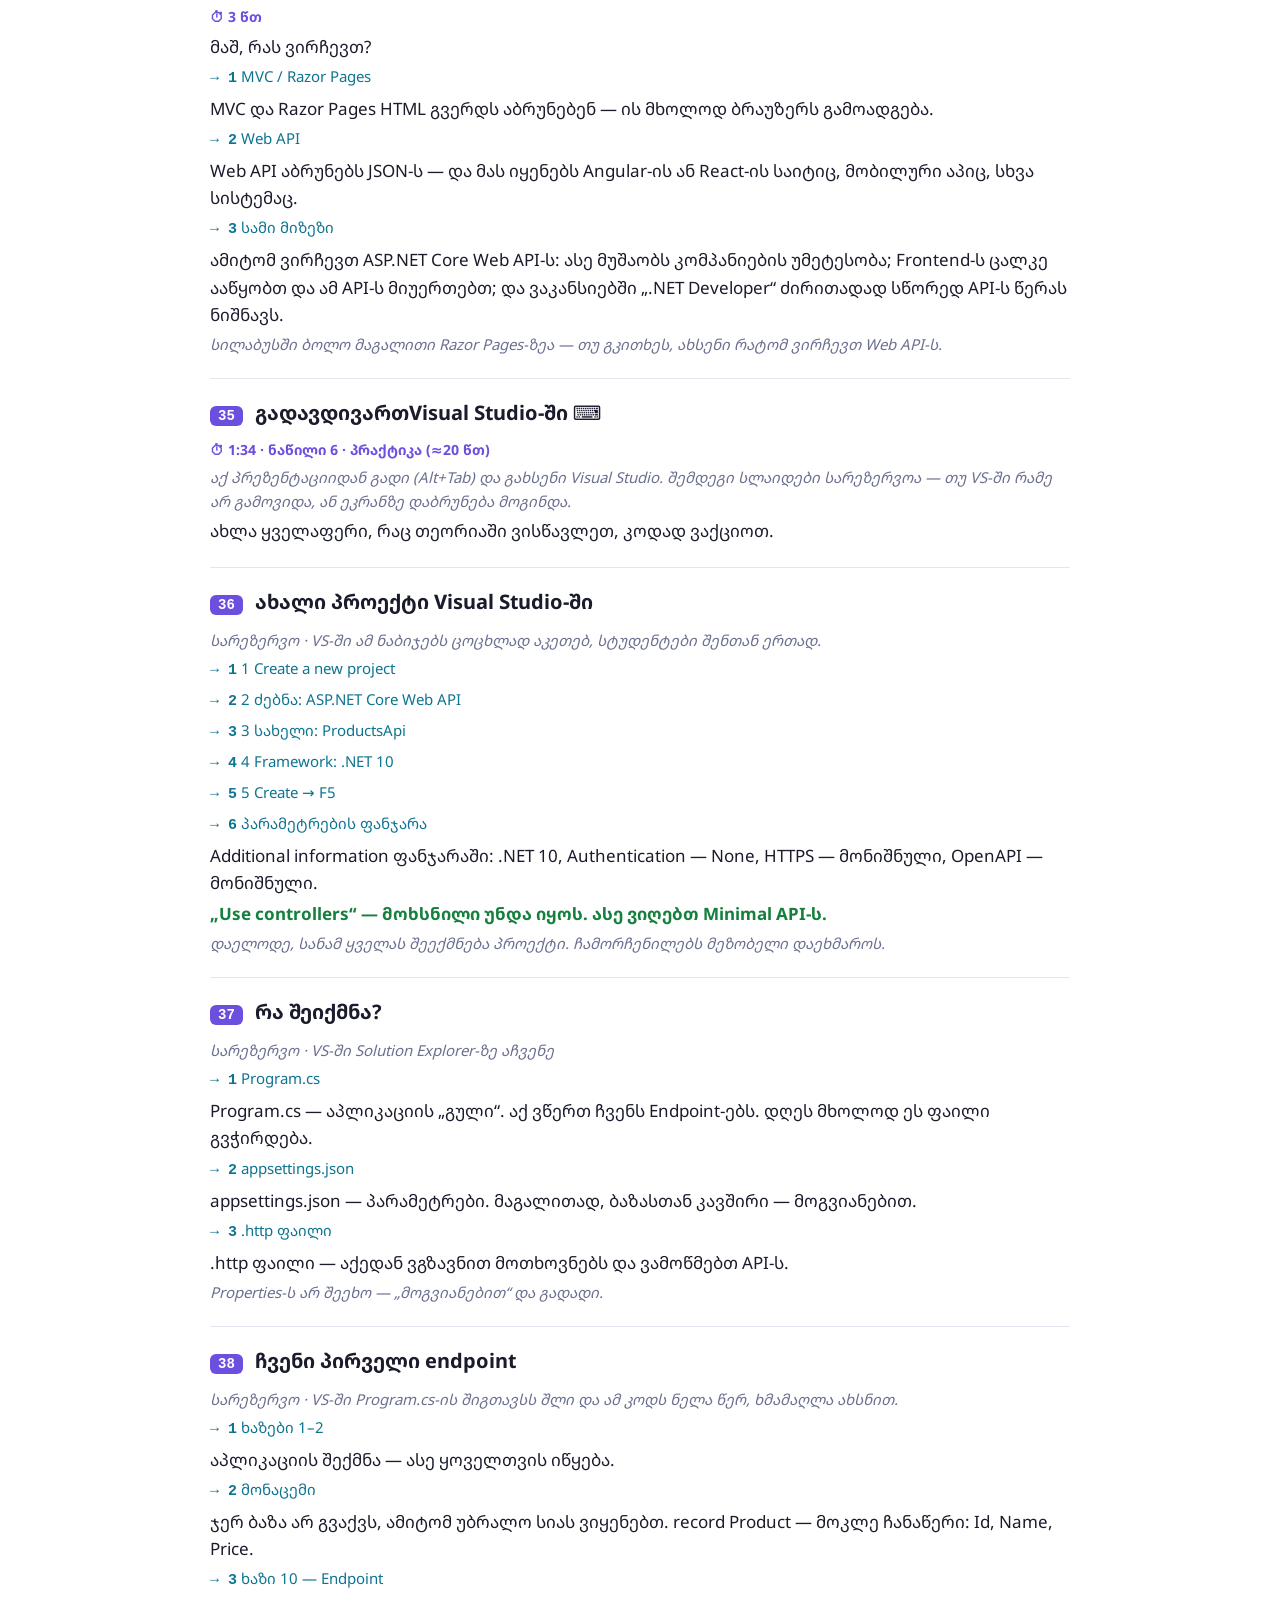
<file: script.html>
<!doctype html><html lang="ka"><head><meta charset="utf-8"><meta name="viewport" content="width=device-width,initial-scale=1">
<title>ლექციის სცენარი</title>
<link href="https://fonts.googleapis.com/css2?family=Noto+Sans+Georgian:wght@400;700&display=swap" rel="stylesheet">
<style>
:root{--bg:#fff;--ink:#1a1c2c;--mut:#6b7090;--cue:#0e7490;--line:#e3e5ef}
body{margin:0;background:var(--bg);color:var(--ink);font:17px/1.6 "Noto Sans Georgian",system-ui,sans-serif}
main{max-width:860px;margin:0 auto;padding:32px 16px 80px}
h1{font-size:30px;margin:0 0 6px} .sub{color:var(--mut);margin-bottom:24px}
.legend{display:flex;flex-wrap:wrap;gap:8px 18px;font-size:14px;color:var(--mut);border:1px solid var(--line);border-radius:10px;padding:10px 14px;margin-bottom:28px}
section{border-top:1px solid var(--line);padding:18px 0;break-inside:avoid-page}
h2{font-size:20px;margin:0 0 10px;display:flex;gap:12px;align-items:baseline}
h2 span{font:700 14px ui-monospace,monospace;color:#fff;background:#6d4fe0;border-radius:6px;padding:2px 8px}
p{margin:4px 0} .cue{color:var(--cue);font-size:15px} .cue b{font-family:ui-monospace,monospace}
.q{color:#a16207} .t{color:#6d4fe0;font-size:14px;font-weight:700} .imp{font-weight:700;color:#15803d} .dir{color:var(--mut);font-style:italic;font-size:15px}
@media print{body{font-size:13px} main{padding:0}}
</style></head><body><main>
<h1>ლექციის სცენარი</h1><div class="sub">Backend, API, REST და პირველი Web API · 43 სლაიდი · ≈120 წთ</div>
<div class="legend"><span><b style="color:var(--cue)">→ N</b> დააჭირე → (რა გამოჩნდება)</span><span>❓ კითხვა აუდიტორიას</span><span style="color:#15803d;font-weight:700">მთავარი აზრი</span><span style="font-style:italic">მითითება შენთვის</span><span style="color:#6d4fe0">⏱ დრო</span></div>
<section><h2><span>1</span>Backend, APIდა ჩვენი პირველი Web API</h2><p class="t">⏱ 0:00 · 2 წთ</p><p class="dir">სლაიდი ჯერ ღიაა, სანამ სტუდენტები სხდებიან. → არ დააჭირო.</p><p>გამარჯობა! დღეს ჩვენი კურსის პირველი ლექციაა.</p><p>ბოლოს თქვენი ხელით დაწერილი პირველი API გექნებათ — სერვერი, რომელსაც ნებისმიერი საიტი ან მობილური აპი შეიძლება მიუერთდეს.</p><p>მაგრამ სანამ კოდს დავწერთ, უნდა გავიგოთ: რატომ? რატომ არსებობს Backend, რა არის API, როგორ ლაპარაკობს საიტი სერვერთან.</p><p>მარჯვნივ ხედავთ დღევანდელ სურათს: Frontend, Backend და Database. ლექციის ბოლოს ამ სამი ყუთის ყოველი ისარი გასაგები იქნება.</p></section><section><h2><span>2</span>6 გაჩერება</h2><p class="t">⏱ 2 წთ</p><p>დღეს ექვს გაჩერებას გავივლით. თითოეული წინაზე დგას — ერთიც რომ გამოტოვოთ, შემდეგი გაგიჭირდებათ.</p><p class="cue"><b>→ 1</b> Backend</p><p>ჯერ — რა არის Backend და რატომ ვერ გავძლებთ მის გარეშე.</p><p class="cue"><b>→ 2</b> API</p><p>შემდეგ — API: როგორ ელაპარაკება საიტი Backend-ს.</p><p class="cue"><b>→ 3</b> როგორ მუშაობს საიტი</p><p>შემდეგ ავაწყობთ სრულ სურათს: რა ხდება, როცა ღილაკს აჭერ.</p><p class="cue"><b>→ 4</b> REST</p><p>REST — წესები, რომლითაც API-ს ვაპროექტებთ, და ხუთი მეთოდი.</p><p class="cue"><b>→ 5</b> .NET</p><p>.NET — რა ხელსაწყოები გვაქვს და რომელს ვირჩევთ.</p><p class="cue"><b>→ 6</b> პრაქტიკა</p><p>და ბოლოს Visual Studio-ში დავწერთ ჩვენს პირველ API-ს.</p><p class="dir">შემდეგ სლაიდზე გადასვლა: ისევ →.</p></section><section><h2><span>3</span>რა არის Backend?</h2><p class="t">⏱ 0:04 · ნაწილი 1 (≈15 წთ)</p><p class="q">❓ დავიწყოთ კითხვით: რა გგონიათ, რას ნიშნავს „Backend“? ვინმემ თქვას თავისი სიტყვებით.</p><p class="dir">მოუსმინე 2-3 პასუხს, არ შეასწორო. „კარგი, ვნახოთ“ და →.</p></section><section><h2><span>4</span>რასაც ხედავ — და რასაც ვერ ხედავ</h2><p class="t">⏱ 2 წთ</p><p>საიტი აისბერგს ჰგავს. ზემოთ პატარა ნაწილია — ის, რასაც მომხმარებელი ხედავს. ეს არის Frontend.</p><p class="cue"><b>→ 1</b> Backend (წყლის ქვეშ)</p><p>მაგრამ წყლის ქვეშ გაცილებით დიდი ნაწილია, რომელსაც ვერავინ ხედავს. ეს არის Backend.</p><p class="cue"><b>→ 2</b> ზედა ნაწილის აღწერა</p><p>Frontend — ღილაკები, ფერები, ტექსტი, ფორმები. ლამაზი და ხილული.</p><p class="cue"><b>→ 3</b> Backend-ის საქმეები</p><p>Backend კი ინახავს მონაცემებს, ამოწმებს წესებს, ამოწმებს ვინ ხარ და რისი უფლება გაქვს, და ელაპარაკება ბანკს, ფოსტას, SMS სერვისს.</p><p class="imp">მთავარი: რასაც ეკრანზე ხედავთ, ეს საიტის მხოლოდ პატარა ნაწილია.</p></section><section><h2><span>5</span>ონლაინ მაღაზია Backend-ის გარეშე</h2><p class="t">⏱ 4 წთ</p><p>მოდით ექსპერიმენტი ჩავატაროთ. ავაწყოთ ონლაინ მაღაზია მხოლოდ ბრაუზერში, Backend-ის გარეშე.</p><p>მარცხნივ: ანა და გიორგი, თითოეული საკუთარ კომპიუტერთან. ორივე ხედავს — მარაგში 1 ლეპტოპია.</p><p class="cue"><b>→ 1</b> ორივე აჭერს „ვიყიდე“</p><p>ორივემ ერთდროულად დააჭირა „ვიყიდე“. და ორივეს ეუბნება — წარმატებით!</p><p class="cue"><b>→ 2</b> პრობლემა</p><p>გაიყიდა ორი ლეპტოპი, მარაგში კი ერთი იყო. რატომ? იმიტომ, რომ ბრაუზერის კოდი თითოეულის კომპიუტერზე მუშაობს — ანას ბრაუზერმა არ იცის, რა ხდება გიორგისთან.</p><p class="q">❓ როგორ გამოვასწოროთ? ~ (სწორი პასუხი: საჭიროა ერთი საერთო ადგილი)</p><p class="cue"><b>→ 3</b> (მარჯვნივ) სერვერი — მარაგი: 1</p><p>სწორედ. საჭიროა ერთი საერთო ადგილი ყველასთვის — სერვერი. მარაგი ახლა ინახება იქ, ერთ ადგილას.</p><p class="cue"><b>→ 4</b> ანა ყიდულობს</p><p>ანა აგზავნის: ვყიდულობ.</p><p class="cue"><b>→ 5</b> მარაგი 0, ანას „შენია!“</p><p>სერვერი ამოწმებს: მარაგი 1-ია, კარგი — ყიდის, მარაგი ხდება 0.</p><p class="cue"><b>→ 6</b> გიორგი — „ამოიწურა“</p><p>გიორგი იგივეს აგზავნის, მაგრამ სერვერი ამოწმებს — მარაგი 0-ია, უარი.</p><p class="imp">Backend = ერთი საერთო ადგილი, სადაც მონაცემი და წესები ცხოვრობს.</p><p class="dir">ბონუსი (თუ დრო გაქვს): ბრაუზერში კოდს ნებისმიერი შეცვლის DevTools-ით — ფასსაც კი. ამიტომ წესებს ბრაუზერს ვერ ვანდობთ.</p></section><section><h2><span>6</span>4 მთავარი მოვალეობა</h2><p class="t">⏱ 2 წთ</p><p>შევაჯამოთ, რას აკეთებს Backend. ოთხი მთავარი საქმე:</p><p class="cue"><b>→ 1</b> ინახავს</p><p>ინახავს მონაცემებს: მომხმარებლებს, პროდუქტებს, შეკვეთებს.</p><p class="cue"><b>→ 2</b> ამოწმებს</p><p>ამოწმებს წესებს — მაგალითად, მარაგი უარყოფითი ვერ გახდება. ზუსტად ის, რაც წინა სლაიდზე ვნახეთ.</p><p class="cue"><b>→ 3</b> იცავს</p><p>იცავს: ვინ ხარ? შეგიძლია ამის გაკეთება? მაგალითად, სხვისი შეკვეთა ვერ ნახო.</p><p class="cue"><b>→ 4</b> აკავშირებს</p><p>აკავშირებს სხვა სერვისებთან: ბარათით გადახდა ბანკთან მიდის, დადასტურების კოდი SMS სერვისთან.</p><p class="cue"><b>→ 5</b> განმარტება</p><p class="imp">Backend არის პროგრამა, რომელიც სერვერზე მუშაობს და ყველა მომხმარებლისთვის ერთია.</p><p class="q">❓ მაგალითი: ბანკის აპში გადარიცხვას აკეთებთ — რომელ ოთხივეს აკეთებს აქ Backend?</p></section><section><h2><span>7</span>საიტი = რესტორანი 🍽️</h2><p class="t">⏱ 3 წთ</p><p>ახლა ერთი ანალოგია, რომელსაც მთელი ლექციის განმავლობაში გამოვიყენებთ. საიტი = რესტორანი.</p><p class="cue"><b>→ 1</b> დარბაზი = Frontend</p><p>დარბაზი — ლამაზი, მყუდრო. სტუმარი აქ ზის. ეს არის Frontend.</p><p class="cue"><b>→ 2</b> მიმტანი = ?</p><p>ამ კითხვის ნიშანს ცოტა ხანში დავუბრუნდებით.</p><p class="cue"><b>→ 3</b> სამზარეულო = Backend</p><p>სამზარეულო — სადაც რეალური საქმე კეთდება. სტუმარი აქ ვერ შევა. ეს არის Backend.</p><p class="cue"><b>→ 4</b> საწყობი = Database</p><p>საწყობი — სადაც პროდუქტები ინახება. ეს არის ბაზა, რომელსაც ბაზების კურსიდან იცნობთ.</p><p class="cue"><b>→ 5</b> კითხვა</p><p class="imp">სტუმარი სამზარეულოში ვერ შედის. მაშ როგორ შეუკვეთოს?</p><p class="q">❓ ვინ აკავშირებს სტუმარს სამზარეულოსთან? ~ (მიმტანი) — ზუსტად, და ეს არის API.</p></section><section><h2><span>8</span>რა არის API?</h2><p class="t">⏱ 0:19 · ნაწილი 2 (≈15 წთ)</p><p>ასე რომ, მიმტანი არის API. ვნახოთ, რას აკეთებს.</p></section><section><h2><span>9</span>შეკვეთა მიდის — კერძი მოდის</h2><p class="t">⏱ 3 წთ</p><p>სტუმარს ხაჭაპური უნდა.</p><p class="cue"><b>→ 1</b> შეკვეთა მიდის</p><p>სტუმარი მიმტანს ეუბნება, მიმტანი შეკვეთას სამზარეულოში მიიტანს. ამას ჰქვია მოთხოვნა — Request.</p><p class="cue"><b>→ 2</b> კერძი ბრუნდება</p><p>სამზარეულო ამზადებს, მიმტანი კერძს უკან მოიტანს. ეს არის პასუხი — Response.</p><p class="cue"><b>→ 3</b> ორი ბლოკი ქვემოთ</p><p class="imp">სტუმარმა არ იცის, როგორ მზადდება კერძი — და არც სჭირდება. სამზარეულო სტუმარს არ იცნობს — მხოლოდ შეკვეთას ხედავს.</p><p>Frontend-საც არ აინტერესებს, რა ბაზაა ან რა ენაზეა Backend დაწერილი. მას მხოლოდ შეკვეთის გაგზავნა და პასუხის მიღება სჭირდება.</p></section><section><h2><span>10</span>ყოველ შეკვეთას — თავისი მზარეული</h2><p class="t">⏱ 3 წთ</p><p>მაგრამ სტუმარი ერთ რამეს არ უკვეთავს. და სამზარეულოში ყველაფერს ერთი მზარეული არ აკეთებს.</p><p class="cue"><b>→ 1</b> „ხაჭაპური“ → თონე</p><p>ხაჭაპურის შეკვეთა მიმტანს თონესთან მიაქვს.</p><p class="cue"><b>→ 2</b> „სალათი“ → ცივი კერძები</p><p>სალათი — ცივი კერძების მზარეულთან.</p><p class="cue"><b>→ 3</b> „ანგარიში“ → სალარო</p><p>ანგარიში — სალაროში, საერთოდ არა სამზარეულოში.</p><p class="cue"><b>→ 4</b> დასკვნა</p><p class="imp">მიმტანი თვითონ არაფერს ამზადებს. მან იცის: რომელი თხოვნა სად წაიღოს.</p><p>API-შიც ასეა — ყოველ მოთხოვნას თავისი ადგილი აქვს. ვნახოთ, როგორ გამოიყურება ეს რეალურად.</p></section><section><h2><span>11</span>API შედგება Endpoint-ებისგან</h2><p class="t">⏱ 4 წთ · ! ერთ-ერთი მთავარი სლაიდი, ნელა</p><p>აი, რეალური API. სამი სვეტი: მარცხნივ საიტი, შუაში API, მარჯვნივ Backend-ის კოდი.</p><p>შუა სვეტს დააკვირდით. API ერთი დიდი კარი არ არის — ეს ბევრი პატარა კარია. თითოეულ კარს ჰქვია Endpoint.</p><p>თითოეულ Endpoint-ს აქვს: მეთოდი (GET, POST) + მისამართი (/api/products) + ერთი კონკრეტული მიზანი.</p><p>პირველი — პროდუქტების სია. მეორე — ერთი პროდუქტი. მესამე — შეკვეთის გაკეთება. მეოთხე — ჩემი კალათა.</p><p class="cue"><b>→ 1</b> კავშირები („იძახებს“)</p><p>ყოველი Endpoint მიბმულია Backend-ში ერთ ფუნქციაზე. ეს ფუნქციები ჩვენ დავწერთ C#-ში.</p><p class="cue"><b>→ 2</b> მოთხოვნა #1</p><p>საიტს პროდუქტების სია სჭირდება. აგზავნის მოთხოვნას GET /api/products-ზე. ეს Endpoint ანთდება და Backend-ში იძახებს ფუნქციას GetAllProducts().</p><p class="cue"><b>→ 3</b> მოთხოვნა #2</p><p>მომხმარებელმა „შეკვეთა“ დააჭირა. საიტი აგზავნის POST /api/orders-ს — ეს უკვე სხვა კარია, და ის სხვა ფუნქციას იძახებს: CreateOrder().</p><p class="cue"><b>→ 4</b> განმარტება</p><p class="imp">Endpoint = მეთოდი + მისამართი. მოთხოვნა მოდის Endpoint-ზე → Endpoint Backend-ში შესაბამის ფუნქციას ააქტიურებს.</p><p class="q">❓ რესტორანთან დავაკავშიროთ: რა არის აქ „ხაჭაპური → თონე“? ~ (Endpoint → ფუნქცია)</p><p class="dir">ეს სლაიდი დაიმახსოვრე — პრაქტიკაში app.MapGet(...) ზუსტად ერთი ასეთი Endpoint-ია, და იქ ამ სლაიდზე მიუთითებ.</p></section><section><h2><span>12</span>API — სიტყვა-სიტყვით</h2><p class="t">⏱ 1 წთ</p><p>თავად სიტყვა API ასე იშიფრება:</p><p class="cue"><b>→ 1</b> A — Application · პროგრამა</p><p class="cue"><b>→ 2</b> P — Programming · პროგრამირების</p><p class="cue"><b>→ 3</b> I — Interface · ინტერფეისი, „შეხების წერტილი“</p><p class="cue"><b>→ 4</b> განმარტება</p><p class="imp">API = წესები, რომლითაც ერთი პროგრამა ელაპარაკება მეორეს.</p><p>ადამიანი პროგრამას ღილაკებით ელაპარაკება — ეს UI-ა. პროგრამა სხვა პროგრამას API-ით ელაპარაკება.</p></section><section><h2><span>13</span>ერთი Backend — ბევრი კლიენტი</h2><p class="t">⏱ 3 წთ</p><p>რატომ არის API ასეთი მნიშვნელოვანი? შუაში ერთი API-ა, ერთი Backend.</p><p class="cue"><b>→ 1</b> ვებ საიტი</p><p>მას ვებ საიტი იყენებს.</p><p class="cue"><b>→ 2</b> მობილური აპი</p><p>იგივე API-ს — მობილური აპი.</p><p class="cue"><b>→ 3</b> სმარტ საათი</p><p>სმარტ საათი.</p><p class="cue"><b>→ 4</b> სხვა კომპანია</p><p>და სხვა კომპანიის სისტემაც კი.</p><p class="cue"><b>→ 5</b> დასკვნა</p><p class="imp">ლოგიკა იწერება ერთხელ, და ყველა კლიენტი ერთსა და იმავე API-ს იყენებს.</p><p class="q">❓ რატომ არის თქვენი ბალანსი ბანკის საიტზეც და აპშიც ერთნაირი? ~ (ორივე ერთ API-ს ელაპარაკება)</p></section><section><h2><span>14</span>როგორ მუშაობს საიტი?</h2><p class="t">⏱ 0:34 · ნაწილი 3 (≈20 წთ)</p><p>ახლა სრულ სურათს ავაწყობთ: ზუსტად რა ხდება, როცა საიტზე ღილაკს აჭერთ.</p></section><section><h2><span>15</span>ვინ ვინ არის</h2><p class="t">⏱ 4 წთ</p><p>ჯერ მონაწილეები:</p><p class="cue"><b>→ 1</b> Frontend</p><p>Frontend-ის ფაილები სერვერზე ინახება, მაგრამ მუშაობს მომხმარებლის ბრაუზერში. აჩვენებს ინფორმაციას და იღებს კლიკებს. HTML, CSS, JavaScript, Angular, React.</p><p class="cue"><b>→ 2</b> Backend</p><p>Backend სერვერზე ინახება და იქვე მუშაობს. აქ წესები, ლოგიკა და უსაფრთხოებაა. ჩვენ მას C#-ში და ASP.NET Core-ში დავწერთ.</p><p class="cue"><b>→ 3</b> Database</p><p>ბაზაც სერვერზეა. ინახავს მონაცემს მუდმივად — SQL Server-ს უკვე იცნობთ.</p><p class="cue"><b>→ 4</b> ჯაჭვი</p><p>ჯაჭვი ასეთია: Frontend ელაპარაკება Backend-ს API-ით, Backend ელაპარაკება ბაზას SQL-ით.</p><p class="cue"><b>→ 5</b> გაფრთხილება</p><p class="imp">Frontend ბაზას არასოდეს ელაპარაკება პირდაპირ.</p><p class="q">❓ რატომ? ~ (ბაზის პაროლი ყველას ბრაუზერში გამოჩნდებოდა; ნებისმიერი რამეს წაშლიდა)</p><p class="dir">თუ იკითხეს „Frontend-იც ხომ სერვერზეა?“ — დიახ, ინახება. მაგრამ სერვერი მას მხოლოდ გადმოგცემს, როგორც ფაილს. გადმოწერის შემდეგ კოდი შენს კომპიუტერზე მუშაობს — ამიტომ ნებისმიერს შეუძლია ნახოს და შეცვალოს (F12). Backend-ის კოდი სერვერს არასოდეს ტოვებს: მომხმარებელი ხედავს მხოლოდ პასუხს, თვითონ კოდს — ვერასოდეს.</p><p class="dir">ანალოგია: Frontend = IKEA-ს კარადა — მაღაზიაში ინახება, მაგრამ სახლში მიგაქვს და აწყობ შენ. Backend = რესტორნის სამზარეულო — კერძი შენთან მოდის, სამზარეულო კი იქვე რჩება.</p></section><section><h2><span>16</span>ანამ დააჭირა „პროდუქტები“</h2><p class="t">⏱ 5 წთ · ! მთავარი სლაიდი — ნელა, ყოველ ნაბიჯზე ერთი-ორი წინადადება</p><p>ანა საიტზეა და აჭერს ღილაკს „პროდუქტები“. მივყვეთ ამ ერთ კლიკს.</p><p class="cue"><b>→ 1</b> ① კლიკი</p><p>ანამ დააჭირა. ჯერ არაფერი ჩანს.</p><p class="cue"><b>→ 2</b> ② Request</p><p>Frontend აგზავნის მოთხოვნას API-ს: GET /api/products. ეს სწორედ ის Endpoint-ია, რომელიც ცოტა ხნის წინ ვნახეთ.</p><p class="cue"><b>→ 3</b> ③ SQL</p><p>Endpoint Backend-ში იძახებს ფუნქციას, ფუნქცია კი ბაზას ეკითხება SQL-ით: მომეცი ყველა პროდუქტი.</p><p class="cue"><b>→ 4</b> ④ მონაცემი</p><p>ბაზა აბრუნებს სამ ჩანაწერს.</p><p class="cue"><b>→ 5</b> ⑤ Response</p><p>Backend ამ ჩანაწერებს JSON-ად აქცევს და აბრუნებს პასუხით: 200 OK.</p><p class="cue"><b>→ 6</b> ⑥ ეკრანზე</p><p>Frontend იღებს JSON-ს და ხატავს სამ ბარათს. ანა ხედავს პროდუქტებს.</p><p class="imp">ეს ყველაფერი ხდება წამის მეასედებში. ყოველ ჯერზე, ყოველ კლიკზე.</p><p class="q">❓ ვინმემ გაიმეოროს ექვსივე ნაბიჯი თავისი სიტყვებით.</p><p class="dir">თუ დრო გაქვს, ← ღილაკით დაბრუნდი და მეორედ გაატარე ანიმაცია.</p></section><section><h2><span>17</span>Request და Response = წერილი და პასუხი</h2><p class="t">⏱ 4 წთ</p><p>Frontend და Backend ერთმანეთს ელაპარაკებიან ენით, რომელსაც HTTP ჰქვია. წარმოიდგინეთ წერილი და პასუხი.</p><p>წერილს — Request-ს — სამი ნაწილი აქვს:</p><p class="cue"><b>→ 1</b> მეთოდი</p><p>მეთოდი: რა გვინდა? მაგალითად GET — „მომეცი“.</p><p class="cue"><b>→ 2</b> მისამართი</p><p>მისამართი: რისი? /api/products.</p><p class="cue"><b>→ 3</b> მონაცემი</p><p>მონაცემი — თუ რამე ახალს ვაგზავნით, მაგალითად ახალი პროდუქტი. GET-ს ეს არ სჭირდება.</p><p>პასუხს — Response-ს — ორი მთავარი ნაწილი:</p><p class="cue"><b>→ 4</b> სტატუსი</p><p>სტატუსი: გამოვიდა თუ არა? 200 OK — გამოვიდა.</p><p class="cue"><b>→ 5</b> მონაცემი</p><p>და თავად მონაცემი — პროდუქტების სია.</p><p class="cue"><b>→ 6</b> მაგალითი ერთ ხაზზე</p><p>აი, ასე გამოიყურება რეალურად: მარცხნივ მოთხოვნა, მარჯვნივ პასუხი.</p><p class="imp">ყოველ Request-ს ყოველთვის ერთი Response აქვს.</p></section><section><h2><span>18</span>მონაცემი, რომელიც ყველას ესმის</h2><p class="t">⏱ 2 წთ</p><p>პასუხში ახსენეთ „JSON“. რა არის ეს?</p><p class="cue"><b>→ 1</b> მარცხნივ</p><p>ასე ხედავს პროდუქტს მომხმარებელი — ლამაზ ბარათად.</p><p class="cue"><b>→ 2</b> მარჯვნივ</p><p>ხოლო API-დან ის ასე მოდის — უბრალო ტექსტი: „გასაღები“: მნიშვნელობა. id არის 1, name არის ლეპტოპი, price არის 2400.</p><p class="imp">API ხატვაზე არ ზრუნავს. აბრუნებს მხოლოდ მონაცემს. როგორ გამოჩნდება, Frontend-ის საქმეა.</p><p>ეს ფორმატი ყველა ენას ესმის: JavaScript-საც, C#-საც.</p></section><section><h2><span>19</span>პასუხის „შუქნიშანი“ 🚦</h2><p class="t">⏱ 3 წთ</p><p>გახსოვთ, პასუხს სტატუსი აქვს. სტატუს კოდები შუქნიშანს ჰგავს.</p><p class="cue"><b>→ 1</b> მწვანე · 2xx</p><p>2-ით დაწყებული — ყველაფერი კარგადაა. 200 — OK, 201 — შეიქმნა, 204 — შესრულდა, დასაბრუნებელი არაფერია.</p><p class="cue"><b>→ 2</b> ყვითელი · 4xx</p><p>4-ით დაწყებული — შენ შეცდი, კლიენტო. 400 — არასწორი მოთხოვნა, 401 — ვინ ხარ?, 404 — ვერ ვიპოვე.</p><p class="q">❓ 404 ვის უნახავს ბრაუზერში? ~ (ყველას)</p><p class="cue"><b>→ 3</b> წითელი · 5xx</p><p>5-ით დაწყებული — სერვერმა შეცდა. 500 — სერვერზე რაღაც გაფუჭდა.</p><p class="imp">მარტივად: 4xx — „შენი ბრალია“, 5xx — „ჩემი ბრალია“.</p></section><section><h2><span>20</span>REST APIდა 5 მეთოდი</h2><p class="t">⏱ 0:54 · ნაწილი 4 (≈20 წთ)</p><p>უკვე ვიცით, რომ API ბევრი Endpoint-ისგან შედგება. მაგრამ როგორ დავარქვათ მათ სახელები? როგორ დავალაგოთ? ამისთვის არსებობს REST.</p></section><section><h2><span>21</span>ყველა თავისებურად რომ წერდეს… 🤯</h2><p class="t">⏱ 3 წთ</p><p>წარმოიდგინეთ, ყველა პროგრამისტი თავისებურად რომ არქმევდეს Endpoint-ებს.</p><p class="cue"><b>→ 1</b> /getAllProducts</p><p class="cue"><b>→ 2</b> /product_list_new</p><p class="cue"><b>→ 3</b> /deleteProduct?id=5</p><p class="cue"><b>→ 4</b> /removeItemFromDb/5</p><p class="cue"><b>→ 5</b> /updateProductPriceFinal2</p><p class="dir">(5 ხაზი სათითაოდ, ყოველზე პატარა პაუზა — ჩაეღიმება)</p><p class="cue"><b>→ 6</b> „ყოველ პროექტში ახლიდან უნდა ისწავლო“</p><p>ყოველ ახალ პროექტში ყველაფერი თავიდან უნდა ისწავლო. ერთ ადგილას „delete“-ა, მეორეგან „remove“.</p><p class="cue"><b>→ 7</b> REST სვეტი</p><p>ახლა შეხედეთ REST-ს. ყოველთვის ერთი და იგივე სიტყვა — products — და იცვლება მხოლოდ მეთოდი: GET, POST, PUT, DELETE.</p><p class="cue"><b>→ 8</b> „ერთხელ ისწავლე“</p><p class="imp">REST ბიბლიოთეკა ან პროგრამა არ არის. ეს შეთანხმებაა, როგორ დავაპროექტოთ API, რომ ყველამ ერთნაირად წაიკითხოს.</p></section><section><h2><span>22</span>მეთოდი + რესურსი</h2><p class="t">⏱ 3 წთ</p><p>REST-ის მთავარი იდეა მარტივია: ყოველი მოთხოვნა = მეთოდი + რესურსი.</p><p class="cue"><b>→ 1</b> GET + /products/5</p><p>GET — მეთოდი: რა ვუყოთ? /products/5 — რესურსი: რას?</p><p class="cue"><b>→ 2</b> რესურსი</p><p>რესურსი არის „საგანი“, რომელსაც API მართავს: პროდუქტები, მომხმარებლები, შეკვეთები. მისამართში მხოლოდ მისი სახელი იწერება, მრავლობითში — /products.</p><p class="cue"><b>→ 3</b> მეთოდი</p><p>ხოლო რა ვუყოთ ამ რესურსს — წავიკითხოთ, შევქმნათ, წავშალოთ — ამას მეთოდი ამბობს. ამიტომ მოქმედება მისამართში არ იწერება: /deleteProduct არასწორია, სწორია DELETE /products/5.</p><p class="cue"><b>→ 4</b> მაგალითი</p><p>„მომეცი პროდუქტი ნომერი 5“ = GET /products/5.</p><p class="q">❓ როგორ ჩაიწერება „მომეცი ყველა მომხმარებელი“? ~ (GET /users)</p></section><section><h2><span>23</span>მონაცემთან 4 მოქმედება — CRUD</h2><p class="t">⏱ 3 წთ</p><p>რამდენი მეთოდია? ხუთი. რატომ ზუსტად ხუთი?</p><p>ბაზების კურსიდან გახსოვთ: მონაცემთან მხოლოდ ოთხი რამის გაკეთება შეგიძლია — CRUD.</p><p class="cue"><b>→ 1</b> C · Create → POST</p><p>შექმნა — POST.</p><p class="cue"><b>→ 2</b> R · Read → GET</p><p>წაკითხვა — GET.</p><p class="cue"><b>→ 3</b> U · Update → PUT, PATCH</p><p>შეცვლა — აქ ორი მეთოდია, PUT და PATCH.</p><p class="cue"><b>→ 4</b> D · Delete → DELETE</p><p>წაშლა — DELETE.</p><p class="cue"><b>→ 5</b> დასკვნა</p><p class="imp">ოთხი მოქმედება, მაგრამ ხუთი მეთოდი — რადგან შეცვლა ორნაირია: მთლიანად (PUT) ან ნაწილობრივ (PATCH).</p><p>შემდეგ ხუთ სლაიდზე თითოეულს ვნახავთ ერთსა და იმავე ცხრილზე — დააკვირდით, რა ემართება ცხრილს.</p></section><section><h2><span>24</span>GET — წაკითხვა 👀</h2><p class="t">⏱ 2 წთ</p><p>GET — წაკითხვა. მოთხოვნა: GET /products/2 — „მაჩვენე პროდუქტი ნომერი 2“.</p><p class="cue"><b>→ 1</b> პასუხი + მონიშნული ხაზი</p><p>API პოულობს ხაზს და აბრუნებს მის ასლს: 200 OK და JSON.</p><p class="cue"><b>→ 2</b> GET არაფერს ცვლის</p><p class="imp">შეხედეთ ცხრილს — არაფერი შეცვლილა. GET მხოლოდ კითხულობს. ასჯერაც რომ გამოიძახოთ, ცხრილი იგივე დარჩება.</p><p class="cue"><b>→ 3</b> GET /products</p><p>თუ id-ს არ მივუთითებთ — GET /products — ყველა პროდუქტი მოვა, სიად.</p><p class="dir">ბრაუზერში მისამართის აკრეფაც GET მოთხოვნაა — კარგი მომენტია ამის სათქმელად.</p><p>SQL-ში ეს არის SELECT.</p></section><section><h2><span>25</span>POST — შექმნა ✨</h2><p class="t">⏱ 2 წთ</p><p>POST — შექმნა. მისამართი: /products — id-ის გარეშე. რატომ? იმიტომ, რომ ჯერ არ არსებობს!</p><p>ვაგზავნით მონაცემს: სახელი — ყურსასმენი, ფასი — 180.</p><p class="cue"><b>→ 1</b> ახალი ხაზი ცხრილში</p><p>ცხრილში ახალი ხაზი გაჩნდა, ნომერი 4.</p><p class="imp">შეხედეთ — id-ი ჩვენ არ გაგვიგზავნია. id-ს სერვერი ანიჭებს, არა კლიენტი. პასუხი: 201 Created.</p><p>SQL-ში ეს არის INSERT.</p><p class="q">❓ თუ ერთსა და იმავე POST-ს ორჯერ გავგზავნით, რა მოხდება? ~ (ორი ახალი ხაზი — ამიტომ „ყიდვას“ ორჯერ არ აჭერენ)</p></section><section><h2><span>26</span>PUT — მთლიანი ჩანაცვლება 🔄</h2><p class="t">⏱ 2 წთ</p><p>PUT — მთლიანი ჩანაცვლება. PUT /products/2 — „პროდუქტი ნომერი 2 შეცვალე ამით“.</p><p>ვაგზავნით მთელ ობიექტს: სახელი — მაუსი Pro, ფასი — 60.</p><p class="cue"><b>→ 1</b> ხაზი იცვლება</p><p>მეორე ხაზი მთლიანად ახლით შეიცვალა: სახელიც, ფასიც.</p><p class="imp">PUT-ში ვაგზავნით ყველა ველს, თუნდაც მხოლოდ ერთი გვინდა შევცვალოთ. როგორც ფორმის თავიდან შევსება.</p><p>პასუხი: 204 No Content — „შევასრულე, დასაბრუნებელი არაფერი მაქვს“.</p></section><section><h2><span>27</span>PATCH — ნაწილობრივი შეცვლა ✏️</h2><p class="t">⏱ 2 წთ</p><p>PATCH — ნაწილობრივი შეცვლა. იგივე მისამართი: /products/2.</p><p>მაგრამ ახლა ვაგზავნით მხოლოდ ერთ ველს: ფასი — 39.</p><p class="cue"><b>→ 1</b> ერთი უჯრა იცვლება</p><p>შეიცვალა მხოლოდ ერთი უჯრა. სახელი ხელუხლებელი დარჩა.</p><p class="imp">PUT და PATCH: PUT — მთელი ფორმა თავიდან; PATCH — მხოლოდ ერთი ველის გასწორება.</p><p class="q">❓ პროფილში მხოლოდ ფოტოს ცვლით. რომელს გამოიყენებდით? ~ (PATCH)</p></section><section><h2><span>28</span>DELETE — წაშლა 🗑️</h2><p class="t">⏱ 2 წთ</p><p>DELETE — წაშლა. DELETE /products/3 — „წაშალე პროდუქტი ნომერი 3“.</p><p class="cue"><b>→ 1</b> Body არ სჭირდება</p><p>მონაცემის გაგზავნა არ სჭირდება — მისამართშივე ჩანს, რომელი. პასუხი: 204.</p><p class="cue"><b>→ 2</b> ხაზი წითლდება და ქრება</p><p class="cue"><b>→ 3</b> (ხაზი ქრება)</p><p>მესამე ხაზი აღარ არსებობს.</p><p class="q">❓ და თუ ახლა იგივე DELETE /products/3-ს თავიდან გავგზავნით? ~ (404 — აღარ არსებობს)</p><p>SQL-ში — DELETE.</p></section><section><h2><span>29</span>5 მეთოდი ერთ ცხრილში</h2><p class="t">⏱ 2 წთ</p><p>შევკრიბოთ ყველაფერი ერთ ცხრილში. კარგი იქნება ჩაიწეროთ.</p><p class="dir">ყოველ ხაზზე: მეთოდი → მაგალითი → რას აკეთებს → SQL → სტატუსი. მოკლედ.</p><p class="cue"><b>→ 1</b> GET /products — სია — SELECT — 200</p><p class="cue"><b>→ 2</b> GET /products/2 — ერთი — SELECT WHERE — 200 ან 404</p><p class="cue"><b>→ 3</b> POST — შექმნა — INSERT — 201</p><p class="cue"><b>→ 4</b> PUT — მთლიანად შეცვლა — UPDATE ყველა ველი — 204</p><p class="cue"><b>→ 5</b> PATCH — ნაწილობრივ — UPDATE ერთი ველი — 204</p><p class="cue"><b>→ 6</b> DELETE — წაშლა — DELETE — 204</p><p class="imp">ბოლო სვეტს დააკვირდით: ყოველ მეთოდს თავისი „ტიპიური“ წარმატების კოდი აქვს.</p></section><section><h2><span>30</span>10 წუთი შესვენება</h2><p class="t">⏱ 1:14 · შესვენება 10 წთ</p><p class="dir">შესვენების დროს ეს სლაიდი ეკრანზე დატოვე.</p><p class="dir">თხოვე სტუდენტებს: გახსენით Visual Studio და შეამოწმეთ, რომ .NET 10 დაყენებულია — შესვენების შემდეგ პრაქტიკა გვაქვს.</p></section><section><h2><span>31</span>API .NET-ში</h2><p class="t">⏱ 1:24 · ნაწილი 5 (≈10 წთ)</p><p>თეორია დავასრულეთ. ახლა ვნახოთ, რა ხელსაწყოები გვაქვს, რომ ეს ყველაფერი C#-ში დავწეროთ.</p></section><section><h2><span>32</span>Microsoft-ის ვებ ტექნოლოგიები</h2><p class="t">⏱ 3 წთ · ~ მოკლედ, დეტალებში ნუ შეხვალ</p><p>Microsoft ვებისთვის ხელსაწყოებს 30 წელია აკეთებს. ძალიან მოკლედ:</p><p class="cue"><b>→ 1</b> 1996 · Classic ASP</p><p>პირველი ვერსია — HTML და კოდი ერთ ფაილში, არეულად.</p><p class="cue"><b>→ 2</b> 2002 · Web Forms</p><p>ASP.NET და C#. იდეა: ვები ისე ააწყო, როგორც Windows პროგრამა — ღილაკის გადმოთრევით.</p><p class="cue"><b>→ 3</b> 2009 · MVC</p><p>კოდი მოწესრიგდა — დაიყო ნაწილებად.</p><p class="cue"><b>→ 4</b> 2012 · Web API</p><p>გაჩნდა სმარტფონები. მათ HTML არ სჭირდებათ, მხოლოდ მონაცემი — JSON. ასე დაიბადა Web API.</p><p class="cue"><b>→ 5</b> 2016 · ASP.NET Core</p><p>ყველაფერი თავიდან დაიწერა: უფრო სწრაფი, მუშაობს ნებისმიერ კომპიუტერზე.</p><p class="cue"><b>→ 6</b> 2025 · .NET 10</p><p>და დღეს — .NET 10. ჩვენ ზუსტად ამას ვიყენებთ.</p><p class="imp">ყოველი ახალი ტექნოლოგია წინას პრობლემას აგვარებდა.</p></section><section><h2><span>33</span>რა შეგვიძლია ავაწყოთ?</h2><p class="t">⏱ 3 წთ</p><p>ASP.NET Core-ში რამდენიმე ტიპის პროექტი შეგვიძლია შევქმნათ. თითოეულზე ერთი წინადადება:</p><p class="cue"><b>→ 1</b> MVC</p><p>MVC — სერვერი აწყობს მთლიან HTML გვერდს და ბრაუზერს უგზავნის.</p><p class="cue"><b>→ 2</b> Razor Pages</p><p>Razor Pages — ყოველი გვერდი ერთი ფაილია თავისი კოდით. მარტივი ფორმებისთვის. ესეც HTML-ს აბრუნებს.</p><p class="cue"><b>→ 3</b> Web API</p><p>Web API — გვერდს საერთოდ არ ხატავს. აბრუნებს მხოლოდ მონაცემს — JSON-ს. ზუსტად ის, რაზეც დღეს მთელი ლექცია ვსაუბრობდით.</p><p class="cue"><b>→ 4</b> ორი სტილი</p><p>Web API-ს ორნაირად წერენ: Controllers — კლასებით, და Minimal API — მოკლედ, თანამედროვედ. დღეს Minimal-ს ვნახავთ.</p></section><section><h2><span>34</span>რატომ ASP.NET Core Web API?</h2><p class="t">⏱ 3 წთ</p><p>მაშ, რას ვირჩევთ?</p><p class="cue"><b>→ 1</b> MVC / Razor Pages</p><p>MVC და Razor Pages HTML გვერდს აბრუნებენ — ის მხოლოდ ბრაუზერს გამოადგება.</p><p class="cue"><b>→ 2</b> Web API</p><p>Web API აბრუნებს JSON-ს — და მას იყენებს Angular-ის ან React-ის საიტიც, მობილური აპიც, სხვა სისტემაც.</p><p class="cue"><b>→ 3</b> სამი მიზეზი</p><p>ამიტომ ვირჩევთ ASP.NET Core Web API-ს: ასე მუშაობს კომპანიების უმეტესობა; Frontend-ს ცალკე ააწყობთ და ამ API-ს მიუერთებთ; და ვაკანსიებში „.NET Developer“ ძირითადად სწორედ API-ს წერას ნიშნავს.</p><p class="dir">სილაბუსში ბოლო მაგალითი Razor Pages-ზეა — თუ გკითხეს, ახსენი რატომ ვირჩევთ Web API-ს.</p></section><section><h2><span>35</span>გადავდივართVisual Studio-ში ⌨️</h2><p class="t">⏱ 1:34 · ნაწილი 6 · პრაქტიკა (≈20 წთ)</p><p class="dir">აქ პრეზენტაციიდან გადი (Alt+Tab) და გახსენი Visual Studio. შემდეგი სლაიდები სარეზერვოა — თუ VS-ში რამე არ გამოვიდა, ან ეკრანზე დაბრუნება მოგინდა.</p><p>ახლა ყველაფერი, რაც თეორიაში ვისწავლეთ, კოდად ვაქციოთ.</p></section><section><h2><span>36</span>ახალი პროექტი Visual Studio-ში</h2><p class="dir">სარეზერვო · VS-ში ამ ნაბიჯებს ცოცხლად აკეთებ, სტუდენტები შენთან ერთად.</p><p class="cue"><b>→ 1</b> 1 Create a new project</p><p class="cue"><b>→ 2</b> 2 ძებნა: ASP.NET Core Web API</p><p class="cue"><b>→ 3</b> 3 სახელი: ProductsApi</p><p class="cue"><b>→ 4</b> 4 Framework: .NET 10</p><p class="cue"><b>→ 5</b> 5 Create → F5</p><p class="cue"><b>→ 6</b> პარამეტრების ფანჯარა</p><p>Additional information ფანჯარაში: .NET 10, Authentication — None, HTTPS — მონიშნული, OpenAPI — მონიშნული.</p><p class="imp">„Use controllers“ — მოხსნილი უნდა იყოს. ასე ვიღებთ Minimal API-ს.</p><p class="dir">დაელოდე, სანამ ყველას შეექმნება პროექტი. ჩამორჩენილებს მეზობელი დაეხმაროს.</p></section><section><h2><span>37</span>რა შეიქმნა?</h2><p class="dir">სარეზერვო · VS-ში Solution Explorer-ზე აჩვენე</p><p class="cue"><b>→ 1</b> Program.cs</p><p>Program.cs — აპლიკაციის „გული“. აქ ვწერთ ჩვენს Endpoint-ებს. დღეს მხოლოდ ეს ფაილი გვჭირდება.</p><p class="cue"><b>→ 2</b> appsettings.json</p><p>appsettings.json — პარამეტრები. მაგალითად, ბაზასთან კავშირი — მოგვიანებით.</p><p class="cue"><b>→ 3</b> .http ფაილი</p><p>.http ფაილი — აქედან ვგზავნით მოთხოვნებს და ვამოწმებთ API-ს.</p><p class="dir">Properties-ს არ შეეხო — „მოგვიანებით“ და გადადი.</p></section><section><h2><span>38</span>ჩვენი პირველი endpoint</h2><p class="dir">სარეზერვო · VS-ში Program.cs-ის შიგთავსს შლი და ამ კოდს ნელა წერ, ხმამაღლა ახსნით.</p><p class="cue"><b>→ 1</b> ხაზები 1–2</p><p>აპლიკაციის შექმნა — ასე ყოველთვის იწყება.</p><p class="cue"><b>→ 2</b> მონაცემი</p><p>ჯერ ბაზა არ გვაქვს, ამიტომ უბრალო სიას ვიყენებთ. record Product — მოკლე ჩანაწერი: Id, Name, Price.</p><p class="cue"><b>→ 3</b> ხაზი 10 — Endpoint</p><p class="imp">აი, ჩვენი პირველი Endpoint. გახსოვთ სლაიდი, სადაც Endpoint ფუნქციას იძახებდა? აი ის.</p><p class="cue"><b>→ 4</b> app.Run()</p><p>გაშვება — სერვერი იწყებს მოთხოვნების მიღებას.</p></section><section><h2><span>39</span>რას ნიშნავს ეს ხაზი?</h2><p class="t">⏱ 3 წთ · ! „აჰა“ მომენტი — დაბრუნდი პრეზენტაციაში და ეს სლაიდი აჩვენე</p><p>ერთ ხაზს უფრო ახლოდან შევხედოთ.</p><p class="cue"><b>→ 1</b> MapGet</p><p>MapGet — ეს REST-ის მეთოდია: GET, წაკითხვა.</p><p class="cue"><b>→ 2</b> &quot;/api/products&quot;</p><p>&quot;/api/products&quot; — მისამართი, ანუ რესურსი.</p><p class="cue"><b>→ 3</b> () =&gt; products</p><p>() =&gt; products — ფუნქცია: რა გავაკეთოთ და რა დავაბრუნოთ. სწორედ ის ფუნქცია, რომელსაც Endpoint ააქტიურებს.</p><p class="cue"><b>→ 4</b> დასკვნა</p><p class="imp">ყველაფერი, რაც დღეს REST-ზე და Endpoint-ზე ვთქვით, ერთ ხაზში ჩაეტია: მეთოდი + მისამართი + ფუნქცია.</p></section><section><h2><span>40</span>ვამოწმებთ 🎉</h2><p class="t">⏱ 4 წთ · ~ VS-ში: F5, შემდეგ .http ფაილიდან Send Request</p><p>ახლა შევამოწმოთ. .http ფაილში ვწერთ GET მოთხოვნას ჩვენს მისამართზე. პორტი ყველას თავისი აქვს — VS თვითონ წერს.</p><p class="cue"><b>→ 1</b> ბრაუზერის ვარიანტი</p><p>ან უბრალოდ ბრაუზერში აკრიფეთ მისამართი — ესეც GET მოთხოვნაა!</p><p class="cue"><b>→ 2</b> პასუხი</p><p>და აი, პასუხი: 200 OK, და ჩვენი ორი პროდუქტი JSON-ში.</p><p class="imp">დააკვირდით: C#-ში Name დავწერეთ დიდი ასოთი, JSON-ში name მოვიდა პატარათი. ASP.NET Core ამას ავტომატურად აკეთებს.</p><p class="dir">შეამოწმე, ყველას თუ ამოუვიდა. ვისაც 404 აქვს — ხშირად მისამართში შეცდომაა.</p></section><section><h2><span>41</span>5 მეთოდი = 5 Map</h2><p class="t">⏱ 2 წთ</p><p>დღეს მხოლოდ ერთი მეთოდი დავწერეთ. მაგრამ თითოეულ REST მეთოდს თავისი Map აქვს:</p><p class="cue"><b>→ 1</b> MapGet — წაკითხვა</p><p class="cue"><b>→ 2</b> MapPost — შექმნა</p><p class="cue"><b>→ 3</b> MapPut — მთლიანად შეცვლა</p><p class="cue"><b>→ 4</b> MapPatch — ნაწილობრივ შეცვლა</p><p class="cue"><b>→ 5</b> MapDelete — წაშლა</p><p class="cue"><b>→ 6</b> ანონსი</p><p>დანარჩენ ოთხს შემდეგ ლექციაზე დავწერთ. {id} მისამართში ნიშნავს — აქ კონკრეტული ნომერი ჩაჯდება.</p></section><section><h2><span>42</span>დღეს ვისწავლეთ</h2><p class="t">⏱ 1:54 · შეჯამება (≈5 წთ)</p><p>შევაჯამოთ, რა ვისწავლეთ დღეს:</p><p class="cue"><b>→ 1</b> Backend</p><p>Backend — ერთი საერთო ადგილი მონაცემისა და წესებისთვის.</p><p class="cue"><b>→ 2</b> API</p><p>API — მიმტანი, რომელიც Endpoint-ებისგან შედგება. თითოეული Endpoint Backend-ში ფუნქციას იძახებს.</p><p class="cue"><b>→ 3</b> Request → Response</p><p>საიტი და სერვერი ელაპარაკებიან Request-ით და Response-ით, JSON-ით და სტატუს კოდებით.</p><p class="cue"><b>→ 4</b> REST</p><p>REST — რესურსი + ხუთი მეთოდი.</p><p class="cue"><b>→ 5</b> ASP.NET Core Web API</p><p>და დავწერეთ ჩვენი პირველი Endpoint ASP.NET Core Web API-ში.</p></section><section><h2><span>43</span>5 კითხვა 🙋</h2><p class="dir">ჯერ კითხვა ხმამაღლა დასვი, დაელოდე პასუხს აუდიტორიიდან, მერე → პასუხის გამოსაჩენად.</p><p class="q">❓ 1. რატომ ვერ იცხოვრებს ონლაინ მაღაზია მხოლოდ ბრაუზერში?</p><p class="cue"><b>→ 1</b> პასუხი 1</p><p class="q">❓ 2. რა არის Endpoint?</p><p class="cue"><b>→ 2</b> პასუხი 2</p><p class="q">❓ 3. რომელი მეთოდით შევქმნით ახალ მომხმარებელს?</p><p class="cue"><b>→ 3</b> პასუხი 3</p><p class="q">❓ 4. რით განსხვავდება PUT და PATCH?</p><p class="cue"><b>→ 4</b> პასუხი 4</p><p class="q">❓ 5. რას ნიშნავს 404?</p><p class="cue"><b>→ 5</b> პასუხი 5</p><p class="cue"><b>→ 6</b> დავალება</p><p>საშინაო დავალება: დაამატეთ Endpoint GET /api/categories თქვენივე სიით და შეამოწმეთ .http ფაილით.</p><p>მადლობა! კითხვები?</p></section>
</main></body></html>
</file>
